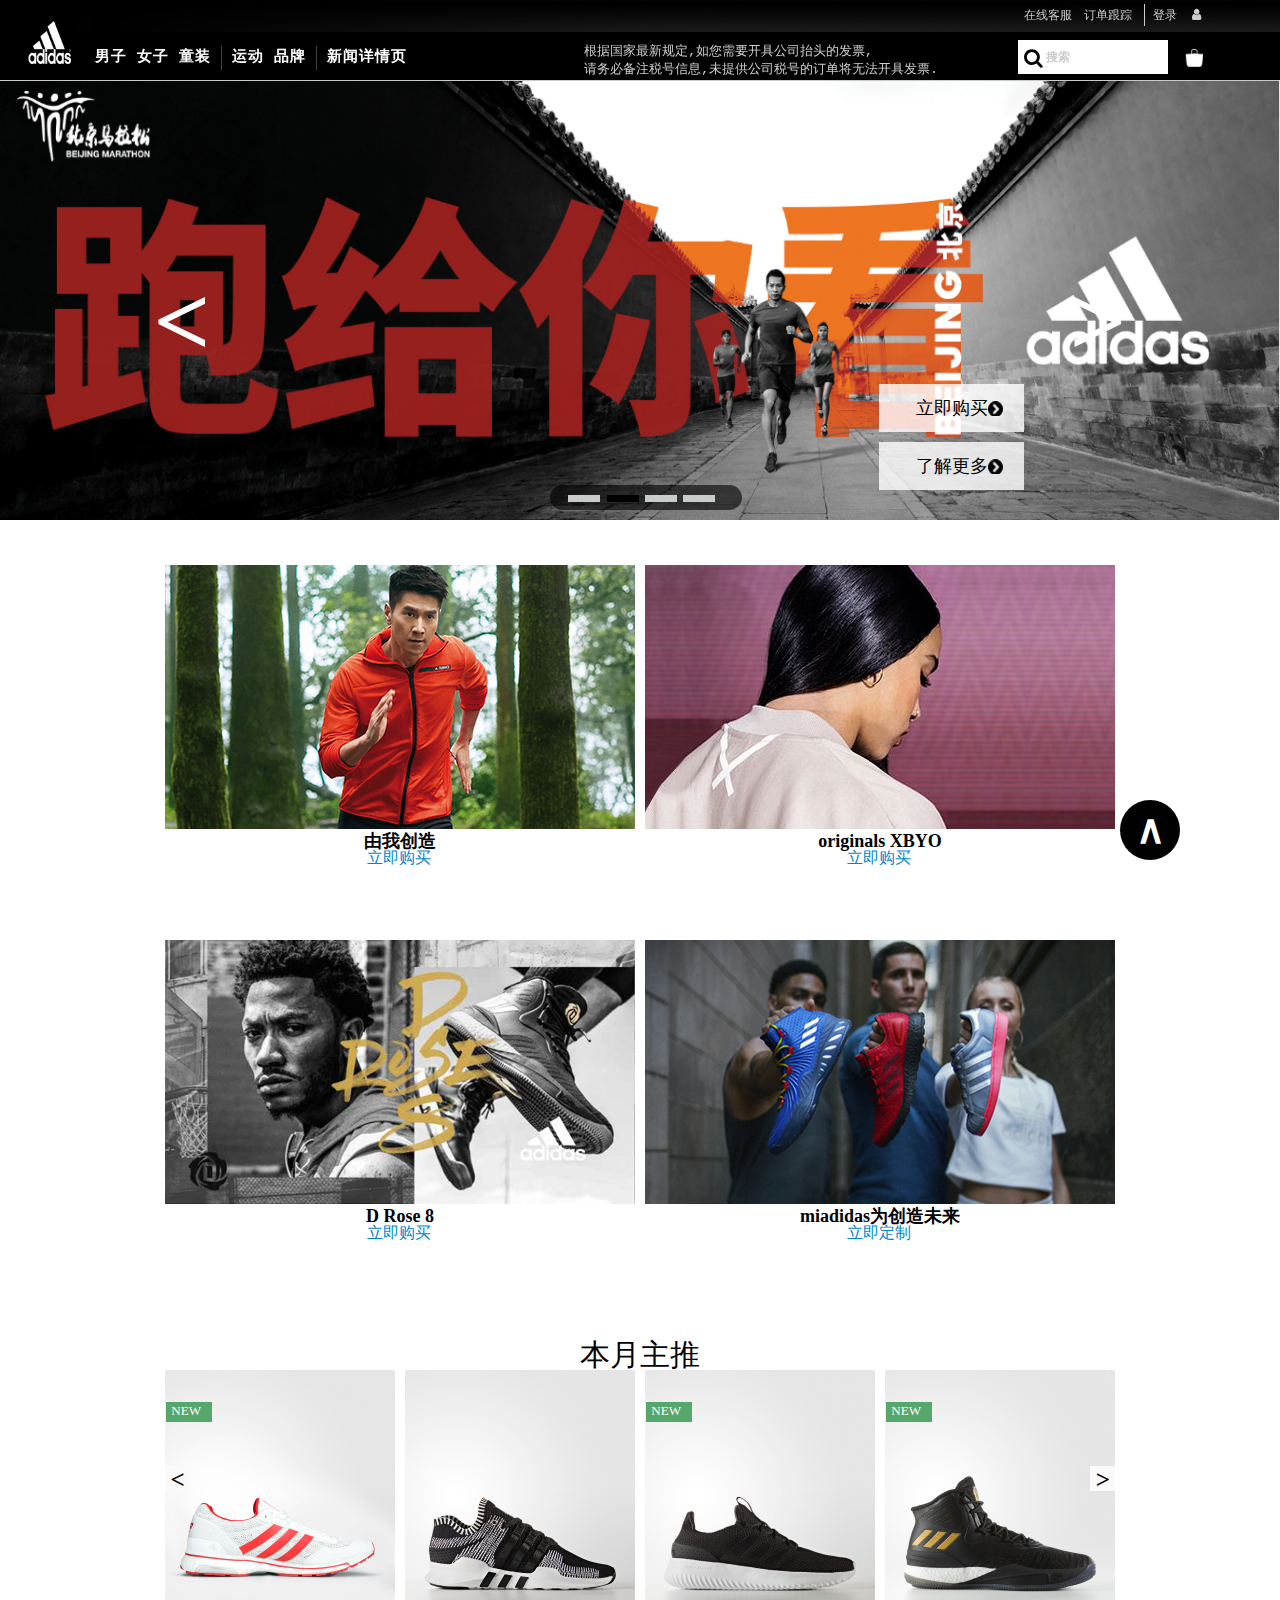
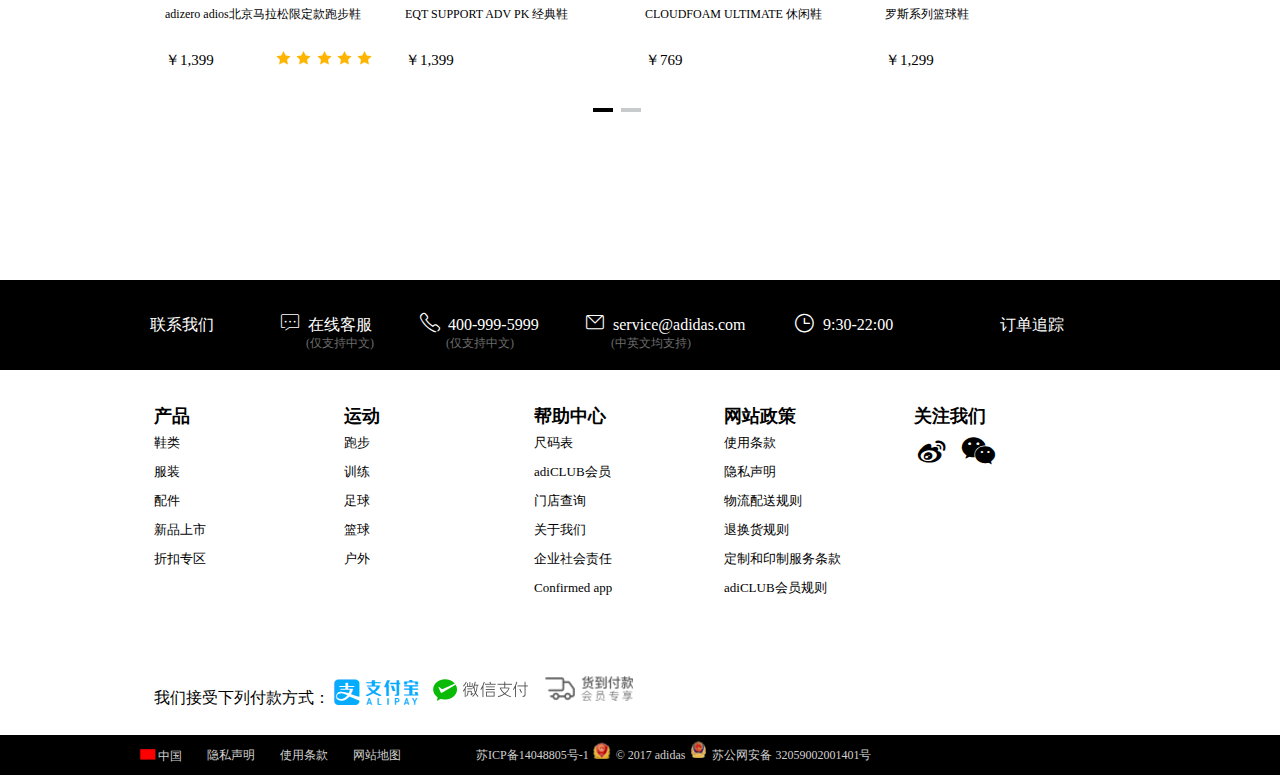
<file: index.html>
<!DOCTYPE html>
<html lang="en">
<head>
	<meta charset="UTF-8">
	<title>阿迪达斯官方商城</title>
	<!-- <link rel="stylesheet" href="bootstrap.css"> -->
	<link rel="stylesheet" href="css/font-awesome.css">
	<link rel="stylesheet" href="icomoon/style.css">
	<link rel="shortcut icon" href="images/index/adidas.ico">
	<link rel="stylesheet" href="css/common/common.css">
	<link rel="stylesheet" href="css/index.css">
</head>
<script src='js/index.js'></script>
<body>
	<header>
		<section class="headerleft">
			<a href="index.html"><img src="images/logo.png" alt=""></a>
		</section>
		<section class="headerright">
			<section class="righttop">
				<ul>
					<li><a href="">在线客服</a></li>
					<li><a href="">订单跟踪</a></li>
					<li>
						<a href="login.html">登录</a>
						<i class="fa fa-user" aria-hidden="true"></i>
					</li>
				</ul>
			</section>
			<section class="rightbottom">
				<section class="bottomleft">
					<ul>
						<li><a href="man.html">男子</a>
							<ul>
								<li>
									<dl>
										<dt><a href="">最新活动</a></dt>
										<dd><a href="">新品上市</a></dd>
										<dd><a href="">创作你的专属Adilette</a></dd>
										<dd><a href=""> 跑步|UltraBOOST X</a></dd>
										<dd><a href="">Originals|ICONS</a></dd>
										<dd><a href="">adidas neo|生来好动</a></dd>
										<dd><a href="">训练|由我创造</a></dd>
										<dd><a href="">miadidas 个性化定制</a></dd>
										<dd><a href="">折扣专区</a></dd>
										<dd><a href="">全部男子产品</a></dd>
									</dl>
								</li>
								<li>
									<dl>
										<dt><a href="">鞋类</a></dt>
										<dd><a href="">Originals</a></dd>
										<dd><a href="">adidas neo</a></dd>
										<dd><a href="">足球</a></dd>
										<dd><a href="">篮球</a></dd>
										<dd><a href="">训练</a></dd>
										<dd><a href="">跑步</a></dd>
										<dd><a href="">户外</a></dd>
										<dd><a href="">网球</a></dd>
										<dd><a href="">全部男子鞋</a></dd>
									</dl>
								</li>
								<li>
								    <dl>
										<dt><a href="">服饰类</a></dt>
										<dd><a href="">紧身裤</a></dd>
										<dd><a href="">短袖上衣</a></dd>
										<dd><a href="">长袖上衣</a></dd>
										<dd><a href="">茄克/外套</a></dd>
										<dd><a href="">下装</a></dd>
										<dd><a href="">棉服/羽绒服</a></dd>
										<dd><a href="">全部男子服饰</a></dd>
									</dl>
								</li>
								<li>
									<dl>
										<dt><a href="">附配件类</a></dt>
										<dd><a href="">袜子</a></dd>
										<dd><a href="">帽子/手套/围巾</a></dd>
										<dd><a href="">背包/拎包/肩包/电脑包</a></dd>
										<dd><a href="">茄克/外套</a></dd>
										<dd><a href="">手表</a></dd>
										<dd><a href="">球类</a></dd>
										<dd><a href="">全部男子配件</a></dd>
									</dl>
								</li>
								<li>
									<dl>
										<dt><a href="">运动分类</a></dt>
										<dd><a href="">足球</a></dd>
										<dd><a href="">篮球</a></dd>
										<dd><a href="">训练</a></dd>
										<dd><a href="">跑步</a></dd>
										<dd><a href="">户外</a></dd>
										<dd><a href="">网球</a></dd>
										<dd><a href="">游泳</a></dd>
										<dd><a href="">高尔夫</a></dd>
										<dd><a href="">全部男子运动</a></dd>
									</dl>
								</li>
							</ul>
						</li>
						<li><a href="">女子</a>
							<ul>
								<li>
									<dl>
										<dt><a href="">最新活动</a></dt>
										<dd><a href="">新品上市</a></dd>
										<dd><a href="">创作你的专属Adilette</a></dd>
										<dd><a href=""> 跑步|UltraBOOST X</a></dd>
										<dd><a href="">Originals|ICONS</a></dd>
										<dd><a href="">adidas neo|领取热巴福利</a></dd>
										<dd><a href="">训练|由我创造</a></dd>
										<dd><a href="">miadidas 个性化定制</a></dd>
										<dd><a href="">折扣专区</a></dd>
										<dd><a href="">全部女子产品</a></dd>
									</dl>
								</li>
								<li>
									<dl>
										<dt><a href="">鞋类</a></dt>
										<dd><a href="">Originals</a></dd>
										<dd><a href="">adidas neo</a></dd>
										<dd><a href="">训练</a></dd>
										<dd><a href="">跑步</a></dd>
										<dd><a href="">户外</a></dd>
										<dd><a href="">网球</a></dd>
										<dd><a href="">全部女子鞋</a></dd>
									</dl>
								</li>
								<li>
								    <dl>
										<dt><a href="">服饰类</a></dt>
										<dd><a href="">紧身裤</a></dd>
										<dd><a href="">运动胸衣</a></dd>
										<dd><a href="">短袖上衣</a></dd>
										<dd><a href="">长袖上衣</a></dd>
										<dd><a href="">茄克/外套</a></dd>
										<dd><a href="">短裙/连衣裙</a></dd>
										<dd><a href="">下装</a></dd>
										<dd><a href="">棉服/羽绒服</a></dd>
										<dd><a href="">泳衣/泳裤</a></dd>
										<dd><a href="">全部女子服饰</a></dd>
									</dl>
								</li>
								<li>
									<dl>
										<dt><a href="">附配件类</a></dt>
										<dd><a href="">袜子</a></dd>
										<dd><a href="">帽子/手套/围巾</a></dd>
										<dd><a href="">背包/拎包/肩包/电脑包</a></dd>
										<dd><a href="">茄克/外套</a></dd>
										<dd><a href="">手表</a></dd>
										<dd><a href="">全部女子配件</a></dd>
									</dl>
								</li>
								<li>
									<dl>
										<dt><a href="">运动分类</a></dt>
										<dd><a href="">足球</a></dd>
										<dd><a href="">训练</a></dd>
										<dd><a href="">跑步</a></dd>
										<dd><a href="">户外</a></dd>
										<dd><a href="">网球</a></dd>
										<dd><a href="">游泳</a></dd>
										<dd><a href="">高尔夫</a></dd>
										<dd><a href="">全部女子运动</a></dd>
									</dl>
								</li>
							</ul>
						</li>
						<li><a href="babyProducts.html">童装</a>
							<ul>
								<li>
									<dl>
										<dt><a href="">最新活动</a></dt>
										<dd><a href="">新品上市</a></dd>
										<dd><a href="">运动表现</a></dd>
										<dd><a href="">Originals</a></dd>
										<dd><a href="">全部婴童产品</a></dd>
									</dl>
								</li>
								<li>
									<dl>
										<dt><a href="">大童（8-12岁）</a></dt>
										<dd><a href="">男大童：鞋类</a></dd>
										<dd><a href="">女大童：鞋类</a></dd>
										<dd><a href="">男大童：服装</a></dd>
										<dd><a href="">女大童：服装</a></dd>
										<dd><a href="">全部大童（8-12岁）产品</a></dd>
									</dl>
								</li>
								<li>
								    <dl>
										<dt><a href="">小童（4-8岁）</a></dt>
										<dd><a href="">男小童：鞋类</a></dd>
										<dd><a href="">女小童：鞋类</a></dd>
										<dd><a href="">男小童：服装</a></dd>
										<dd><a href="">女小童：服装</a></dd>
										<dd><a href="">箱包附配件</a></dd>
										<dd><a href="">全部小童（4-8岁）产品</a></dd>
									</dl>
								</li>
								<li>
									<dl>
										<dt><a href="">婴幼儿</a></dt>
										<dd><a href="">男婴童：鞋类</a></dd>
										<dd><a href="">女婴童：鞋类</a></dd>
										<dd><a href="">男婴童：服装</a></dd>
										<dd><a href="">女婴童：服装</a></dd>
										<dd><a href="">箱包附配件</a></dd>
										<dd><a href="">全部小童配件</a></dd>
									</dl>
								</li>
							</ul>
						</li>
						<span class="headDivid">|</span>
						<li><a href="football.html">运动</a>
						<ul>
							<li>
								<dl>
									<dt><a href=""><img src="images/adidas.jpg" alt="">跑步</a></dt>
									<div><a href=""><img src="images/sports1.jpg" alt=""></a></div>
									<dd><a href=""></a></dd>
									<dd><a href="">跑步鞋</a></dd>
									<dd><a href="">跑步服饰</a></dd>
									<dd><a href="">UltraBOOST</a></dd>
									<dd><a href="">PureBOOST</a></dd>
									<dd><a href="">Alpha Bounce</a></dd>
									<dd><a href="">全部跑步产品</a></dd>
								</dl>
							</li>
							<li>
								<dl>
									<dt><a href=""><img src="images/adidas.jpg" alt="">训练</a></dt>
									<div><a href=""><img src="images/sports2.jpg" alt=""></a></div>
									<dd><a href=""></a></dd>
									<dd><a href="">训练鞋</a></dd>
									<dd><a href="">训练鞋服装</a></dd>
									<dd><a href="">运动装备</a></dd>
									<dd><a href="">adidas X Wanderlust</a></dd>
									<dd><a href="">运动胸衣/紧身裤</a></dd>
									<dd><a href="">全部训练产品</a></dd>
								</dl>
							</li>
							<li>
							    <dl>
									<dt><a href="football.html"><img src="images/adidas.jpg" alt="">足球</a></dt>
									<div><a href="football.html"><img src="images/sports3.jpg" alt=""></a></div>
									<dd><a href="football.html"></a></dd>
									<dd><a href="football.html">足球鞋</a></dd>
									<dd><a href="football.html">足球服装</a></dd>
									<dd><a href="football.html">运动装备</a></dd>
									<dd><a href="football.html">全部足球产品</a></dd>
								</dl>
							</li>
							<li>
								<dl>
									<dt><a href=""><img src="images/adidas.jpg" alt="">篮球</a></dt>
									<div><a href=""><img src="images/sports4.jpg" alt=""></a></div>
									<dd><a href=""></a></dd>
									<dd><a href="">篮球鞋</a></dd>
									<dd><a href="">篮球服装</a></dd>
									<dd><a href="">James Harden</a></dd>
									<dd><a href="">全部篮球产品</a></dd>
								</dl>
							</li>
							<li>
								<dl>
									<dt><a href=""><img src="images/adidas.jpg" alt="">户外</a></dt>
									<div><a href=""><img src="images/sports5.jpg" alt=""></a></div>
									<dd><a href=""></a></dd>
									<dd><a href="">户外鞋</a></dd>
									<dd><a href="">户外服饰</a></dd>
									<dd><a href="">运动装备</a></dd>
									<dd><a href="">户外多功能运动</a></dd>
									<dd><a href="">户外徒步系列</a></dd>
									<dd><a href="">全部户外产品</a></dd>
								</dl>
							</li>
						</ul>
						</li>
						<li><a href="Origunals.html">品牌</a>
						<ul>
							<li>
								<dl>
									<dt><a href="Origunals/Origunals.html"><img src="images/pinpai1.png" alt=""></a></dt>
									<div><a href="Origunals/Origunals.html"><img src="images/pinpai11.jpg" alt=""></a></div>
									<dd><a href="Origunals/Origunals.html"></a></dd>
									<dd><a href="Origunals/Origunals.html">鞋类</a></dd>
									<dd><a href="Origunals/Origunals.html">服装</a></dd>
									<dd><a href="Origunals/Origunals.html">附配件</a></dd>
									<dd><a href="Origunals/Origunals.html">CRAZY ADV</a></dd>
									<dd><a href="Origunals/Origunals.html">SWIFT</a></dd>
									<dd><a href="Origunals/Origunals.html">全部adidas Originals系列</a></dd>
								</dl>
							</li>
							<li>
								<dl>
									<dt><a href=""><img src="images/pinpai2.png" alt="">训练</a></dt>
									<div><a href=""><img src="images/pinpai22.jpg" alt=""></a></div>
									<dd><a href=""></a></dd>
									<dd><a href="">男子服饰</a></dd>
									<dd><a href="">女子服饰</a></dd>
									<dd><a href="">新品上市</a></dd>
									<dd><a href="">Z.N.E</a></dd>
									<dd><a href="">武极</a></dd>
									<dd><a href="">全部adidas athletics系列</a></dd>
								</dl>
							</li>
							<li>
							    <dl>
									<dt><a href=""><img src="images/pinpai3.png" alt="">足球</a></dt>
									<div><a href=""><img src="images/pinpai33.jpg" alt=""></a></div>
									<dd><a href=""></a></dd>
									<dd><a href="">鞋类</a></dd>
									<dd><a href="">服装</a></dd>
									<dd><a href="">附配件</a></dd>
									<dd><a href="">全部adidas neo系列</a></dd>
								</dl>
							</li>
							<li>
								<dl>
									<dt><a href=""><img src="images/pinpai4.png" alt="">篮球</a></dt>
									<div><a href=""><img src="images/pinpai44.jpg" alt=""></a></div>
									<dd><a href=""></a></dd>
									<dd><a href="">鞋类</a></dd>
									<dd><a href="">服装</a></dd>
									<dd><a href="">PureBOOST</a></dd>
									<dd><a href="">全部adidas neo系列</a></dd>
								</dl>
							</li>
							<li>
								<dl>
									<dt><a href="">精选系列</a></dt>
									<dd><a href="">CRAZY ADV</a></dd>
									<dd><a href="">EQT</a></dd>
									<dd><a href="">SWIFT</a></dd>
									<dd><a href="">STAN PHARRELL</a></dd>
								</dl>
							</li>
						</ul>
						</li>
						<span class="headDivid">|</span>
						<li><a href="newsDetails.html">新闻详情页</a>
						<ul>
							<li>
								<dl>
									<dt><a href=""><img src="images/dingzhi1.jpg" alt=""></a></dt>
									<div><a href=""><img src="images/dingzhi11.jpg" alt=""></a></div>
									<dd><a href=""></a></dd>
									<dd><a href="">Swift Runner</a></dd>
									<dd><a href="">Stan Smith</a></dd>
									<dd><a href="">EQT</a></dd>
									<dd><a href="">Superstar</a></dd>
									<dd><a href="">Spezial</a></dd>
									<dd><a href="">全部originals定制产品</a></dd>
								</dl>
							</li>
							<li>
								<dl>
									<dt><a href=""><img src="images/dingzhi2.jpg" alt="">训练</a></dt>
									<div><a href=""><img src="images/dingzhi22.jpg" alt=""></a></div>
									<dd><a href=""></a></dd>
									<dd><a href="">Pure Boost</a></dd>
									<dd><a href="">Adizero Adios</a></dd>
									<dd><a href="">Energy Cloud</a></dd>
									<dd><a href="">Z.N.E</a></dd>
									<dd><a href="">Supernova</a></dd>
									<dd><a href="">全部跑步定制产品</a></dd>
								</dl>
							</li>
							<li>
							    <dl>
									<dt><a href=""><img src="images/dingzhi3.jpg" alt="">足球</a></dt>
									<div><a href=""><img src="images/dingzhi33.jpg" alt=""></a></div>
									<dd><a href=""></a></dd>
									<dd><a href="">Dame 3</a></dd>
									<dd><a href="">D Rose 7</a></dd>
									<dd><a href="">Crazy Explosive</a></dd>
									<dd><a href="">全部篮球定制产品</a></dd>
								</dl>
							</li>
							<li>
								<dl>
									<dt><a href="">其他</a></dt>
									<dd><a href=""><img src="images/other.gif" alt=""></dd>
									<dd><a href=""></a></dd>
									<dd><a href="">Explore miadidas</a></dd>
									<dd><a href="">Flip Flops</a></dd>
									<dd><a href="">所有男子定制产品</a></dd>
									<dd><a href="">所有女子定制产品</a></dd>
									<dd><a href="">男子个性印制产品</a></dd>
									<dd><a href="">女子个性印制产品</a></dd>
								</dl>
							</li>
						</ul>
						</li>
				</ul>
				</section>
				<section class="bottommiddle">
					<pre>
	  根据国家最新规定,如您需要开具公司抬头的发票, 
	  请务必备注税号信息,未提供公司税号的订单将无法开具发票.
					</pre>
				</section>
				<section class="bottomright">
					<section class="searchinput">
						<i class="fa fa-search" aria-hidden="true"></i>
						<input type="text" id="header_search" value="搜索">
						<a href="shopping.html"><img src="images/bag.png" alt="" id="shopping_icon"></a>
					</section>
				</section>
			</section>
		</section>
	</header>
	<div class="banner" id="bannerT">
	    <div class="slider">
	        <div class="slider-main">
	            <div class="slider-main-img"><a href="#"><img src="images/index/banner1.png" alt=""/ class="img"></a>
	            	<ul class="option1">
	            		<li class="li1">立即购买<img src="images/index/right.png" alt="" class="img1"></li>
	            		<li class="li1">了解更多<img src="images/index/right.png" alt="" class="img1"></li>
	            	</ul>
	            </div>
	            <div class="slider-main-img"><a href="#"><img src="images/index/banner2.png" alt=""/ class="img"></a>
	            	<ul class="option2">
	            		<li class="li2">立即购买<img src="images/index/right.png" alt="" class="img1"></li>
	            		<li class="li2">了解更多<img src="images/index/right.png" alt="" class="img1"></li>
	            	</ul>
	            </div>
	            <div class="slider-main-img"><a href="#"><img src="images/index/banner3.png" alt=""/ class="img"></a>
	            	<ul class="option3">
	            		<li class="li3">立即购买<img src="images/index/right.png" alt="" class="img1"></li>
	            		<li class="li3">定制你心跳<img src="images/index/right.png" alt="" class="img1"></li>
	            	</ul>
	            </div>
	            <div class="slider-main-img"><a href="#"><img src="images/index/banner4.png" alt=""/ class="img"></a>
	            	<ul class="option4">
	            		<li class="li4">立即购买<img src="images/index/right.png" alt="" class="img1"></li>
	            		<li class="li4">了解更多<img src="images/index/right.png" alt="" class="img1"></li>
	            	</ul>
	            </div>
	        </div>
	        <div class="slider-ctrl">
	            <span class="slider-ctrl-prev"><</span>
				<!-- <span class="slider-ctrl-con current"></span>
				<span class="slider-ctrl-con"></span>
				<span class="slider-ctrl-con"></span>
				<span class="slider-ctrl-con"></span> -->
	            <span class="slider-ctrl-next">></span>
	        </div>
	        <div class="conbg"></div>
	    </div>
	</div>
	    	<div class="container">
	    		<div class="product">
	    			<div class="producttop">
						<div>
							<img src="images/index/product1.jpg" alt="">
							<p>由我创造</p>
							<span>立即购买</span>
						</div>
						<div>
							<img src="images/index/product2.jpg" alt="">
							<p>originals XBYO</p>
							<span>立即购买</span>
						</div>
	    			</div>
	    			<div class="productbottom">
						<div>
							<img src="images/index/product3.jpg" alt="">
							<p>D Rose 8</p>
							<span>立即购买</span>
						</div>
						<div>
							<img src="images/index/product4.jpg" alt="">
							<p>miadidas为创造未来</p>
							<span>立即定制</span>
						</div>
	    			</div>
	    		</div>
	    	</div>
	<div class="container main">
	    <h2>本月主推</h2>
				<div class="mainpush">
					<div id="mainleft"><span><</span></div>
					<div id="mainright"><span>></span></div>
					<div class="main product1">
						<div>
							<img src="images/index/main1.jpg" alt="">
							<div><span>NEW</span></div>
							<span>adizero adios北京马拉松限定款跑步鞋</span>
							<span>￥1,399</span>
							<img src="images/index/star.png" alt="">
						</div>
						<div>
							<img src="images/index/main2.jpg" alt="">
							
							<span>EQT SUPPORT ADV PK 经典鞋</span>
							<span>￥1,399</span>
						</div>
						<div>
							<img src="images/index/main3.jpg" alt="">
							<div><span>NEW</span></div>
							<span>CLOUDFOAM ULTIMATE 休闲鞋</span>
							<span>￥769</span>
						</div>
						<div>
							<img src="images/index/main4.jpg" alt="">
							<div><span>NEW</span></div>
							<span>罗斯系列篮球鞋</span>
							<span>￥1,299</span>
						</div>
					</div>
					<div class="main product2 hidden">
						<div>
							<img src="images/index/main5.jpg" alt="">
							<div><span>NEW</span></div>
							<span>NEMEZIZ MESSI 17+ 360AGILITY 足球鞋</span>
							<span>￥2,017</span>
						</div>
						<div>
							<img src="images/index/main6.jpg" alt="">
							<div class="fasion"><span>个性印制</span></div>
							<span>针织夹克</span>
							<span>￥1,299</span>
							<img src="images/index/star.png" alt="">
						</div>
						<div>
							<img src="images/index/main7.jpg" alt="">
							<div class="fasion"><span>个性印制</span></div>
							<span>针织夹克</span>
							<span>￥749</span>
							<img src="images/index/star.png" alt="">
						</div>
						<div>
							<img src="images/index/main8.jpg" alt="">
							<div><span>NEW</span></div>
							<span>户外抓绒茄克</span>
							<span>￥799</span>
						</div>
					</div>
						<span class="main-slider change" id="slider1"></span>
						<span class="main-slider" id="slider2"></span>
				</div>
	</div>
	<footer>
		<div class="footer-top">
			<ul>
				<li>联系我们</li>
				<li><span class="icon-liaotian"></span>&nbsp;&nbsp;<a href="">在线客服</a><p>(仅支持中文)</p></li>
				<li><span class="icon-dianhua"></span>&nbsp;&nbsp;<span>400-999-5999</span><p>(仅支持中文)</p></li>
				<li><span class="icon-youjian"></span>&nbsp;&nbsp;<span>service@adidas.com</span><p>(中英文均支持)</p></li>
				<li><span class="icon-shijianzhongbiao"></span>&nbsp;&nbsp;<span>9:30-22:00</span></li>
				<li><a href="">订单追踪</a></li>
			</ul>
		</div>
		<div class="container2">
			<div class="footer-middle">
				<ul>
					<h3>产品</h3>
					<li><a href="">鞋类</a></li>
					<li><a href="">服装</a></li>
					<li><a href="">配件</a></li>
					<li><a href="">新品上市</a></li>
					<li><a href="">折扣专区</a></li>
				</ul>
				<ul>
					<h3>运动</h3>
					<li><a href="">跑步</a></li>
					<li><a href="">训练</a></li>
					<li><a href="">足球</a></li>
					<li><a href="">篮球</a></li>
					<li><a href="">户外</a></li>
				</ul>
				<ul>				
					<h3>帮助中心</h3>
					<li><a href="">尺码表</a></li>
					<li><a href="">adiCLUB会员</a></li>
					<li><a href="">门店查询</a></li>
					<li><a href="">关于我们</a></li>
					<li><a href="">企业社会责任</a></li>
					<li><a href="">Confirmed app</a></li>
				</ul>
				<ul>					
					<h3>网站政策</h3>
					<li><a href="">使用条款</a></li>
					<li><a href="">隐私声明</a></li>
					<li><a href="">物流配送规则</a></li>
					<li><a href="">退换货规则</a></li>
					<li><a href="">定制和印制服务条款</a></li>
					<li><a href="">adiCLUB会员规则</a></li>
				</ul>
				<ul>
					<h3>关注我们</h3>
					<span class="icon-weibo"></span>&nbsp;&nbsp;
					<span class="icon-icon-"></span>
					<img src="images/weixin.png" alt="" id="footer_weixin">					
				</ul>
				<ul class="footer-middle-bottom">
					<li>我们接受下列付款方式：</li>
					<span class="icon-zhifubao"></span>
					<img src="images/weixinpay.png" alt="">
					<img src="images/payment.png" alt="">
				</ul>
			</div>
		</div>
		<div class="footer-bottom">
			<div class="container2">
				<ul>
					<li><a href=""><span class="icon-CHN"></span>  中国</a></li>
					<li><a href="">隐私声明</a></li>
					<li><a href="">使用条款</a></li>
					<li><a href="">网站地图</a></li>
				</ul>
				<div id="police_info">
					<span>苏ICP备14048805号-1 </span>
					<a href=""><img src="images/guohui.png" alt=""></a>
					<span>© 2017 adidas</span>
					<a href=""><img src="images/gongan.png" alt=""></a>
					<a href="">苏公网安备 32059002001401号</a>
				</div>
			</div>
		</div>
	</footer>
	<a id="backTop" >∧</a>
	<script src="js/common.js"></script>
</body>
</html>
</file>
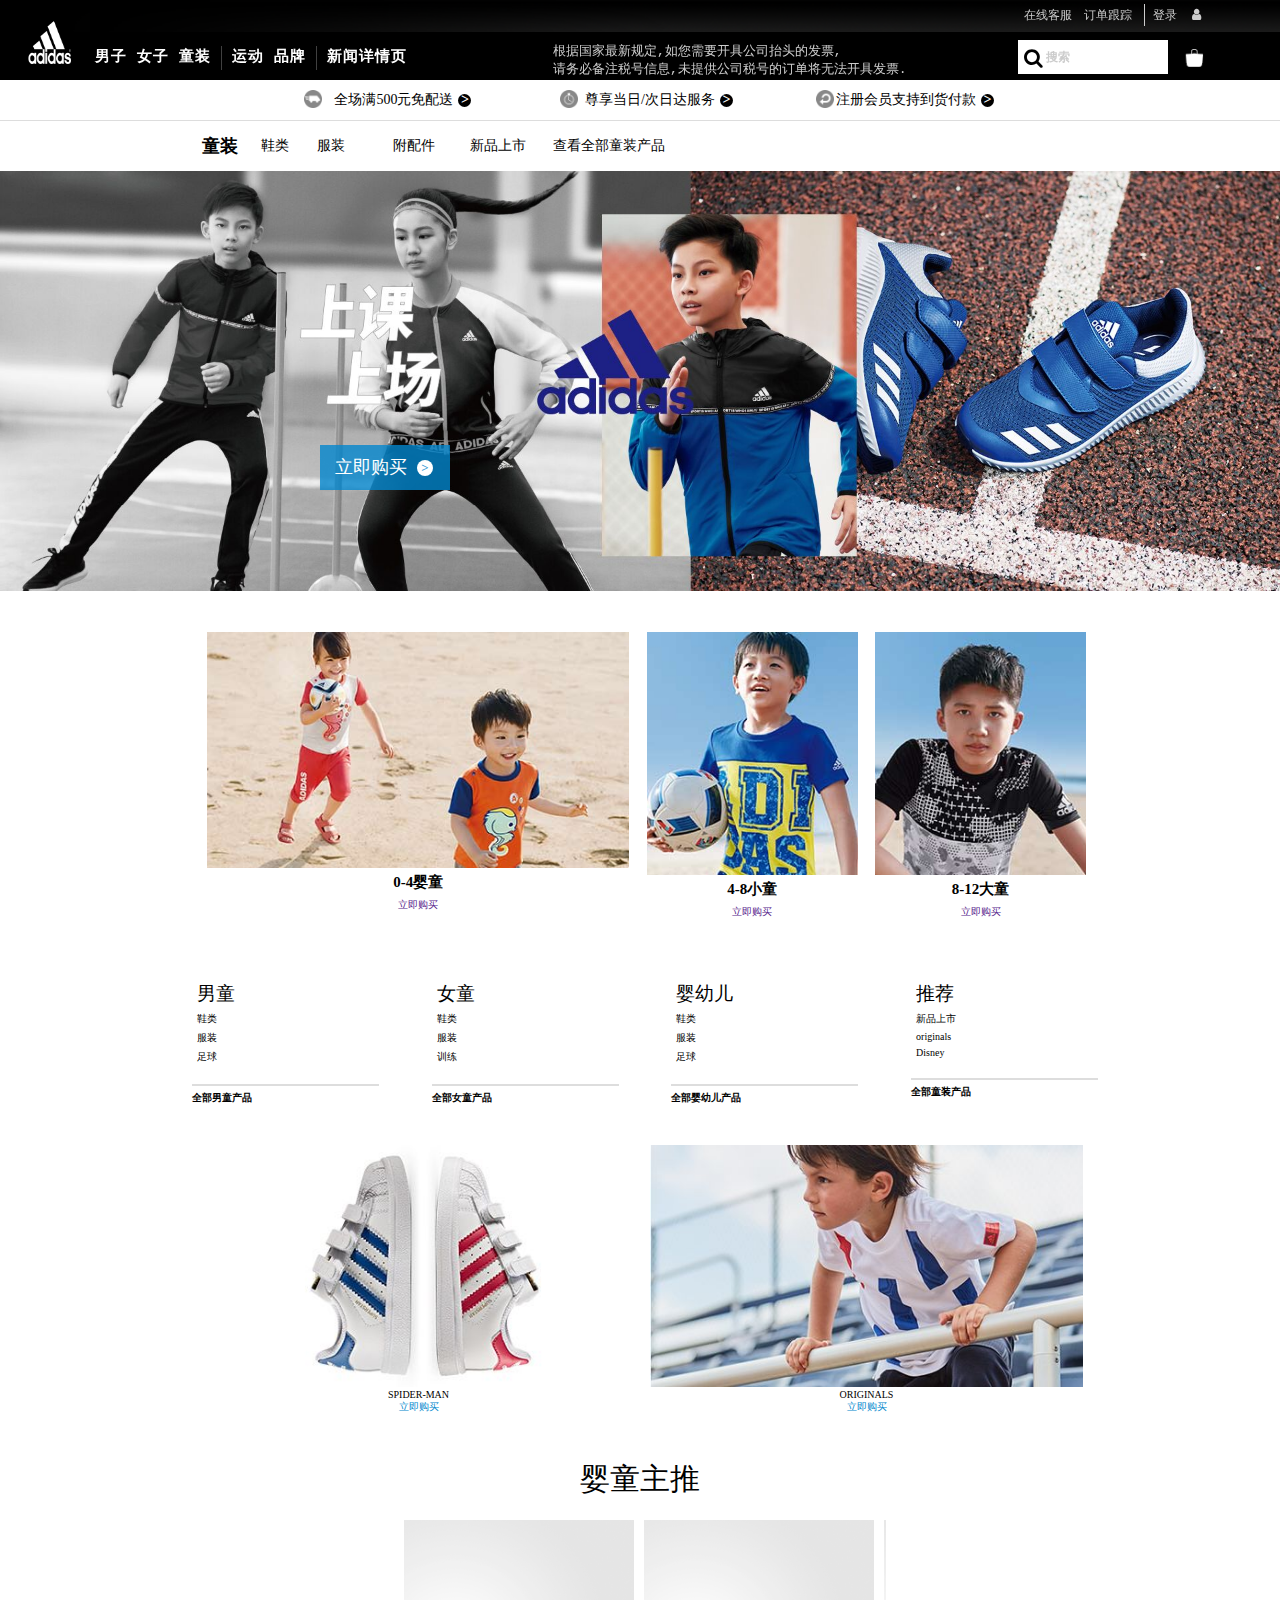
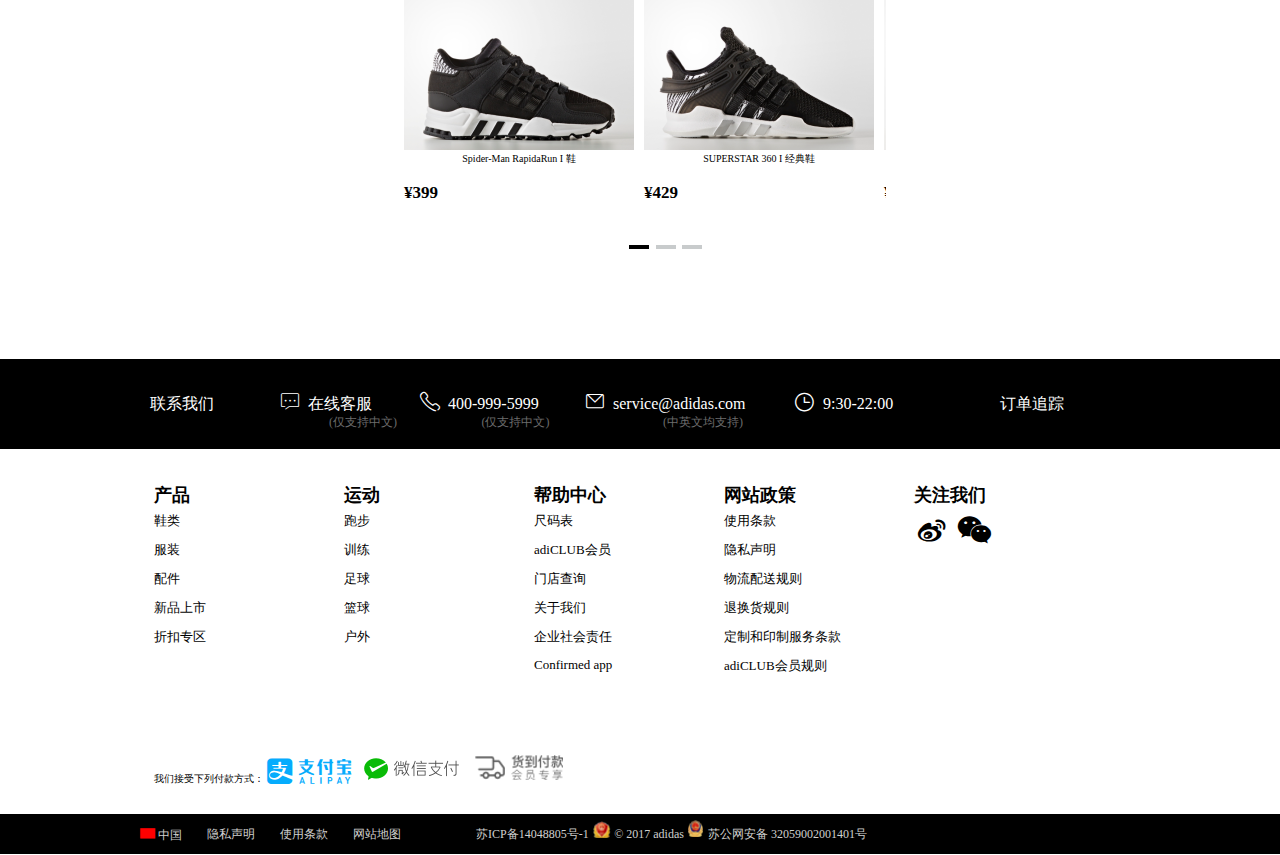
<file: babyProducts.html>
<!DOCTYPE html>
<html lang="en">
<head>
	<meta charset="UTF-8">
	<title>阿迪达斯官方商城</title>
	<meta name="nine-maoweiling" content="">
	<meta name="keywords" content="adidas,阿迪达斯,阿迪达斯中国, adidas 中国,阿迪达斯官方旗舰店,adidas官方旗舰店,adidas三叶草,adidas Originals,三叶草,足球,篮球,网球,adidas鞋,阿迪达斯鞋,adidas服饰,阿迪达斯服饰,阿迪达斯足球,跑步,训练,SLVR,户外,NEO,滑板,Porsche Design,高尔夫,STELLA MCCARTNEY">
	<meta name="description" content="欢迎来到adidas 阿迪达斯中国官方旗舰店！在线销售足球、跑步、篮球、训练、网球、户外、高尔夫、adidas by Stella McCartney系列运动装备，及adidas Originals、NEO、SLVR经典休闲时尚产品。">
	<link rel="stylesheet" href="css/babyProducts.css">
	<!-- [if lt IE 9]
      <script src="lib/html5shiv/html5shiv.min.js"></script>
      <script src="lib/respond/respond.min.js"></script>
    [endif] -->
   <link rel="shortcut icon" href="images/favicon.ico">
	<link rel="stylesheet" href="css/common/common.css">
	<link rel="stylesheet" href="css/font-awesome.css">
	<link rel="stylesheet" href="icomoon/style.css">
</head>
<body>
  <!-- 第一个板块：固定的头部板块 -->
  <header>
      <section class="headerleft">
        <a href="index.html"><img src="images/logo.png" alt=""></a>
      </section>
      <section class="headerright">
        <section class="righttop">
          <ul>
            <li><a href="">在线客服</a></li>
            <li><a href="">订单跟踪</a></li>
            <li>
              <a href="login.html">登录</a>
              <i class="fa fa-user" aria-hidden="true"></i>
            </li>
          </ul>
        </section>
        <section class="rightbottom">
          <section class="bottomleft">
            <ul>
              <li><a href="man.html">男子</a>
                <ul>
                  <li>
                    <dl>
                      <dt><a href="">最新活动</a></dt>
                      <dd><a href="">新品上市</a></dd>
                      <dd><a href="">创作你的专属Adilette</a></dd>
                      <dd><a href=""> 跑步|UltraBOOST X</a></dd>
                      <dd><a href="">Originals|ICONS</a></dd>
                      <dd><a href="">adidas neo|生来好动</a></dd>
                      <dd><a href="">训练|由我创造</a></dd>
                      <dd><a href="">miadidas 个性化定制</a></dd>
                      <dd><a href="">折扣专区</a></dd>
                      <dd><a href="">全部男子产品</a></dd>
                    </dl>
                  </li>
                  <li>
                    <dl>
                      <dt><a href="">鞋类</a></dt>
                      <dd><a href="">Originals</a></dd>
                      <dd><a href="">adidas neo</a></dd>
                      <dd><a href="">足球</a></dd>
                      <dd><a href="">篮球</a></dd>
                      <dd><a href="">训练</a></dd>
                      <dd><a href="">跑步</a></dd>
                      <dd><a href="">户外</a></dd>
                      <dd><a href="">网球</a></dd>
                      <dd><a href="">全部男子鞋</a></dd>
                    </dl>
                  </li>
                  <li>
                      <dl>
                      <dt><a href="">服饰类</a></dt>
                      <dd><a href="">紧身裤</a></dd>
                      <dd><a href="">短袖上衣</a></dd>
                      <dd><a href="">长袖上衣</a></dd>
                      <dd><a href="">茄克/外套</a></dd>
                      <dd><a href="">下装</a></dd>
                      <dd><a href="">棉服/羽绒服</a></dd>
                      <dd><a href="">全部男子服饰</a></dd>
                    </dl>
                  </li>
                  <li>
                    <dl>
                      <dt><a href="">附配件类</a></dt>
                      <dd><a href="">袜子</a></dd>
                      <dd><a href="">帽子/手套/围巾</a></dd>
                      <dd><a href="">背包/拎包/肩包/电脑包</a></dd>
                      <dd><a href="">茄克/外套</a></dd>
                      <dd><a href="">手表</a></dd>
                      <dd><a href="">球类</a></dd>
                      <dd><a href="">全部男子配件</a></dd>
                    </dl>
                  </li>
                  <li>
                    <dl>
                      <dt><a href="">运动分类</a></dt>
                      <dd><a href="">足球</a></dd>
                      <dd><a href="">篮球</a></dd>
                      <dd><a href="">训练</a></dd>
                      <dd><a href="">跑步</a></dd>
                      <dd><a href="">户外</a></dd>
                      <dd><a href="">网球</a></dd>
                      <dd><a href="">游泳</a></dd>
                      <dd><a href="">高尔夫</a></dd>
                      <dd><a href="">全部男子运动</a></dd>
                    </dl>
                  </li>
                </ul>
              </li>
              <li><a href="">女子</a>
                <ul>
                  <li>
                    <dl>
                      <dt><a href="">最新活动</a></dt>
                      <dd><a href="">新品上市</a></dd>
                      <dd><a href="">创作你的专属Adilette</a></dd>
                      <dd><a href=""> 跑步|UltraBOOST X</a></dd>
                      <dd><a href="">Originals|ICONS</a></dd>
                      <dd><a href="">adidas neo|领取热巴福利</a></dd>
                      <dd><a href="">训练|由我创造</a></dd>
                      <dd><a href="">miadidas 个性化定制</a></dd>
                      <dd><a href="">折扣专区</a></dd>
                      <dd><a href="">全部女子产品</a></dd>
                    </dl>
                  </li>
                  <li>
                    <dl>
                      <dt><a href="">鞋类</a></dt>
                      <dd><a href="">Originals</a></dd>
                      <dd><a href="">adidas neo</a></dd>
                      <dd><a href="">训练</a></dd>
                      <dd><a href="">跑步</a></dd>
                      <dd><a href="">户外</a></dd>
                      <dd><a href="">网球</a></dd>
                      <dd><a href="">全部女子鞋</a></dd>
                    </dl>
                  </li>
                  <li>
                      <dl>
                      <dt><a href="">服饰类</a></dt>
                      <dd><a href="">紧身裤</a></dd>
                      <dd><a href="">运动胸衣</a></dd>
                      <dd><a href="">短袖上衣</a></dd>
                      <dd><a href="">长袖上衣</a></dd>
                      <dd><a href="">茄克/外套</a></dd>
                      <dd><a href="">短裙/连衣裙</a></dd>
                      <dd><a href="">下装</a></dd>
                      <dd><a href="">棉服/羽绒服</a></dd>
                      <dd><a href="">泳衣/泳裤</a></dd>
                      <dd><a href="">全部女子服饰</a></dd>
                    </dl>
                  </li>
                  <li>
                    <dl>
                      <dt><a href="">附配件类</a></dt>
                      <dd><a href="">袜子</a></dd>
                      <dd><a href="">帽子/手套/围巾</a></dd>
                      <dd><a href="">背包/拎包/肩包/电脑包</a></dd>
                      <dd><a href="">茄克/外套</a></dd>
                      <dd><a href="">手表</a></dd>
                      <dd><a href="">全部女子配件</a></dd>
                    </dl>
                  </li>
                  <li>
                    <dl>
                      <dt><a href="">运动分类</a></dt>
                      <dd><a href="">足球</a></dd>
                      <dd><a href="">训练</a></dd>
                      <dd><a href="">跑步</a></dd>
                      <dd><a href="">户外</a></dd>
                      <dd><a href="">网球</a></dd>
                      <dd><a href="">游泳</a></dd>
                      <dd><a href="">高尔夫</a></dd>
                      <dd><a href="">全部女子运动</a></dd>
                    </dl>
                  </li>
                </ul>
              </li>
              <li><a href="babyProducts.html">童装</a>
                <ul>
                  <li>
                    <dl>
                      <dt><a href="">最新活动</a></dt>
                      <dd><a href="">新品上市</a></dd>
                      <dd><a href="">运动表现</a></dd>
                      <dd><a href="">Originals</a></dd>
                      <dd><a href="">全部婴童产品</a></dd>
                    </dl>
                  </li>
                  <li>
                    <dl>
                      <dt><a href="">大童（8-12岁）</a></dt>
                      <dd><a href="">男大童：鞋类</a></dd>
                      <dd><a href="">女大童：鞋类</a></dd>
                      <dd><a href="">男大童：服装</a></dd>
                      <dd><a href="">女大童：服装</a></dd>
                      <dd><a href="">全部大童（8-12岁）产品</a></dd>
                    </dl>
                  </li>
                  <li>
                      <dl>
                      <dt><a href="">小童（4-8岁）</a></dt>
                      <dd><a href="">男小童：鞋类</a></dd>
                      <dd><a href="">女小童：鞋类</a></dd>
                      <dd><a href="">男小童：服装</a></dd>
                      <dd><a href="">女小童：服装</a></dd>
                      <dd><a href="">箱包附配件</a></dd>
                      <dd><a href="">全部小童（4-8岁）产品</a></dd>
                    </dl>
                  </li>
                  <li>
                    <dl>
                      <dt><a href="">婴幼儿</a></dt>
                      <dd><a href="">男婴童：鞋类</a></dd>
                      <dd><a href="">女婴童：鞋类</a></dd>
                      <dd><a href="">男婴童：服装</a></dd>
                      <dd><a href="">女婴童：服装</a></dd>
                      <dd><a href="">箱包附配件</a></dd>
                      <dd><a href="">全部小童配件</a></dd>
                    </dl>
                  </li>
                </ul>
              </li>
              <span class="headDivid">|</span>
              <li><a href="football.html">运动</a>
              <ul>
                <li>
                  <dl>
                    <dt><a href=""><img src="images/adidas.jpg" alt="">跑步</a></dt>
                    <div><a href=""><img src="images/sports1.jpg" alt=""></a></div>
                    <dd><a href=""></a></dd>
                    <dd><a href="">跑步鞋</a></dd>
                    <dd><a href="">跑步服饰</a></dd>
                    <dd><a href="">UltraBOOST</a></dd>
                    <dd><a href="">PureBOOST</a></dd>
                    <dd><a href="">Alpha Bounce</a></dd>
                    <dd><a href="">全部跑步产品</a></dd>
                  </dl>
                </li>
                <li>
                  <dl>
                    <dt><a href=""><img src="images/adidas.jpg" alt="">训练</a></dt>
                    <div><a href=""><img src="images/sports2.jpg" alt=""></a></div>
                    <dd><a href=""></a></dd>
                    <dd><a href="">训练鞋</a></dd>
                    <dd><a href="">训练鞋服装</a></dd>
                    <dd><a href="">运动装备</a></dd>
                    <dd><a href="">adidas X Wanderlust</a></dd>
                    <dd><a href="">运动胸衣/紧身裤</a></dd>
                    <dd><a href="">全部训练产品</a></dd>
                  </dl>
                </li>
                <li>
                    <dl>
                    <dt><a href="football.html"><img src="images/adidas.jpg" alt="">足球</a></dt>
                    <div><a href="football.html"><img src="images/sports3.jpg" alt=""></a></div>
                    <dd><a href="football.html"></a></dd>
                    <dd><a href="football.html">足球鞋</a></dd>
                    <dd><a href="football.html">足球服装</a></dd>
                    <dd><a href="football.html">运动装备</a></dd>
                    <dd><a href="football.html">全部足球产品</a></dd>
                  </dl>
                </li>
                <li>
                  <dl>
                    <dt><a href=""><img src="images/adidas.jpg" alt="">篮球</a></dt>
                    <div><a href=""><img src="images/sports4.jpg" alt=""></a></div>
                    <dd><a href=""></a></dd>
                    <dd><a href="">篮球鞋</a></dd>
                    <dd><a href="">篮球服装</a></dd>
                    <dd><a href="">James Harden</a></dd>
                    <dd><a href="">全部篮球产品</a></dd>
                  </dl>
                </li>
                <li>
                  <dl>
                    <dt><a href=""><img src="images/adidas.jpg" alt="">户外</a></dt>
                    <div><a href=""><img src="images/sports5.jpg" alt=""></a></div>
                    <dd><a href=""></a></dd>
                    <dd><a href="">户外鞋</a></dd>
                    <dd><a href="">户外服饰</a></dd>
                    <dd><a href="">运动装备</a></dd>
                    <dd><a href="">户外多功能运动</a></dd>
                    <dd><a href="">户外徒步系列</a></dd>
                    <dd><a href="">全部户外产品</a></dd>
                  </dl>
                </li>
              </ul>
              </li>
              <li><a href="Origunals.html">品牌</a>
              <ul>
                <li>
                  <dl>
                    <dt><a href="../Origunals/Origunals.html"><img src="images/pinpai1.png" alt=""></a></dt>
                    <div><a href="../Origunals/Origunals.html"><img src="images/pinpai11.jpg" alt=""></a></div>
                    <dd><a href="../Origunals/Origunals.html"></a></dd>
                    <dd><a href="../Origunals/Origunals.html">鞋类</a></dd>
                    <dd><a href="../Origunals/Origunals.html">服装</a></dd>
                    <dd><a href="../Origunals/Origunals.html">附配件</a></dd>
                    <dd><a href="../Origunals/Origunals.html">CRAZY ADV</a></dd>
                    <dd><a href="../Origunals/Origunals.html">SWIFT</a></dd>
                    <dd><a href="../Origunals/Origunals.html">全部adidas Originals系列</a></dd>
                  </dl>
                </li>
                <li>
                  <dl>
                    <dt><a href=""><img src="images/pinpai2.png" alt="">训练</a></dt>
                    <div><a href=""><img src="images/pinpai22.jpg" alt=""></a></div>
                    <dd><a href=""></a></dd>
                    <dd><a href="">男子服饰</a></dd>
                    <dd><a href="">女子服饰</a></dd>
                    <dd><a href="">新品上市</a></dd>
                    <dd><a href="">Z.N.E</a></dd>
                    <dd><a href="">武极</a></dd>
                    <dd><a href="">全部adidas athletics系列</a></dd>
                  </dl>
                </li>
                <li>
                    <dl>
                    <dt><a href=""><img src="images/pinpai3.png" alt="">足球</a></dt>
                    <div><a href=""><img src="images/pinpai33.jpg" alt=""></a></div>
                    <dd><a href=""></a></dd>
                    <dd><a href="">鞋类</a></dd>
                    <dd><a href="">服装</a></dd>
                    <dd><a href="">附配件</a></dd>
                    <dd><a href="">全部adidas neo系列</a></dd>
                  </dl>
                </li>
                <li>
                  <dl>
                    <dt><a href=""><img src="images/pinpai4.png" alt="">篮球</a></dt>
                    <div><a href=""><img src="images/pinpai44.jpg" alt=""></a></div>
                    <dd><a href=""></a></dd>
                    <dd><a href="">鞋类</a></dd>
                    <dd><a href="">服装</a></dd>
                    <dd><a href="">PureBOOST</a></dd>
                    <dd><a href="">全部adidas neo系列</a></dd>
                  </dl>
                </li>
                <li>
                  <dl>
                    <dt><a href="">精选系列</a></dt>
                    <dd><a href="">CRAZY ADV</a></dd>
                    <dd><a href="">EQT</a></dd>
                    <dd><a href="">SWIFT</a></dd>
                    <dd><a href="">STAN PHARRELL</a></dd>
                  </dl>
                </li>
              </ul>
              </li>
              <span class="headDivid">|</span>
              <li><a href="newsDetails.html">新闻详情页</a>
              <ul>
                <li>
                  <dl>
                    <dt><a href=""><img src="images/dingzhi1.jpg" alt=""></a></dt>
                    <div><a href=""><img src="images/dingzhi11.jpg" alt=""></a></div>
                    <dd><a href=""></a></dd>
                    <dd><a href="">Swift Runner</a></dd>
                    <dd><a href="">Stan Smith</a></dd>
                    <dd><a href="">EQT</a></dd>
                    <dd><a href="">Superstar</a></dd>
                    <dd><a href="">Spezial</a></dd>
                    <dd><a href="">全部originals定制产品</a></dd>
                  </dl>
                </li>
                <li>
                  <dl>
                    <dt><a href=""><img src="images/dingzhi2.jpg" alt="">训练</a></dt>
                    <div><a href=""><img src="images/dingzhi22.jpg" alt=""></a></div>
                    <dd><a href=""></a></dd>
                    <dd><a href="">Pure Boost</a></dd>
                    <dd><a href="">Adizero Adios</a></dd>
                    <dd><a href="">Energy Cloud</a></dd>
                    <dd><a href="">Z.N.E</a></dd>
                    <dd><a href="">Supernova</a></dd>
                    <dd><a href="">全部跑步定制产品</a></dd>
                  </dl>
                </li>
                <li>
                    <dl>
                    <dt><a href=""><img src="images/dingzhi3.jpg" alt="">足球</a></dt>
                    <div><a href=""><img src="images/dingzhi33.jpg" alt=""></a></div>
                    <dd><a href=""></a></dd>
                    <dd><a href="">Dame 3</a></dd>
                    <dd><a href="">D Rose 7</a></dd>
                    <dd><a href="">Crazy Explosive</a></dd>
                    <dd><a href="">全部篮球定制产品</a></dd>
                  </dl>
                </li>
                <li>
                  <dl>
                    <dt><a href="">其他</a></dt>
                    <dd><a href=""><img src="images/other.gif" alt=""></dd>
                    <dd><a href=""></a></dd>
                    <dd><a href="">Explore miadidas</a></dd>
                    <dd><a href="">Flip Flops</a></dd>
                    <dd><a href="">所有男子定制产品</a></dd>
                    <dd><a href="">所有女子定制产品</a></dd>
                    <dd><a href="">男子个性印制产品</a></dd>
                    <dd><a href="">女子个性印制产品</a></dd>
                  </dl>
                </li>
              </ul>
              </li>
          </ul>
          </section>
          <section class="bottommiddle">
            <pre>
      根据国家最新规定,如您需要开具公司抬头的发票, 
      请务必备注税号信息,未提供公司税号的订单将无法开具发票.
            </pre>
          </section>
          <section class="bottomright">
            <section class="searchinput">
              <i class="fa fa-search" aria-hidden="true"></i>
              <input type="text" id="header_search" value="搜索">
              <a href="shopping.html"><img src="images/bag.png" alt="" id="shopping_icon"></a>
            </section>
          </section>
        </section>
      </section>
  </header>
  <!-- 第二个板块 article-->
  <div class="article">
    <ul>
      <li>
         <a href="">
            <span><img src="images/babyProducts/icon_free@2x.png" alt=""></span>
            全场满500元免配送
            <span>&gt;</span>
         </a>
      </li>
      <li>
         <a href="">
            <span><img src="images/babyProducts/icon_timer@2x.png" alt=""></span>
            尊享当日/次日达服务
            <span>&gt;</span>
         </a>
      </li>
      <li>
         <a href="">
            <span><img src="images/babyProducts/icon_returnorder@2x.png" alt=""></span>
            注册会员支持到货付款
            <span>&gt;</span>
         </a>
      </li>
    </ul>
  </div>

  <!-- 第三个板块：导航条 -->
  <div class="nav-bar common">
    <ul>
      <li><a href="" id="no_hover">童装</a></li>
      <li><a href="">鞋类</a></li>
      <li><a href="">服装</a></li>
      <li><a href="">附配件</a></li>
      <li><a href="">新品上市</a></li>
      <li><a href="">查看全部童装产品</a></li>
    </ul>
  </div>
  <!-- 第四个板块：背景图 -->
  <div class="bg">
    <img src="images/babyProducts/15014927541329362.jpg" alt="">
    <div>
      <a href="">立即购买</a>
      <span>&gt;</span>
    </div>
  </div>
  <!-- 第五个板块：商品分类 -->
  <div class="sort common">
    <div id="images">
      <div>
        <img src="images/babyProducts/15006069736482158.jpg" alt="">
        <a href="" class="one_a">0-4婴童</a>
        <a href="">立即购买</a>
      </div>
      <div>
        <img src="images/babyProducts/15006070550854816.jpg" alt="">
        <a href="" class="one_a">4-8小童</a>
        <a href="">立即购买</a>
      </div>
      <div>
        <img src="images/babyProducts/15006071867655547.jpg" alt="">
        <a href="" class="one_a">8-12大童</a>
        <a href="">立即购买</a>
      </div>
    </div>
  </div>
  <!-- 第六个板块：列表分类list_sort -->
  <div class="list_sort common">
    <ul>
      <li class="first_not">
        <ul>
          <li><a href="">男童</a></li>
          <li><a href="">鞋类</a></li>
          <li><a href="">服装</a></li>
          <li><a href="">足球</a></li>
        </ul>
        <a href="">全部男童产品</a>
      </li>
      <li>
        <ul>
          <li><a href="">女童</a></li>
          <li><a href="">鞋类</a></li>
          <li><a href="">服装</a></li>
          <li><a href="">训练</a></li>
        </ul>
        <a href="">全部女童产品</a>
      </li>
     <li>
        <ul>
          <li><a href="">婴幼儿　</a></li>
          <li><a href="">鞋类</a></li>
          <li><a href="">服装</a></li>
          <li><a href="">足球</a></li>
        </ul>
        <a href="">全部婴幼儿产品</a>
      </li>
      <li>
        <ul>
          <li><a href="">推荐</a></li>
          <li><a href="">新品上市</a></li>
          <li><a href="">originals</a></li>
          <li><a href="">Disney</a></li>
        </ul>
        <a href="">全部童装产品</a>
      </li>
    </ul>
  </div>
  <!-- 第七个板块：buy -->
  <div class="buy common">
     <div>
         <img src="images/babyProducts/14994967204715833.jpg" alt="">
         <h3>SPIDER-MAN</h3>
         <p>立即购买</p>
     </div>
     <div>
         <img src="images/babyProducts/14999317057451806.jpg" alt="">
         <h3>ORIGINALS</h3>
         <p>立即购买</p>
     </div>
  </div>
  <!-- 第八个板块：本月主推商品 -->
  <div class="goods" id="goods">
     <p>婴童主推</p>
     <div class="box" id="box">
      <div class="img_box" id="img_box">
  		  <div id="first_div">
  		  	<a herf=""><img src="images/babyProducts/1.jpg" alt=""></a>
  		  	<p>Spider-Man RapidaRun I 鞋</p>
  		  	<p>¥399</p>
  		  </div>
  		  <div>
  		  	<a herf=""><img src="images/babyProducts/2.jpg" alt=""></a>
  		  	<p>SUPERSTAR 360 I 经典鞋</p>
  		  	<p>¥429</p>
  		  </div>
  		  <div>
  		  	<a herf=""><img src="images/babyProducts/3.jpg" alt=""></a>
  		  	<p>FortaRun CF I 鞋</p>
  		  	<p>¥369</p>
  		  </div>
  		  <div>
  		  	<a herf=""><img src="images/babyProducts/4.jpg" alt=""></a>
  		  	<p>EQT SUPPORT ADV C 经典鞋</p>
  		  	<p>¥799</p>
  		  </div>
  		  <div id="second_div">
  		  	<a herf=""><img src="images/babyProducts/5.jpg" alt=""></a>
  		  	<p>EQT SUPPORT C 经典鞋</p>
  		  	<p>¥699</p>
  		  </div>
  		  <div>
  		  	<a herf=""><img src="images/babyProducts/6.jpg" alt=""></a>
  		  	<p>Spider-Man RapidaRun K 儿童鞋</p>
  		  	<p>¥499</p>
  		  </div>
  		  <div>
  		  	<a herf=""><img src="images/babyProducts/7.jpg" alt=""></a>
  		  	<p>Crazy Team K 儿童鞋</p>
  		  	<p>¥569</p>
  		  </div>
  		  <div>
  		  	<a herf=""><img src="images/babyProducts/8.jpg" alt=""></a>
  		  	<p>Crazy Team K 儿童鞋</p>
  		  	<p>¥569</p>
  		  </div>
  		  <div id="third_div">
  		  	<a herf=""><img src="images/babyProducts/9.jpg" alt=""></a>
  		  	<p>针织夹克</p>
  		  	<p>¥599</p>
  		  </div>
  		  <div>
  		  	<a herf=""><img src="images/babyProducts/10.jpg" alt=""></a>
  		  	<p>针织套服</p>
  		  	<p>¥399</p>
  		  </div>
  		  <div>
  		  	<a herf=""><img src="images/babyProducts/11.jpg" alt=""></a>
  		  	<p>针织长裤</p>
  		  	<p>¥399</p>
  		  </div>
  		   <div>
  		  	<a herf=""><img src="images/babyProducts/6.jpg" alt=""></a>
  		  	<p>Spider-Man RapidaRun K 儿童鞋</p>
  		  	<p>¥499</p>
  		  </div>
       </div>
     </div>
     <div class="control" id="control">
  	     <span class="active"></span>
  	     <span></span>
  	     <span></span>
     </div>
  </div>
   <!-- 第九个板块：联系途径 -->
  <footer>
        <div class="footer-top">
          <ul>
            <li>联系我们</li>
            <li><span class="icon-liaotian"></span>&nbsp;&nbsp;<a href="">在线客服</a><p>(仅支持中文)</p></li>
            <li><span class="icon-dianhua"></span>&nbsp;&nbsp;<span>400-999-5999</span><p>(仅支持中文)</p></li>
            <li><span class="icon-youjian"></span>&nbsp;&nbsp;<span>service@adidas.com</span><p>(中英文均支持)</p></li>
            <li><span class="icon-shijianzhongbiao"></span>&nbsp;&nbsp;<span>9:30-22:00</span></li>
            <li><a href="">订单追踪</a></li>
          </ul>
        </div>
        <div class="container2">
          <div class="footer-middle">
            <ul>
              <h3>产品</h3>
              <li><a href="">鞋类</a></li>
              <li><a href="">服装</a></li>
              <li><a href="">配件</a></li>
              <li><a href="">新品上市</a></li>
              <li><a href="">折扣专区</a></li>
            </ul>
            <ul>
              <h3>运动</h3>
              <li><a href="">跑步</a></li>
              <li><a href="">训练</a></li>
              <li><a href="">足球</a></li>
              <li><a href="">篮球</a></li>
              <li><a href="">户外</a></li>
            </ul>
            <ul>        
              <h3>帮助中心</h3>
              <li><a href="">尺码表</a></li>
              <li><a href="">adiCLUB会员</a></li>
              <li><a href="">门店查询</a></li>
              <li><a href="">关于我们</a></li>
              <li><a href="">企业社会责任</a></li>
              <li><a href="">Confirmed app</a></li>
            </ul>
            <ul>          
              <h3>网站政策</h3>
              <li><a href="">使用条款</a></li>
              <li><a href="">隐私声明</a></li>
              <li><a href="">物流配送规则</a></li>
              <li><a href="">退换货规则</a></li>
              <li><a href="">定制和印制服务条款</a></li>
              <li><a href="">adiCLUB会员规则</a></li>
            </ul>
            <ul>
              <h3>关注我们</h3>
              <span class="icon-weibo"></span>&nbsp;&nbsp;
              <span class="icon-icon-"></span>
              <img src="images/weixin.png" alt="" id="footer_weixin">         
            </ul>
            <ul class="footer-middle-bottom">
              <li>我们接受下列付款方式：</li>
              <span class="icon-zhifubao"></span>
              <img src="images/weixinpay.png" alt="">
              <img src="images/payment.png" alt="">
            </ul>
          </div>
        </div>
        <div class="footer-bottom">
          <div class="container2">
            <ul>
              <li><a href=""><span class="icon-CHN"></span>  中国</a></li>
              <li><a href="">隐私声明</a></li>
              <li><a href="">使用条款</a></li>
              <li><a href="">网站地图</a></li>
            </ul>
            <div id="police_info">
              <span>苏ICP备14048805号-1 </span>
              <a href=""><img src="images/guohui.png" alt=""></a>
              <span>© 2017 adidas</span>
              <a href=""><img src="images/gongan.png" alt=""></a>
              <a href="">苏公网安备 32059002001401号</a>
            </div>
          </div>
        </div>
  </footer>
  <script src="js/common.js"></script>
  <script src="js/babyProducts.js"></script>
</body>
</html>
</file>
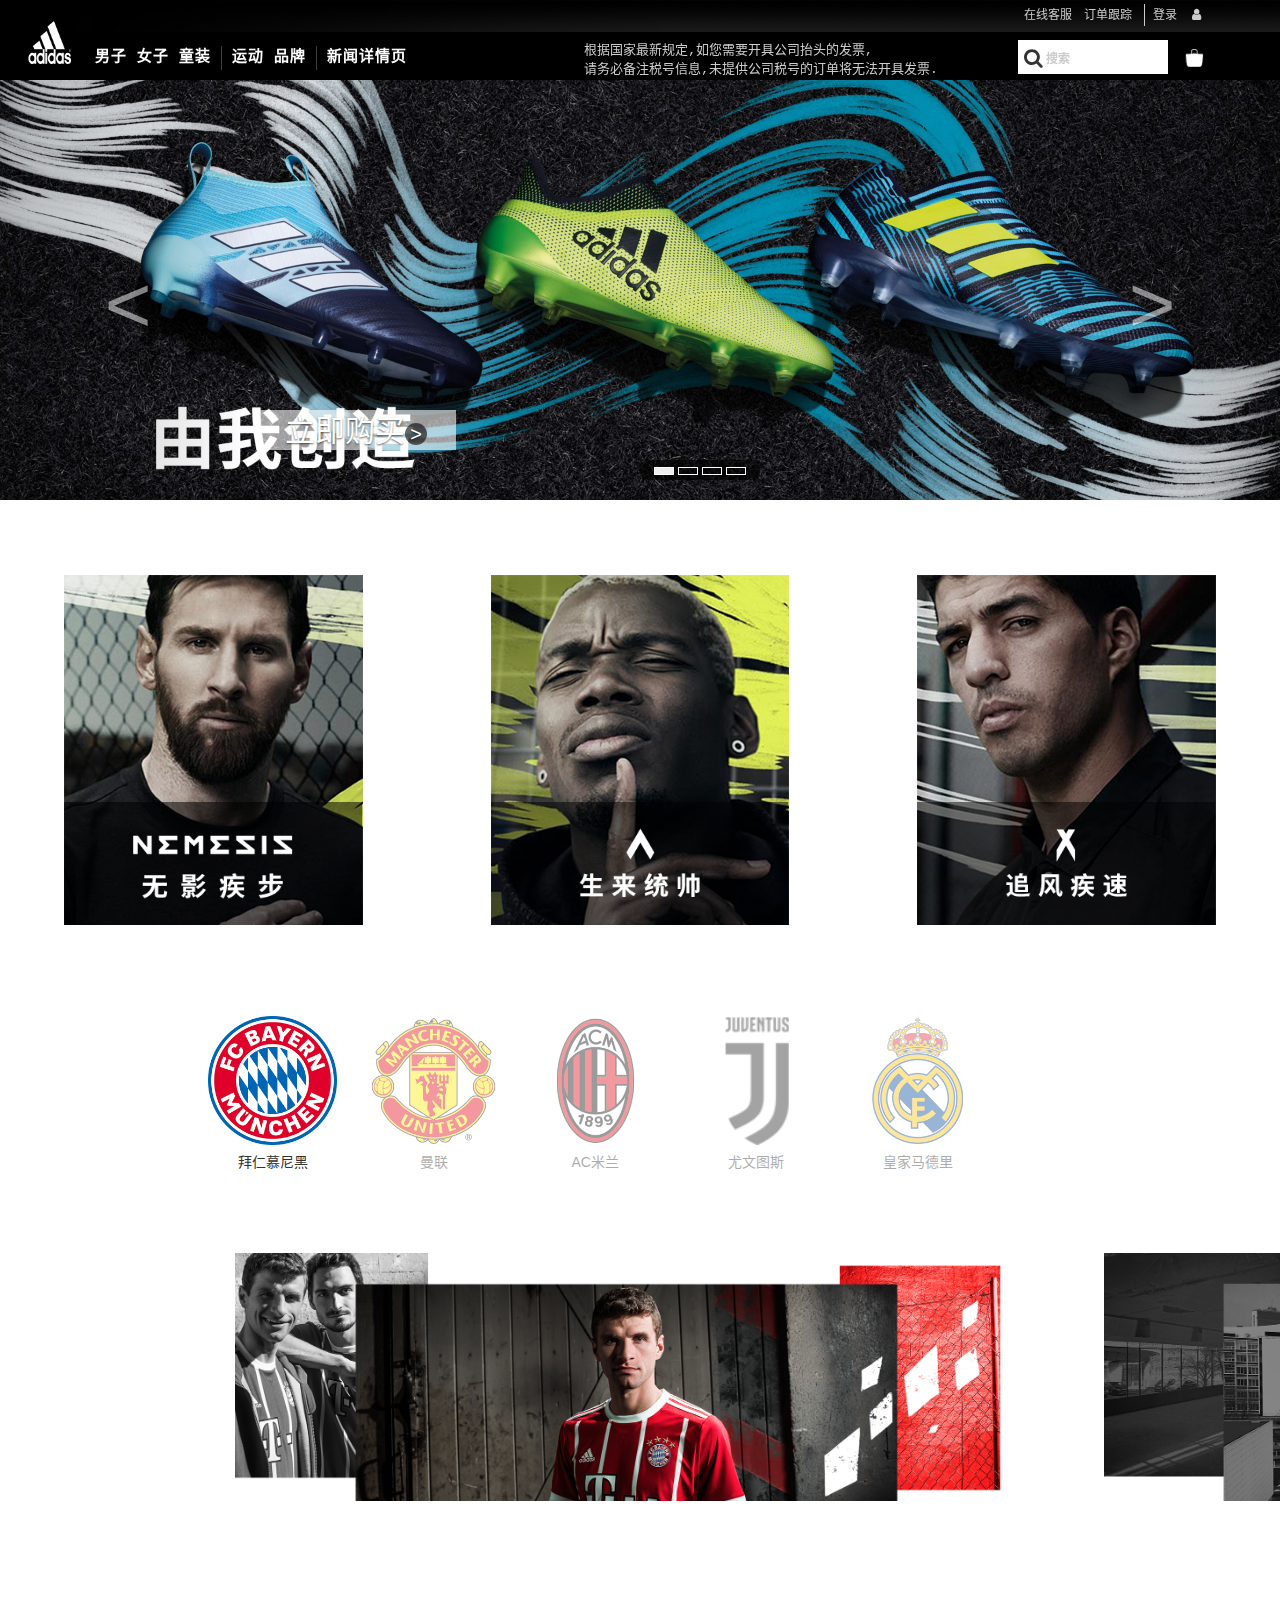
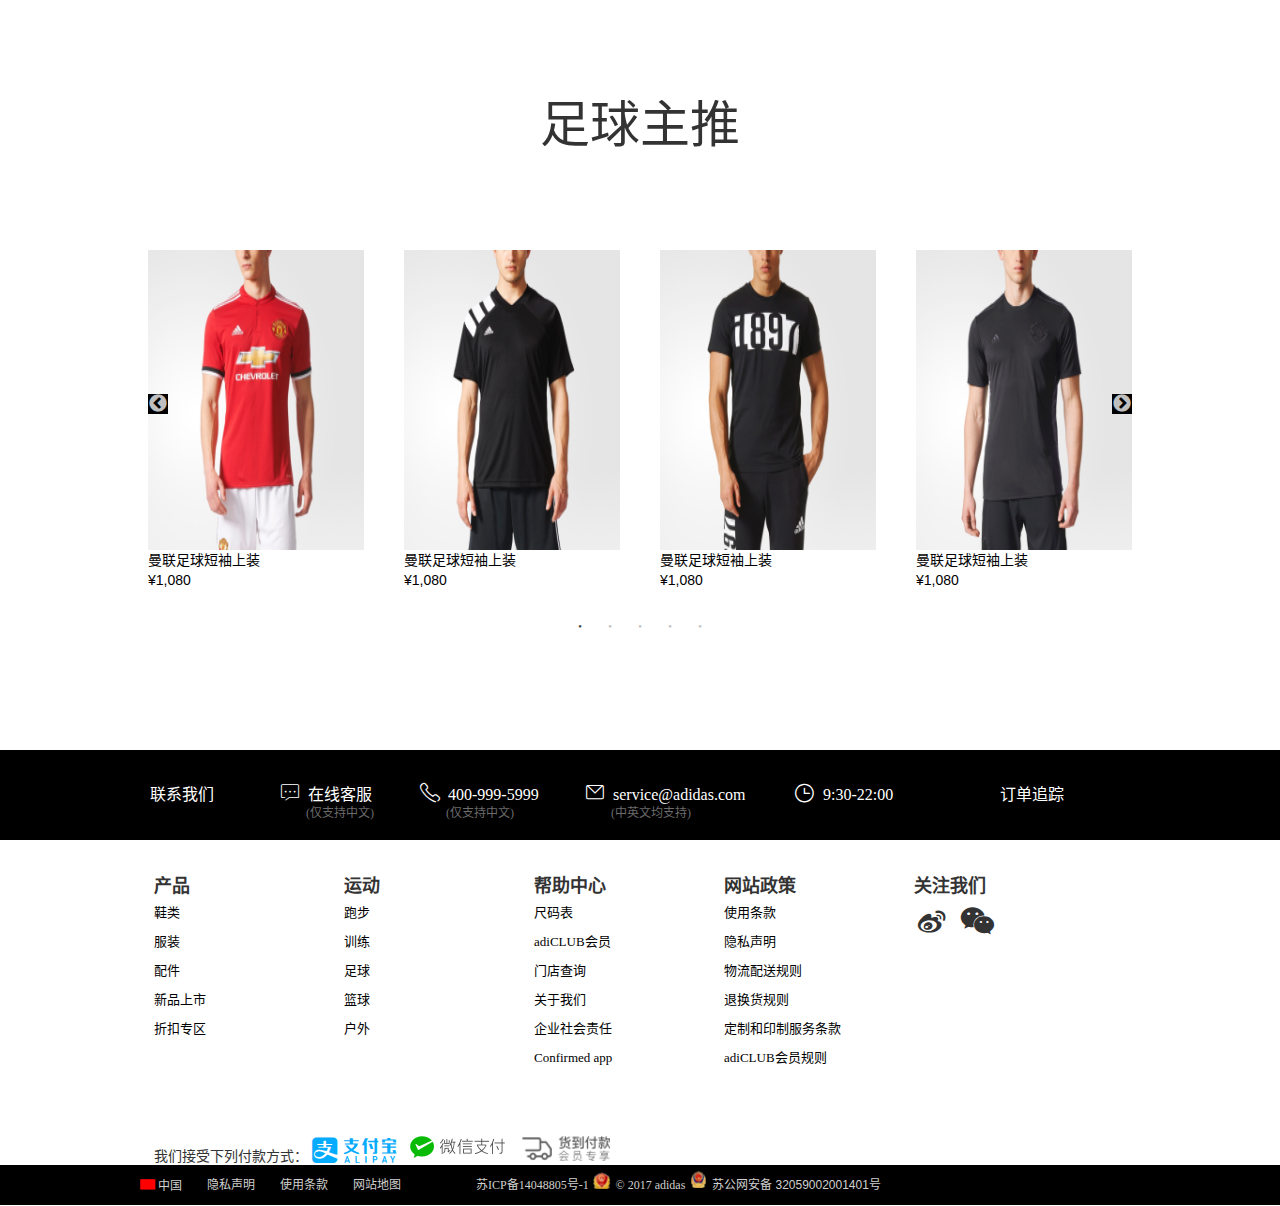
<file: football.html>
<!DOCTYPE html>
<html lang="zh-CN">
<head><meta http-equiv="Content-Type" content="text/html; charset=UTF-8">

<meta name="keywords" content="阿迪达斯官方商城">
<meta name="description" content="阿迪达斯官方商城">
<meta name="author" content="">
<meta content="width=device-width, initial-scale=1.0, maximum-scale=1.0, user-scalable=0" name="viewport">
<meta http-equiv="X-UA-Compatible" content="IE=edge,chrome=1">
<meta name="msapplication-tap-highlight" content="no">
<meta name="renderer" content="webkit">
<meta name="MobileOptimized" content="320">
<meta http-equiv="Cache-Control" content="no-siteapp">
<meta content="telephone=no" name="format-detection">
<link rel="shortcut icon" href="images/favicon.ico">
<title>阿迪达斯官方商城</title>

	<link rel="stylesheet" href="css/bootstrap.css">
	<link rel="stylesheet" href="css/football.css">	

	<link rel="stylesheet" type="text/css" href="js/slick/slick.css">
	<link rel="stylesheet" type="text/css" href="js/slick/slick-theme.css">	
	<link rel="stylesheet" href="css/common/common.css">
	<link rel="stylesheet" href="css/font-awesome.css">
	<link rel="stylesheet" href="icomoon/style.css">
	
	<style type="text/css">
  a{text-decoration: none;color: #000}
	  html, body {
	    margin: 0;
	    padding: 0;
	  }

	  * {
	    box-sizing: border-box;
	  }

	  .ft-slider {
	      width: 80%;

	      margin: 10px auto;
	  }
      .ft-slider div{
      	height:150%;
      	background: #fff;
        padding-bottom: 20px;
        margin-bottom: -20px;
      }

    .img:hover{
        box-shadow:inset 0 -1px 1px grey
        
    } 
	  .slick-slide {
	    margin: 0px 20px;
	  }

	  .slick-slide img {
	    width: 100%;
     	height: 300px;
	    
	  }
	footer .footer-middle .footer-middle-bottom img {
	    margin-top: 0px; 
	}
	footer .footer-middle .footer-middle-bottom {
	    height: 0px;
	}
	</style>
</head>
<body>
<script type="text/javascript" src="js/jquery-1.11.1.js"></script>
<script type="text/javascript" src="js/bootstrap.js"></script>

<script type="text/javascript" src="js/animate.js">
    
</script>
<header>
		<section class="headerleft">
			<a href="index.html"><img src="images/logo.png" alt=""></a>
		</section>
		<section class="headerright">
			<section class="righttop">
				<ul>
					<li><a href="">在线客服</a></li>
					<li><a href="">订单跟踪</a></li>
					<li>
						<a href="login.html">登录</a>
						<i class="fa fa-user" aria-hidden="true"></i>
					</li>
				</ul>
			</section>
			<section class="rightbottom">
				<section class="bottomleft">
					<ul>
						<li><a href="man.html">男子</a>
							<ul>
								<li>
									<dl>
										<dt><a href="">最新活动</a></dt>
										<dd><a href="">新品上市</a></dd>
										<dd><a href="">创作你的专属Adilette</a></dd>
										<dd><a href=""> 跑步|UltraBOOST X</a></dd>
										<dd><a href="">Originals|ICONS</a></dd>
										<dd><a href="">adidas neo|生来好动</a></dd>
										<dd><a href="">训练|由我创造</a></dd>
										<dd><a href="">miadidas 个性化定制</a></dd>
										<dd><a href="">折扣专区</a></dd>
										<dd><a href="">全部男子产品</a></dd>
									</dl>
								</li>
								<li>
									<dl>
										<dt><a href="">鞋类</a></dt>
										<dd><a href="">Originals</a></dd>
										<dd><a href="">adidas neo</a></dd>
										<dd><a href="">足球</a></dd>
										<dd><a href="">篮球</a></dd>
										<dd><a href="">训练</a></dd>
										<dd><a href="">跑步</a></dd>
										<dd><a href="">户外</a></dd>
										<dd><a href="">网球</a></dd>
										<dd><a href="">全部男子鞋</a></dd>
									</dl>
								</li>
								<li>
								    <dl>
										<dt><a href="">服饰类</a></dt>
										<dd><a href="">紧身裤</a></dd>
										<dd><a href="">短袖上衣</a></dd>
										<dd><a href="">长袖上衣</a></dd>
										<dd><a href="">茄克/外套</a></dd>
										<dd><a href="">下装</a></dd>
										<dd><a href="">棉服/羽绒服</a></dd>
										<dd><a href="">全部男子服饰</a></dd>
									</dl>
								</li>
								<li>
									<dl>
										<dt><a href="">附配件类</a></dt>
										<dd><a href="">袜子</a></dd>
										<dd><a href="">帽子/手套/围巾</a></dd>
										<dd><a href="">背包/拎包/肩包/电脑包</a></dd>
										<dd><a href="">茄克/外套</a></dd>
										<dd><a href="">手表</a></dd>
										<dd><a href="">球类</a></dd>
										<dd><a href="">全部男子配件</a></dd>
									</dl>
								</li>
								<li>
									<dl>
										<dt><a href="">运动分类</a></dt>
										<dd><a href="">足球</a></dd>
										<dd><a href="">篮球</a></dd>
										<dd><a href="">训练</a></dd>
										<dd><a href="">跑步</a></dd>
										<dd><a href="">户外</a></dd>
										<dd><a href="">网球</a></dd>
										<dd><a href="">游泳</a></dd>
										<dd><a href="">高尔夫</a></dd>
										<dd><a href="">全部男子运动</a></dd>
									</dl>
								</li>
							</ul>
						</li>
						<li><a href="">女子</a>
							<ul>
								<li>
									<dl>
										<dt><a href="">最新活动</a></dt>
										<dd><a href="">新品上市</a></dd>
										<dd><a href="">创作你的专属Adilette</a></dd>
										<dd><a href=""> 跑步|UltraBOOST X</a></dd>
										<dd><a href="">Originals|ICONS</a></dd>
										<dd><a href="">adidas neo|领取热巴福利</a></dd>
										<dd><a href="">训练|由我创造</a></dd>
										<dd><a href="">miadidas 个性化定制</a></dd>
										<dd><a href="">折扣专区</a></dd>
										<dd><a href="">全部女子产品</a></dd>
									</dl>
								</li>
								<li>
									<dl>
										<dt><a href="">鞋类</a></dt>
										<dd><a href="">Originals</a></dd>
										<dd><a href="">adidas neo</a></dd>
										<dd><a href="">训练</a></dd>
										<dd><a href="">跑步</a></dd>
										<dd><a href="">户外</a></dd>
										<dd><a href="">网球</a></dd>
										<dd><a href="">全部女子鞋</a></dd>
									</dl>
								</li>
								<li>
								    <dl>
										<dt><a href="">服饰类</a></dt>
										<dd><a href="">紧身裤</a></dd>
										<dd><a href="">运动胸衣</a></dd>
										<dd><a href="">短袖上衣</a></dd>
										<dd><a href="">长袖上衣</a></dd>
										<dd><a href="">茄克/外套</a></dd>
										<dd><a href="">短裙/连衣裙</a></dd>
										<dd><a href="">下装</a></dd>
										<dd><a href="">棉服/羽绒服</a></dd>
										<dd><a href="">泳衣/泳裤</a></dd>
										<dd><a href="">全部女子服饰</a></dd>
									</dl>
								</li>
								<li>
									<dl>
										<dt><a href="">附配件类</a></dt>
										<dd><a href="">袜子</a></dd>
										<dd><a href="">帽子/手套/围巾</a></dd>
										<dd><a href="">背包/拎包/肩包/电脑包</a></dd>
										<dd><a href="">茄克/外套</a></dd>
										<dd><a href="">手表</a></dd>
										<dd><a href="">全部女子配件</a></dd>
									</dl>
								</li>
								<li>
									<dl>
										<dt><a href="">运动分类</a></dt>
										<dd><a href="">足球</a></dd>
										<dd><a href="">训练</a></dd>
										<dd><a href="">跑步</a></dd>
										<dd><a href="">户外</a></dd>
										<dd><a href="">网球</a></dd>
										<dd><a href="">游泳</a></dd>
										<dd><a href="">高尔夫</a></dd>
										<dd><a href="">全部女子运动</a></dd>
									</dl>
								</li>
							</ul>
						</li>
						<li><a href="babyProducts.html">童装</a>
							<ul>
								<li>
									<dl>
										<dt><a href="">最新活动</a></dt>
										<dd><a href="">新品上市</a></dd>
										<dd><a href="">运动表现</a></dd>
										<dd><a href="">Originals</a></dd>
										<dd><a href="">全部婴童产品</a></dd>
									</dl>
								</li>
								<li>
									<dl>
										<dt><a href="">大童（8-12岁）</a></dt>
										<dd><a href="">男大童：鞋类</a></dd>
										<dd><a href="">女大童：鞋类</a></dd>
										<dd><a href="">男大童：服装</a></dd>
										<dd><a href="">女大童：服装</a></dd>
										<dd><a href="">全部大童（8-12岁）产品</a></dd>
									</dl>
								</li>
								<li>
								    <dl>
										<dt><a href="">小童（4-8岁）</a></dt>
										<dd><a href="">男小童：鞋类</a></dd>
										<dd><a href="">女小童：鞋类</a></dd>
										<dd><a href="">男小童：服装</a></dd>
										<dd><a href="">女小童：服装</a></dd>
										<dd><a href="">箱包附配件</a></dd>
										<dd><a href="">全部小童（4-8岁）产品</a></dd>
									</dl>
								</li>
								<li>
									<dl>
										<dt><a href="">婴幼儿</a></dt>
										<dd><a href="">男婴童：鞋类</a></dd>
										<dd><a href="">女婴童：鞋类</a></dd>
										<dd><a href="">男婴童：服装</a></dd>
										<dd><a href="">女婴童：服装</a></dd>
										<dd><a href="">箱包附配件</a></dd>
										<dd><a href="">全部小童配件</a></dd>
									</dl>
								</li>
							</ul>
						</li>
						<span class="headDivid">|</span>
						<li><a href="football.html">运动</a>
						<ul>
							<li>
								<dl>
									<dt><a href=""><img src="images/adidas.jpg" alt="">跑步</a></dt>
									<div><a href=""><img src="images/sports1.jpg" alt=""></a></div>
									<dd><a href=""></a></dd>
									<dd><a href="">跑步鞋</a></dd>
									<dd><a href="">跑步服饰</a></dd>
									<dd><a href="">UltraBOOST</a></dd>
									<dd><a href="">PureBOOST</a></dd>
									<dd><a href="">Alpha Bounce</a></dd>
									<dd><a href="">全部跑步产品</a></dd>
								</dl>
							</li>
							<li>
								<dl>
									<dt><a href=""><img src="images/adidas.jpg" alt="">训练</a></dt>
									<div><a href=""><img src="images/sports2.jpg" alt=""></a></div>
									<dd><a href=""></a></dd>
									<dd><a href="">训练鞋</a></dd>
									<dd><a href="">训练鞋服装</a></dd>
									<dd><a href="">运动装备</a></dd>
									<dd><a href="">adidas X Wanderlust</a></dd>
									<dd><a href="">运动胸衣/紧身裤</a></dd>
									<dd><a href="">全部训练产品</a></dd>
								</dl>
							</li>
							<li>
							    <dl>
									<dt><a href=""><img src="images/adidas.jpg" alt="">足球</a></dt>
									<div><a href=""><img src="images/sports3.jpg" alt=""></a></div>
									<dd><a href=""></a></dd>
									<dd><a href="">足球鞋</a></dd>
									<dd><a href="">足球服装</a></dd>
									<dd><a href="">运动装备</a></dd>
									<dd><a href="">全部足球产品</a></dd>
								</dl>
							</li>
							<li>
								<dl>
									<dt><a href=""><img src="images/adidas.jpg" alt="">篮球</a></dt>
									<div><a href=""><img src="images/sports4.jpg" alt=""></a></div>
									<dd><a href=""></a></dd>
									<dd><a href="">篮球鞋</a></dd>
									<dd><a href="">篮球服装</a></dd>
									<dd><a href="">James Harden</a></dd>
									<dd><a href="">全部篮球产品</a></dd>
								</dl>
							</li>
							<li>
								<dl>
									<dt><a href=""><img src="images/adidas.jpg" alt="">户外</a></dt>
									<div><a href=""><img src="images/sports5.jpg" alt=""></a></div>
									<dd><a href=""></a></dd>
									<dd><a href="">户外鞋</a></dd>
									<dd><a href="">户外服饰</a></dd>
									<dd><a href="">运动装备</a></dd>
									<dd><a href="">户外多功能运动</a></dd>
									<dd><a href="">户外徒步系列</a></dd>
									<dd><a href="">全部户外产品</a></dd>
								</dl>
							</li>
						</ul>
						</li>
						<li><a href="Origunals.html">品牌</a>
						<ul>
							<li>
								<dl>
									<dt><a href="../Origunals/Origunals.html"><img src="images/pinpai1.png" alt=""></a></dt>
									<div><a href="../Origunals/Origunals.html"><img src="images/pinpai11.jpg" alt=""></a></div>
									<dd><a href="../Origunals/Origunals.html"></a></dd>
									<dd><a href="../Origunals/Origunals.html">鞋类</a></dd>
									<dd><a href="../Origunals/Origunals.html">服装</a></dd>
									<dd><a href="../Origunals/Origunals.html">附配件</a></dd>
									<dd><a href="../Origunals/Origunals.html">CRAZY ADV</a></dd>
									<dd><a href="../Origunals/Origunals.html">SWIFT</a></dd>
									<dd><a href="../Origunals/Origunals.html">全部adidas Originals系列</a></dd>
								</dl>
							</li>
							<li>
								<dl>
									<dt><a href=""><img src="images/pinpai2.png" alt="">训练</a></dt>
									<div><a href=""><img src="images/pinpai22.jpg" alt=""></a></div>
									<dd><a href=""></a></dd>
									<dd><a href="">男子服饰</a></dd>
									<dd><a href="">女子服饰</a></dd>
									<dd><a href="">新品上市</a></dd>
									<dd><a href="">Z.N.E</a></dd>
									<dd><a href="">武极</a></dd>
									<dd><a href="">全部adidas athletics系列</a></dd>
								</dl>
							</li>
							<li>
							    <dl>
									<dt><a href=""><img src="images/pinpai3.png" alt="">足球</a></dt>
									<div><a href=""><img src="images/pinpai33.jpg" alt=""></a></div>
									<dd><a href=""></a></dd>
									<dd><a href="">鞋类</a></dd>
									<dd><a href="">服装</a></dd>
									<dd><a href="">附配件</a></dd>
									<dd><a href="">全部adidas neo系列</a></dd>
								</dl>
							</li>
							<li>
								<dl>
									<dt><a href=""><img src="images/pinpai4.png" alt="">篮球</a></dt>
									<div><a href=""><img src="images/pinpai44.jpg" alt=""></a></div>
									<dd><a href=""></a></dd>
									<dd><a href="">鞋类</a></dd>
									<dd><a href="">服装</a></dd>
									<dd><a href="">PureBOOST</a></dd>
									<dd><a href="">全部adidas neo系列</a></dd>
								</dl>
							</li>
							<li>
								<dl>
									<dt><a href="">精选系列</a></dt>
									<dd><a href="">CRAZY ADV</a></dd>
									<dd><a href="">EQT</a></dd>
									<dd><a href="">SWIFT</a></dd>
									<dd><a href="">STAN PHARRELL</a></dd>
								</dl>
							</li>
						</ul>
						</li>
						<span class="headDivid">|</span>
						<li><a href="newsDetails.html">新闻详情页</a>
						<ul>
							<li>
								<dl>
									<dt><a href=""><img src="images/dingzhi1.jpg" alt=""></a></dt>
									<div><a href=""><img src="images/dingzhi11.jpg" alt=""></a></div>
									<dd><a href=""></a></dd>
									<dd><a href="">Swift Runner</a></dd>
									<dd><a href="">Stan Smith</a></dd>
									<dd><a href="">EQT</a></dd>
									<dd><a href="">Superstar</a></dd>
									<dd><a href="">Spezial</a></dd>
									<dd><a href="">全部originals定制产品</a></dd>
								</dl>
							</li>
							<li>
								<dl>
									<dt><a href=""><img src="images/dingzhi2.jpg" alt="">训练</a></dt>
									<div><a href=""><img src="images/dingzhi22.jpg" alt=""></a></div>
									<dd><a href=""></a></dd>
									<dd><a href="">Pure Boost</a></dd>
									<dd><a href="">Adizero Adios</a></dd>
									<dd><a href="">Energy Cloud</a></dd>
									<dd><a href="">Z.N.E</a></dd>
									<dd><a href="">Supernova</a></dd>
									<dd><a href="">全部跑步定制产品</a></dd>
								</dl>
							</li>
							<li>
							    <dl>
									<dt><a href=""><img src="images/dingzhi3.jpg" alt="">足球</a></dt>
									<div><a href=""><img src="images/dingzhi33.jpg" alt=""></a></div>
									<dd><a href=""></a></dd>
									<dd><a href="">Dame 3</a></dd>
									<dd><a href="">D Rose 7</a></dd>
									<dd><a href="">Crazy Explosive</a></dd>
									<dd><a href="">全部篮球定制产品</a></dd>
								</dl>
							</li>
							<li>
								<dl>
									<dt><a href="">其他</a></dt>
									<dd><a href=""><img src="images/other.gif" alt=""></dd>
									<dd><a href=""></a></dd>
									<dd><a href="">Explore miadidas</a></dd>
									<dd><a href="">Flip Flops</a></dd>
									<dd><a href="">所有男子定制产品</a></dd>
									<dd><a href="">所有女子定制产品</a></dd>
									<dd><a href="">男子个性印制产品</a></dd>
									<dd><a href="">女子个性印制产品</a></dd>
								</dl>
							</li>
						</ul>
						</li>
				</ul>
				</section>
				<section class="bottommiddle">
					<pre>
	  根据国家最新规定,如您需要开具公司抬头的发票, 
	  请务必备注税号信息,未提供公司税号的订单将无法开具发票.
					</pre>
				</section>
				<section class="bottomright">
					<section class="searchinput">
						<i class="fa fa-search" aria-hidden="true"></i>
						<input type="text" id="header_search" value="搜索">
						<a href="shopping.html"><img src="images/bag.png" alt="" id="shopping_icon"></a>
					</section>
				</section>
			</section>
		</section>
	</header>
 <section id="banner">
      <div id="carousel-example-generic" class="carousel slide" data-ride="carousel">
        <!-- Indicators -->
        <ol class="carousel-indicators">
          <li data-target="#carousel-example-generic" data-slide-to="0" class="active"></li>
          <li data-target="#carousel-example-generic" data-slide-to="1"></li>
          <li data-target="#carousel-example-generic" data-slide-to="2"></li>
          <li data-target="#carousel-example-generic" data-slide-to="3"></li>
        </ol>

        <!-- Wrapper for slides -->
        <div class="carousel-inner" role="listbox">
          <div class="item active">
            <img src="images/football/football-banner1.jpg" alt="...">
            <div class="carousel-caption">
              立即购买<span>&nbsp;&gt;&nbsp;</span>
            </div>
          </div>
          <div class="item">
            <img src="images/football/football-banner2.jpg" alt="...">
            <div class="carousel-caption" id="one">
              立即购买<span>&nbsp;&gt;&nbsp;</span>
            </div>
          </div>
          <div class="item">
            <img src="images/football/football-banner3.jpg" alt="...">
            <div class="carousel-caption" id="two">
              立即购买<span>&nbsp;&gt;&nbsp;</span>
            </div>
          </div>
          <div class="item">
            <img src="images/football/football-banner4.jpg" alt="...">
            <div class="carousel-caption" id="three" background-color="rgba(0,0,255,.4)">
            查看更多<span>&nbsp;&gt;&nbsp;</span>
            </div>
          </div>
        </div>

        <!-- Controls -->
        <a class="left carousel-control" href="#carousel-example-generic" role="button" data-slide="prev">
         <span>&lt;</span>
         
        </a>
        <a class="right carousel-control" href="#carousel-example-generic" role="button" data-slide="next">
         <span>&gt;</span>
         
        </a>
      </div>
    </section>
    <div class="fb-pic">
<ul class="list">
    <li><img src="images/football/pic-list-1.jpg" alt=""><span><img src="images/football/pic-list-bg-01.png" alt=""></span></li>
    <li><img src="images/football/pic-list-2.jpg" alt=""><span><img src="images/football/pic-list-bg-02.png" alt=""></span></li>
    <li><img src="images/football/pic-list-3.jpg" alt=""><span><img src="images/football/pic-list-bg-03.png" alt=""></span></li>
</ul>
  </div>
  <div class="football-tab">
  <ul id="football-nav">
      <li><img src="images/football/logo1_01.png" alt=""><br><span>拜仁慕尼黑</span></li>
      <li class="notactive"><img src="images/football/logo1_02.png" alt=""><br><span>曼联</span></li>
      <li class="notactive"><img src="images/football/logo1_03.png" alt=""><br><span>AC米兰</span></li>
      <li class="notactive"><img src="images/football/logo1_04.png" alt=""><br><span>尤文图斯</span></li>
      <li class="notactive"><img src="images/football/logo1_05.png" alt=""><br><span>皇家马德里</span></li>

  </ul>

    <div id="see">
    <ul id="football-tab"> 
        <li ><img src="images/football/pic-football-fw17-1.png" alt=""></li>
        <li ><img src="images/football/pic-football-fw17-2.png" alt=""></li>
        <li ><img src="images/football/pic-football-fw17-3.png" alt=""></li>
        <li ><img src="images/football/pic-football-fw17-4.png" alt=""></li>
        <li ><img src="images/football/pic-football-fw17-5.png" alt=""></li>
    </ul>
    </div>
  </div>
  <div class=" fb-product">
  <h1>足球主推</h1>
<div class="product-show ft-slider">
	<div class="img"><img src="images/football/14994821065131_230X230.jpg" alt=""><a href="https://www.adidas.com.cn/item/BR8845?g=recommend"><span class="goods">曼联足球短袖上装<br>¥1,080</span></a></div>
	<div class="img"><img src="images/football/14994937084711876_230X230.jpg" alt=""><a href="https://www.adidas.com.cn/item/BR8845?g=recommend"><span class="goods">曼联足球短袖上装<br>¥1,080</span></a></div>
	<div class="img"><img src="images/football/14994946057171683_230X230.jpg" alt=""><a href="https://www.adidas.com.cn/item/BR8845?g=recommend"><span class="goods">曼联足球短袖上装<br>¥1,080</span></a></div>
	<div class="img"><img src="images/football/14994949609975315_230X230.jpg" alt=""><a href="https://www.adidas.com.cn/item/BR8845?g=recommend"><span class="goods">曼联足球短袖上装<br>¥1,080</span></a></div>
	<div class="img"><img src="images/football/14995024733481728_230X230.jpg" alt=""><a href="https://www.adidas.com.cn/item/BR8845?g=recommend"><span class="goods">曼联足球短袖上装<br>¥1,080</span></a></div>
	<div class="img"><img src="images/football/14995079283501929_230X230.jpg" alt=""><a href="https://www.adidas.com.cn/item/BR8845?g=recommend"><span class="goods">曼联足球短袖上装<br>¥1,080</span></a></div>
	<div class="img"><img src="images/football/1499507966410781_230X230.jpg" alt=""><a href="https://www.adidas.com.cn/item/BR8845?g=recommend"><span class="goods">
	曼联足球短袖上装<br>¥1,080</span></a></div>
	<div class="img"><img src="images/football/14995132133587388_230X230.jpg" alt=""><a href="https://www.adidas.com.cn/item/BR8845?g=recommend"><span class="goods">曼联足球短袖上装<br>¥1,080</span></a></div>
	<div class="img"><img src="images/football/14995157096233323_230X230.jpg" alt=""><a href="https://www.adidas.com.cn/item/BR8845?g=recommend"><span class="goods">曼联足球短袖上装<br>¥1,080</span></a></div>
	<div class="img"><img src="images/football/14997566048513027_230X230.jpg" alt=""><a href="https://www.adidas.com.cn/item/BR8845?g=recommend"><span class="goods">曼联足球短袖上装<br>¥1,080</span></a></div>
	<div class="img"><img src="images/football/15009674346938803_230X230.jpg" alt=""><a href="https://www.adidas.com.cn/item/BR8845?g=recommend"><span class="goods">曼联足球短袖上装<br>¥1,080</span></a></div>
	<div class="img"><img src="images/football/15009674346938803_230X230.jpg" alt=""><a href="https://www.adidas.com.cn/item/BR8845?g=recommend"><span class="goods">曼联足球短袖上装<br>¥1,080</span></a></div>
	<div class="img"><img src="images/football/15010352459063769_230X230.jpg" alt=""><a href="https://www.adidas.com.cn/item/BR8845?g=recommend"><span class="goods">曼联足球短袖上装<br>¥1,080</span></a></div>
	<div class="img"><img src="images/football/15010352459063769_230X230.jpg" alt=""><a href="https://www.adidas.com.cn/item/BR8845?g=recommend"><span class="goods">曼联足球短袖上装<br>¥1,080</span></a></div>
	<div class="img"><img src="images/football/14995157096233323_230X230.jpg" alt=""><a href="https://www.adidas.com.cn/item/BR8845?g=recommend"><span class="goods">曼联足球短袖上装<br>¥1,080</span></a></div>
	<div class="img"><img src="images/football/14994937084711876_230X230.jpg" alt=""><a href="https://www.adidas.com.cn/item/BR8845?g=recommend"><span class="goods">曼联足球短袖上装<br>¥1,080</span></a></div>
	<div class="img"><img src="images/football/14994937084711876_230X230.jpg" alt=""><a href="https://www.adidas.com.cn/item/BR8845?g=recommend"><span class="goods">曼联足球短袖上装<br>¥1,080</span></a></div>
</div>

</div>
	<footer>
			<div class="footer-top">
				<ul>
					<li>联系我们</li>
					<li><span class="icon-liaotian"></span>&nbsp;&nbsp;<a href="">在线客服</a><p>(仅支持中文)</p></li>
					<li><span class="icon-dianhua"></span>&nbsp;&nbsp;<span>400-999-5999</span><p>(仅支持中文)</p></li>
					<li><span class="icon-youjian"></span>&nbsp;&nbsp;<span>service@adidas.com</span><p>(中英文均支持)</p></li>
					<li><span class="icon-shijianzhongbiao"></span>&nbsp;&nbsp;<span>9:30-22:00</span></li>
					<li><a href="">订单追踪</a></li>
				</ul>
			</div>
			<div class="container2">
				<div class="footer-middle">
					<ul>
						<h3>产品</h3>
						<li><a href="">鞋类</a></li>
						<li><a href="">服装</a></li>
						<li><a href="">配件</a></li>
						<li><a href="">新品上市</a></li>
						<li><a href="">折扣专区</a></li>
					</ul>
					<ul>
						<h3>运动</h3>
						<li><a href="">跑步</a></li>
						<li><a href="">训练</a></li>
						<li><a href="">足球</a></li>
						<li><a href="">篮球</a></li>
						<li><a href="">户外</a></li>
					</ul>
					<ul>				
						<h3>帮助中心</h3>
						<li><a href="">尺码表</a></li>
						<li><a href="">adiCLUB会员</a></li>
						<li><a href="">门店查询</a></li>
						<li><a href="">关于我们</a></li>
						<li><a href="">企业社会责任</a></li>
						<li><a href="">Confirmed app</a></li>
					</ul>
					<ul>					
						<h3>网站政策</h3>
						<li><a href="">使用条款</a></li>
						<li><a href="">隐私声明</a></li>
						<li><a href="">物流配送规则</a></li>
						<li><a href="">退换货规则</a></li>
						<li><a href="">定制和印制服务条款</a></li>
						<li><a href="">adiCLUB会员规则</a></li>
					</ul>
					<ul>
						<h3>关注我们</h3>
						<span class="icon-weibo"></span>&nbsp;&nbsp;
						<span class="icon-icon-"></span>
						<img src="images/weixin.png" alt="" id="footer_weixin">					
					</ul>
					<ul class="footer-middle-bottom">
						<li>我们接受下列付款方式：</li>
						<span class="icon-zhifubao"></span>
						<img src="images/weixinpay.png" alt="">
						<img src="images/payment.png" alt="">
					</ul>
				</div>
			</div>
			<div class="footer-bottom">
				<div class="container2">
					<ul>
						<li><a href=""><span class="icon-CHN"></span>  中国</a></li>
						<li><a href="">隐私声明</a></li>
						<li><a href="">使用条款</a></li>
						<li><a href="">网站地图</a></li>
					</ul>
					<div id="police_info">
						<span>苏ICP备14048805号-1 </span>
						<a href=""><img src="images/guohui.png" alt=""></a>
						<span>© 2017 adidas</span>
						<a href=""><img src="images/gongan.png" alt=""></a>
						<a href="">苏公网安备 32059002001401号</a>
					</div>
				</div>
			</div>
	</footer><script src="js/slick/slick.js"></script>
<script src="js/move.js"></script>
<script >	var hsInput=document.getElementById('header_search');
	var searchInput=document.getElementsByClassName('searchinput')[0];
	var imgshopping=document.getElementById('shopping_icon');
	var oIFaSearch=document.getElementsByClassName('fa fa-search')[0];
	hsInput.onfocus=function(){
		searchInput.style.width="200px";
		imgshopping.style.display="none";
		this.value='';
		oIFaSearch.style.color="rgb(32,150,210)";
	}
	hsInput.onblur=function(){
		searchInput.style.width="150px";
		imgshopping.style.display="block";
		oIFaSearch.style.color="black";
		this.value='搜索';
	}
	var f_weixinico=document.querySelector('.icon-icon-');
	var footerWeixin=document.getElementById('footer_weixin');
	f_weixinico.onmouseover=function(){
		footerWeixin.style.display='block';
	}
		f_weixinico.onmouseout=function(){
		footerWeixin.style.display='none';
	}
</script>
</body>
</html>
</file>
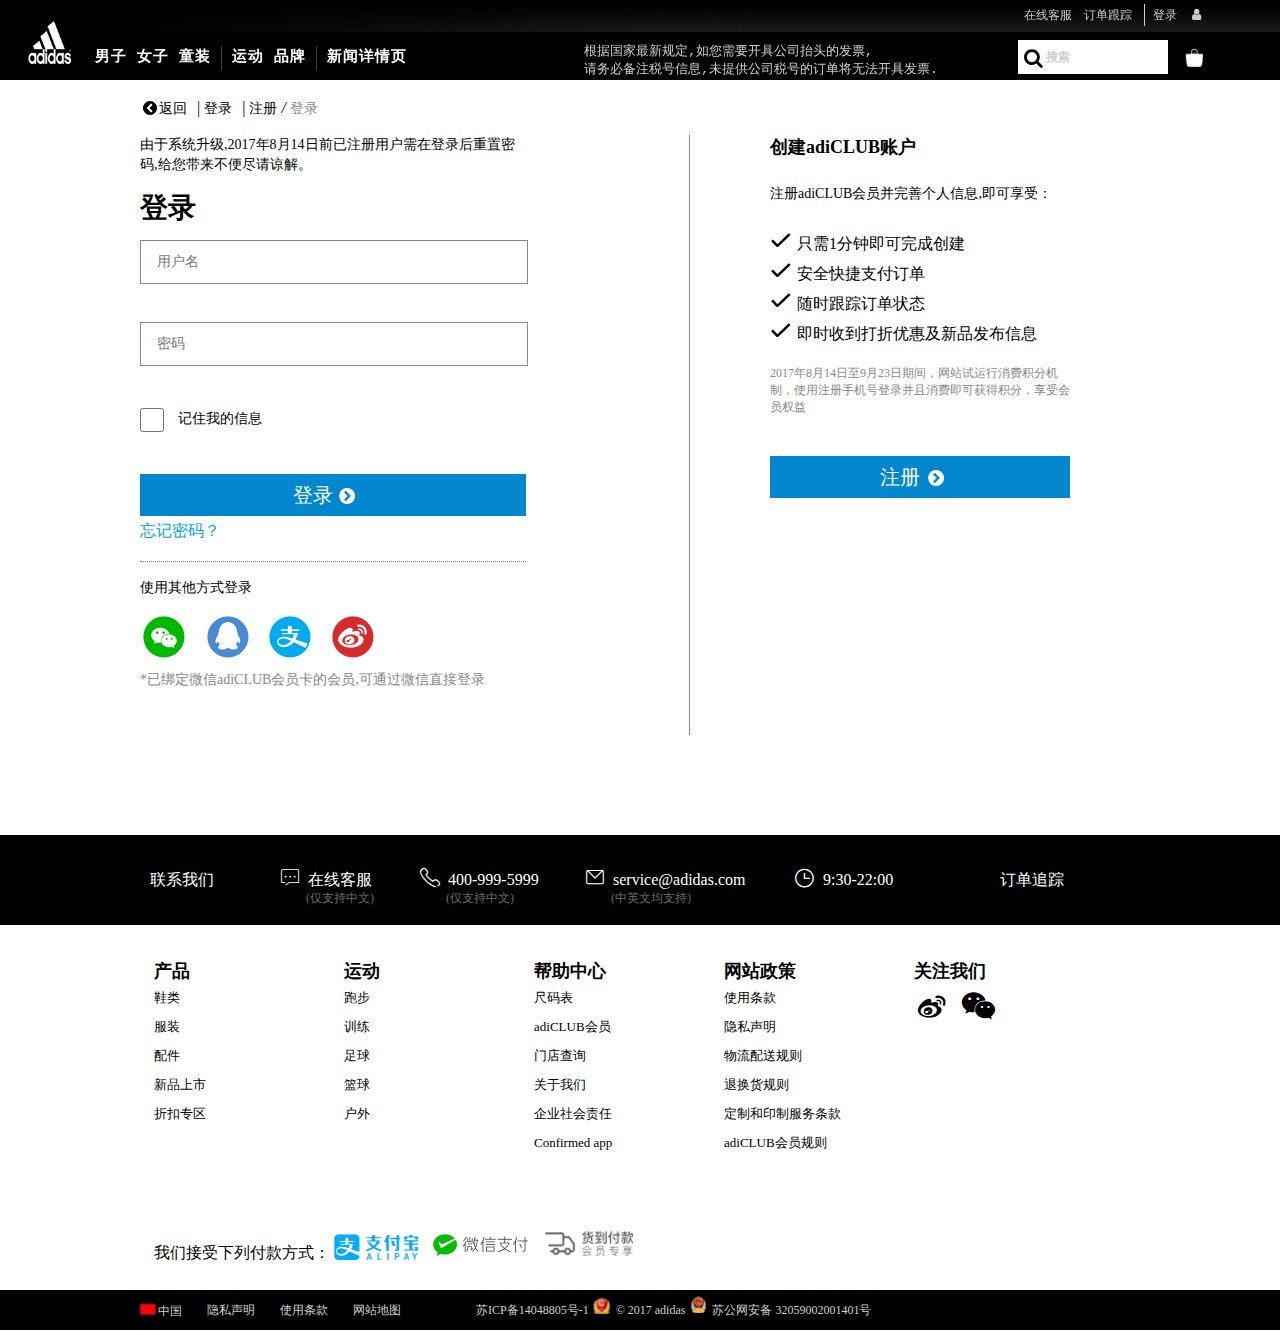
<file: login.html>
<!DOCTYPE html>
<html lang="en">
<head>
	<meta charset="UTF-8">
	<title>登录页面</title>
	<link rel="shortcut icon" href="images/favicon.ico">
	<link rel="stylesheet" href="css/common/common.css">
	<link rel="stylesheet" href="css/font-awesome.css">
	<link rel="stylesheet" href="icomoon/style.css">

	<link rel="stylesheet" href="css/login.css">
	<script src="js/ajax.js"></script>
	<script src="js/login.js"></script>
	<script src="js/html5shiv.js"></script>
</head>
<body>
	<header>
		<section class="headerleft">
			<a href="index.html"><img src="images/logo.png" alt=""></a>
		</section>
		<section class="headerright">
			<section class="righttop">
				<ul>
					<li><a href="">在线客服</a></li>
					<li><a href="">订单跟踪</a></li>
					<li>
						<a href="login.html" id="suc_username">登录</a>
						<i class="fa fa-user" aria-hidden="true"></i>
					</li>
				</ul>
			</section>
			<section class="rightbottom">
				<section class="bottomleft">
					<ul>
						<li><a href="man.html">男子</a>
							<ul>
								<li>
									<dl>
										<dt><a href="">最新活动</a></dt>
										<dd><a href="">新品上市</a></dd>
										<dd><a href="">创作你的专属Adilette</a></dd>
										<dd><a href=""> 跑步|UltraBOOST X</a></dd>
										<dd><a href="">Originals|ICONS</a></dd>
										<dd><a href="">adidas neo|生来好动</a></dd>
										<dd><a href="">训练|由我创造</a></dd>
										<dd><a href="">miadidas 个性化定制</a></dd>
										<dd><a href="">折扣专区</a></dd>
										<dd><a href="">全部男子产品</a></dd>
									</dl>
								</li>
								<li>
									<dl>
										<dt><a href="">鞋类</a></dt>
										<dd><a href="">Originals</a></dd>
										<dd><a href="">adidas neo</a></dd>
										<dd><a href="">足球</a></dd>
										<dd><a href="">篮球</a></dd>
										<dd><a href="">训练</a></dd>
										<dd><a href="">跑步</a></dd>
										<dd><a href="">户外</a></dd>
										<dd><a href="">网球</a></dd>
										<dd><a href="">全部男子鞋</a></dd>
									</dl>
								</li>
								<li>
								    <dl>
										<dt><a href="">服饰类</a></dt>
										<dd><a href="">紧身裤</a></dd>
										<dd><a href="">短袖上衣</a></dd>
										<dd><a href="">长袖上衣</a></dd>
										<dd><a href="">茄克/外套</a></dd>
										<dd><a href="">下装</a></dd>
										<dd><a href="">棉服/羽绒服</a></dd>
										<dd><a href="">全部男子服饰</a></dd>
									</dl>
								</li>
								<li>
									<dl>
										<dt><a href="">附配件类</a></dt>
										<dd><a href="">袜子</a></dd>
										<dd><a href="">帽子/手套/围巾</a></dd>
										<dd><a href="">背包/拎包/肩包/电脑包</a></dd>
										<dd><a href="">茄克/外套</a></dd>
										<dd><a href="">手表</a></dd>
										<dd><a href="">球类</a></dd>
										<dd><a href="">全部男子配件</a></dd>
									</dl>
								</li>
								<li>
									<dl>
										<dt><a href="">运动分类</a></dt>
										<dd><a href="">足球</a></dd>
										<dd><a href="">篮球</a></dd>
										<dd><a href="">训练</a></dd>
										<dd><a href="">跑步</a></dd>
										<dd><a href="">户外</a></dd>
										<dd><a href="">网球</a></dd>
										<dd><a href="">游泳</a></dd>
										<dd><a href="">高尔夫</a></dd>
										<dd><a href="">全部男子运动</a></dd>
									</dl>
								</li>
							</ul>
						</li>
						<li><a href="">女子</a>
							<ul>
								<li>
									<dl>
										<dt><a href="">最新活动</a></dt>
										<dd><a href="">新品上市</a></dd>
										<dd><a href="">创作你的专属Adilette</a></dd>
										<dd><a href=""> 跑步|UltraBOOST X</a></dd>
										<dd><a href="">Originals|ICONS</a></dd>
										<dd><a href="">adidas neo|领取热巴福利</a></dd>
										<dd><a href="">训练|由我创造</a></dd>
										<dd><a href="">miadidas 个性化定制</a></dd>
										<dd><a href="">折扣专区</a></dd>
										<dd><a href="">全部女子产品</a></dd>
									</dl>
								</li>
								<li>
									<dl>
										<dt><a href="">鞋类</a></dt>
										<dd><a href="">Originals</a></dd>
										<dd><a href="">adidas neo</a></dd>
										<dd><a href="">训练</a></dd>
										<dd><a href="">跑步</a></dd>
										<dd><a href="">户外</a></dd>
										<dd><a href="">网球</a></dd>
										<dd><a href="">全部女子鞋</a></dd>
									</dl>
								</li>
								<li>
								    <dl>
										<dt><a href="">服饰类</a></dt>
										<dd><a href="">紧身裤</a></dd>
										<dd><a href="">运动胸衣</a></dd>
										<dd><a href="">短袖上衣</a></dd>
										<dd><a href="">长袖上衣</a></dd>
										<dd><a href="">茄克/外套</a></dd>
										<dd><a href="">短裙/连衣裙</a></dd>
										<dd><a href="">下装</a></dd>
										<dd><a href="">棉服/羽绒服</a></dd>
										<dd><a href="">泳衣/泳裤</a></dd>
										<dd><a href="">全部女子服饰</a></dd>
									</dl>
								</li>
								<li>
									<dl>
										<dt><a href="">附配件类</a></dt>
										<dd><a href="">袜子</a></dd>
										<dd><a href="">帽子/手套/围巾</a></dd>
										<dd><a href="">背包/拎包/肩包/电脑包</a></dd>
										<dd><a href="">茄克/外套</a></dd>
										<dd><a href="">手表</a></dd>
										<dd><a href="">全部女子配件</a></dd>
									</dl>
								</li>
								<li>
									<dl>
										<dt><a href="">运动分类</a></dt>
										<dd><a href="">足球</a></dd>
										<dd><a href="">训练</a></dd>
										<dd><a href="">跑步</a></dd>
										<dd><a href="">户外</a></dd>
										<dd><a href="">网球</a></dd>
										<dd><a href="">游泳</a></dd>
										<dd><a href="">高尔夫</a></dd>
										<dd><a href="">全部女子运动</a></dd>
									</dl>
								</li>
							</ul>
						</li>
						<li><a href="babyProducts.html">童装</a>
							<ul>
								<li>
									<dl>
										<dt><a href="">最新活动</a></dt>
										<dd><a href="">新品上市</a></dd>
										<dd><a href="">运动表现</a></dd>
										<dd><a href="">Originals</a></dd>
										<dd><a href="">全部婴童产品</a></dd>
									</dl>
								</li>
								<li>
									<dl>
										<dt><a href="">大童（8-12岁）</a></dt>
										<dd><a href="">男大童：鞋类</a></dd>
										<dd><a href="">女大童：鞋类</a></dd>
										<dd><a href="">男大童：服装</a></dd>
										<dd><a href="">女大童：服装</a></dd>
										<dd><a href="">全部大童（8-12岁）产品</a></dd>
									</dl>
								</li>
								<li>
								    <dl>
										<dt><a href="">小童（4-8岁）</a></dt>
										<dd><a href="">男小童：鞋类</a></dd>
										<dd><a href="">女小童：鞋类</a></dd>
										<dd><a href="">男小童：服装</a></dd>
										<dd><a href="">女小童：服装</a></dd>
										<dd><a href="">箱包附配件</a></dd>
										<dd><a href="">全部小童（4-8岁）产品</a></dd>
									</dl>
								</li>
								<li>
									<dl>
										<dt><a href="">婴幼儿</a></dt>
										<dd><a href="">男婴童：鞋类</a></dd>
										<dd><a href="">女婴童：鞋类</a></dd>
										<dd><a href="">男婴童：服装</a></dd>
										<dd><a href="">女婴童：服装</a></dd>
										<dd><a href="">箱包附配件</a></dd>
										<dd><a href="">全部小童配件</a></dd>
									</dl>
								</li>
							</ul>
						</li>
						<span class="headDivid">|</span>
						<li><a href="football.html">运动</a>
						<ul>
							<li>
								<dl>
									<dt><a href=""><img src="images/adidas.jpg" alt="">跑步</a></dt>
									<div><a href=""><img src="images/sports1.jpg" alt=""></a></div>
									<dd><a href=""></a></dd>
									<dd><a href="">跑步鞋</a></dd>
									<dd><a href="">跑步服饰</a></dd>
									<dd><a href="">UltraBOOST</a></dd>
									<dd><a href="">PureBOOST</a></dd>
									<dd><a href="">Alpha Bounce</a></dd>
									<dd><a href="">全部跑步产品</a></dd>
								</dl>
							</li>
							<li>
								<dl>
									<dt><a href=""><img src="images/adidas.jpg" alt="">训练</a></dt>
									<div><a href=""><img src="images/sports2.jpg" alt=""></a></div>
									<dd><a href=""></a></dd>
									<dd><a href="">训练鞋</a></dd>
									<dd><a href="">训练鞋服装</a></dd>
									<dd><a href="">运动装备</a></dd>
									<dd><a href="">adidas X Wanderlust</a></dd>
									<dd><a href="">运动胸衣/紧身裤</a></dd>
									<dd><a href="">全部训练产品</a></dd>
								</dl>
							</li>
							<li>
							    <dl>
									<dt><a href="football.html"><img src="images/adidas.jpg" alt="">足球</a></dt>
									<div><a href="football.html"><img src="images/sports3.jpg" alt=""></a></div>
									<dd><a href="football.html"></a></dd>
									<dd><a href="football.html">足球鞋</a></dd>
									<dd><a href="football.html">足球服装</a></dd>
									<dd><a href="football.html">运动装备</a></dd>
									<dd><a href="football.html">全部足球产品</a></dd>
								</dl>
							</li>
							<li>
								<dl>
									<dt><a href=""><img src="images/adidas.jpg" alt="">篮球</a></dt>
									<div><a href=""><img src="images/sports4.jpg" alt=""></a></div>
									<dd><a href=""></a></dd>
									<dd><a href="">篮球鞋</a></dd>
									<dd><a href="">篮球服装</a></dd>
									<dd><a href="">James Harden</a></dd>
									<dd><a href="">全部篮球产品</a></dd>
								</dl>
							</li>
							<li>
								<dl>
									<dt><a href=""><img src="images/adidas.jpg" alt="">户外</a></dt>
									<div><a href=""><img src="images/sports5.jpg" alt=""></a></div>
									<dd><a href=""></a></dd>
									<dd><a href="">户外鞋</a></dd>
									<dd><a href="">户外服饰</a></dd>
									<dd><a href="">运动装备</a></dd>
									<dd><a href="">户外多功能运动</a></dd>
									<dd><a href="">户外徒步系列</a></dd>
									<dd><a href="">全部户外产品</a></dd>
								</dl>
							</li>
						</ul>
						</li>
						<li><a href="Origunals.html">品牌</a>
						<ul>
							<li>
								<dl>
									<dt><a href=""><img src="images/pinpai1.png" alt=""></a></dt>
									<div><a href=""><img src="images/pinpai11.jpg" alt=""></a></div>
									<dd><a href=""></a></dd>
									<dd><a href="">鞋类</a></dd>
									<dd><a href="">服装</a></dd>
									<dd><a href="">附配件</a></dd>
									<dd><a href="">CRAZY ADV</a></dd>
									<dd><a href="">SWIFT</a></dd>
									<dd><a href="">全部adidas Originals系列</a></dd>
								</dl>
							</li>
							<li>
								<dl>
									<dt><a href=""><img src="images/pinpai2.png" alt="">训练</a></dt>
									<div><a href=""><img src="images/pinpai22.jpg" alt=""></a></div>
									<dd><a href=""></a></dd>
									<dd><a href="">男子服饰</a></dd>
									<dd><a href="">女子服饰</a></dd>
									<dd><a href="">新品上市</a></dd>
									<dd><a href="">Z.N.E</a></dd>
									<dd><a href="">武极</a></dd>
									<dd><a href="">全部adidas athletics系列</a></dd>
								</dl>
							</li>
							<li>
							    <dl>
									<dt><a href=""><img src="images/pinpai3.png" alt="">足球</a></dt>
									<div><a href=""><img src="images/pinpai33.jpg" alt=""></a></div>
									<dd><a href=""></a></dd>
									<dd><a href="">鞋类</a></dd>
									<dd><a href="">服装</a></dd>
									<dd><a href="">附配件</a></dd>
									<dd><a href="">全部adidas neo系列</a></dd>
								</dl>
							</li>
							<li>
								<dl>
									<dt><a href=""><img src="images/pinpai4.png" alt="">篮球</a></dt>
									<div><a href=""><img src="images/pinpai44.jpg" alt=""></a></div>
									<dd><a href=""></a></dd>
									<dd><a href="">鞋类</a></dd>
									<dd><a href="">服装</a></dd>
									<dd><a href="">PureBOOST</a></dd>
									<dd><a href="">全部adidas neo系列</a></dd>
								</dl>
							</li>
							<li>
								<dl>
									<dt><a href="">精选系列</a></dt>
									<dd><a href="">CRAZY ADV</a></dd>
									<dd><a href="">EQT</a></dd>
									<dd><a href="">SWIFT</a></dd>
									<dd><a href="">STAN PHARRELL</a></dd>
								</dl>
							</li>
						</ul>
						</li>
						<span class="headDivid">|</span>
						<li><a href="newsDetails.html">新闻详情页</a>
						<ul>
							<li>
								<dl>
									<dt><a href=""><img src="images/dingzhi1.jpg" alt=""></a></dt>
									<div><a href=""><img src="images/dingzhi11.jpg" alt=""></a></div>
									<dd><a href=""></a></dd>
									<dd><a href="">Swift Runner</a></dd>
									<dd><a href="">Stan Smith</a></dd>
									<dd><a href="">EQT</a></dd>
									<dd><a href="">Superstar</a></dd>
									<dd><a href="">Spezial</a></dd>
									<dd><a href="">全部originals定制产品</a></dd>
								</dl>
							</li>
							<li>
								<dl>
									<dt><a href=""><img src="images/dingzhi2.jpg" alt="">训练</a></dt>
									<div><a href=""><img src="images/dingzhi22.jpg" alt=""></a></div>
									<dd><a href=""></a></dd>
									<dd><a href="">Pure Boost</a></dd>
									<dd><a href="">Adizero Adios</a></dd>
									<dd><a href="">Energy Cloud</a></dd>
									<dd><a href="">Z.N.E</a></dd>
									<dd><a href="">Supernova</a></dd>
									<dd><a href="">全部跑步定制产品</a></dd>
								</dl>
							</li>
							<li>
							    <dl>
									<dt><a href=""><img src="images/dingzhi3.jpg" alt="">足球</a></dt>
									<div><a href=""><img src="images/dingzhi33.jpg" alt=""></a></div>
									<dd><a href=""></a></dd>
									<dd><a href="">Dame 3</a></dd>
									<dd><a href="">D Rose 7</a></dd>
									<dd><a href="">Crazy Explosive</a></dd>
									<dd><a href="">全部篮球定制产品</a></dd>
								</dl>
							</li>
							<li>
								<dl>
									<dt><a href="">其他</a></dt>
									<dd><a href=""><img src="images/other.gif" alt=""></dd>
									<dd><a href=""></a></dd>
									<dd><a href="">Explore miadidas</a></dd>
									<dd><a href="">Flip Flops</a></dd>
									<dd><a href="">所有男子定制产品</a></dd>
									<dd><a href="">所有女子定制产品</a></dd>
									<dd><a href="">男子个性印制产品</a></dd>
									<dd><a href="">女子个性印制产品</a></dd>
								</dl>
							</li>
						</ul>
						</li>
				</ul>
				</section>
				<section class="bottommiddle">
					<pre>
	  根据国家最新规定,如您需要开具公司抬头的发票, 
	  请务必备注税号信息,未提供公司税号的订单将无法开具发票.
					</pre>
				</section>
				<section class="bottomright">
					<section class="searchinput">
						<i class="fa fa-search" aria-hidden="true"></i>
						<input type="text" id="header_search" value="搜索">
						<a href="shopping.html"><img src="images/bag.png" alt="" id="shopping_icon"></a>
					</section>
				</section>
			</section>
		</section>
	</header>
	<section id="link">
		<div class="container">
			<nav>
				<ul>
					<li><a href="javascript:;" id="logout"><span class="left-icon"></span>返回</a><strong>|</strong></li>
					<li><a href="login.html">登录</a><strong>|</strong></li>
					<li><a href="register.html">注册</a> <i>/</i> <span class="grey">登录</span></li>
				</ul>
			</nav>
		</div>
	</section>
	<section id="main">
		<div class="container clearfix">
			<div id="main_left">
				<p>由于系统升级,2017年8月14日前已注册用户需在登录后重置密码,给您带来不便尽请谅解。</p>
				<h2>登录</h2>
				<div class="login_input">
					<input type="text" placeholder="用户名" id="username">
				</div>
				<div class="login_input">
					<input type="password" placeholder="密码" id="password">
				</div>
				<h3><input type="checkbox" id="remenber">记住我的信息</h3>
				<a id="login" class="input_btn" href="javascript:;">登录<span></span></a>
				<a href="https://www.adidas.com.cn/member/forgetpassword" id="forget">忘记密码？</a>
				<div class="dotted"></div>
				<h4>使用其他方式登录</h4>
				<ul>
					<li><a href="https://open.weixin.qq.com/connect/qrconnect?appid=wx12c41e3a2ed8b93d&redirect_uri=http%3A%2F%2Fadi.woaap.com%2Foauth%2FgetAccessToken%3Fticket%3D976c3a24afb60b9f5d4d0d819f3e6f21&response_type=code&scope=snsapi_login&state=02f502e65b2bed41a9151b093fecb141"></a></li>
					<li><a href="https://graph.qq.com/oauth/show?which=Login&display=pc&response_type=code&redirect_uri=https://www.adidas.com.cn/member/qQBack&client_id=101397699"></a></li>
					<li><a href="https://auth.alipay.com/login/express.htm?goto=https%3A%2F%2Fmemberexprod.alipay.com%3A443%2Fauthorize%2FuserAuthQuickLoginAction.htm%3Fe_i_i_d%3D5ca7624395ba231fe79a9baaa4983f7d"></a></li>
					<li><a href="https://api.weibo.com/oauth2/authorize?response_type=code&redirect_uri=https://www.adidas.com.cn/member/weiboLoginCallBack&client_id=3231976106"></a></li>
				</ul>
				<i>*已绑定微信adiCLUB会员卡的会员,可通过微信直接登录</i>
			</div>
			<div id="main_right">
				<h2>创建adiCLUB账户</h2>
				<h3>注册adiCLUB会员并完善个人信息,即可享受：</h3>
				<ul>
					<li><span></span>只需1分钟即可完成创建</li>
					<li><span></span>安全快捷支付订单</li>
					<li><span></span>随时跟踪订单状态</li>
					<li><span></span>即时收到打折优惠及新品发布信息</li>
				</ul>
				<p>2017年8月14日至9月23日期间，网站试运行消费积分机制，使用注册手机号登录并且消费即可获得积分，享受会员权益</p>
				<a id="register" class="input_btn" href="register.html">注册<span></span></a>
			</div>
		</div>
	</section>
	<footer>
			<div class="footer-top">
				<ul>
					<li>联系我们</li>
					<li><span class="icon-liaotian"></span>&nbsp;&nbsp;<a href="">在线客服</a><p>(仅支持中文)</p></li>
					<li><span class="icon-dianhua"></span>&nbsp;&nbsp;<span>400-999-5999</span><p>(仅支持中文)</p></li>
					<li><span class="icon-youjian"></span>&nbsp;&nbsp;<span>service@adidas.com</span><p>(中英文均支持)</p></li>
					<li><span class="icon-shijianzhongbiao"></span>&nbsp;&nbsp;<span>9:30-22:00</span></li>
					<li><a href="">订单追踪</a></li>
				</ul>
			</div>
			<div class="container2">
				<div class="footer-middle">
					<ul>
						<h3>产品</h3>
						<li><a href="">鞋类</a></li>
						<li><a href="">服装</a></li>
						<li><a href="">配件</a></li>
						<li><a href="">新品上市</a></li>
						<li><a href="">折扣专区</a></li>
					</ul>
					<ul>
						<h3>运动</h3>
						<li><a href="">跑步</a></li>
						<li><a href="">训练</a></li>
						<li><a href="">足球</a></li>
						<li><a href="">篮球</a></li>
						<li><a href="">户外</a></li>
					</ul>
					<ul>				
						<h3>帮助中心</h3>
						<li><a href="">尺码表</a></li>
						<li><a href="">adiCLUB会员</a></li>
						<li><a href="">门店查询</a></li>
						<li><a href="">关于我们</a></li>
						<li><a href="">企业社会责任</a></li>
						<li><a href="">Confirmed app</a></li>
					</ul>
					<ul>					
						<h3>网站政策</h3>
						<li><a href="">使用条款</a></li>
						<li><a href="">隐私声明</a></li>
						<li><a href="">物流配送规则</a></li>
						<li><a href="">退换货规则</a></li>
						<li><a href="">定制和印制服务条款</a></li>
						<li><a href="">adiCLUB会员规则</a></li>
					</ul>
					<ul>
						<h3>关注我们</h3>
						<span class="icon-weibo"></span>&nbsp;&nbsp;
						<span class="icon-icon-"></span>
						<img src="images/weixin.png" alt="" id="footer_weixin">					
					</ul>
					<ul class="footer-middle-bottom">
						<li>我们接受下列付款方式：</li>
						<span class="icon-zhifubao"></span>
						<img src="images/weixinpay.png" alt="">
						<img src="images/payment.png" alt="">
					</ul>
				</div>
			</div>
			<div class="footer-bottom">
				<div class="container2">
					<ul>
						<li><a href=""><span class="icon-CHN"></span>  中国</a></li>
						<li><a href="">隐私声明</a></li>
						<li><a href="">使用条款</a></li>
						<li><a href="">网站地图</a></li>
					</ul>
					<div id="police_info">
						<span>苏ICP备14048805号-1 </span>
						<a href=""><img src="images/guohui.png" alt=""></a>
						<span>© 2017 adidas</span>
						<a href=""><img src="images/gongan.png" alt=""></a>
						<a href="">苏公网安备 32059002001401号</a>
					</div>
				</div>
			</div>
	</footer>
	<script src="js/common.js"></script>
</body>
</html>
</file>
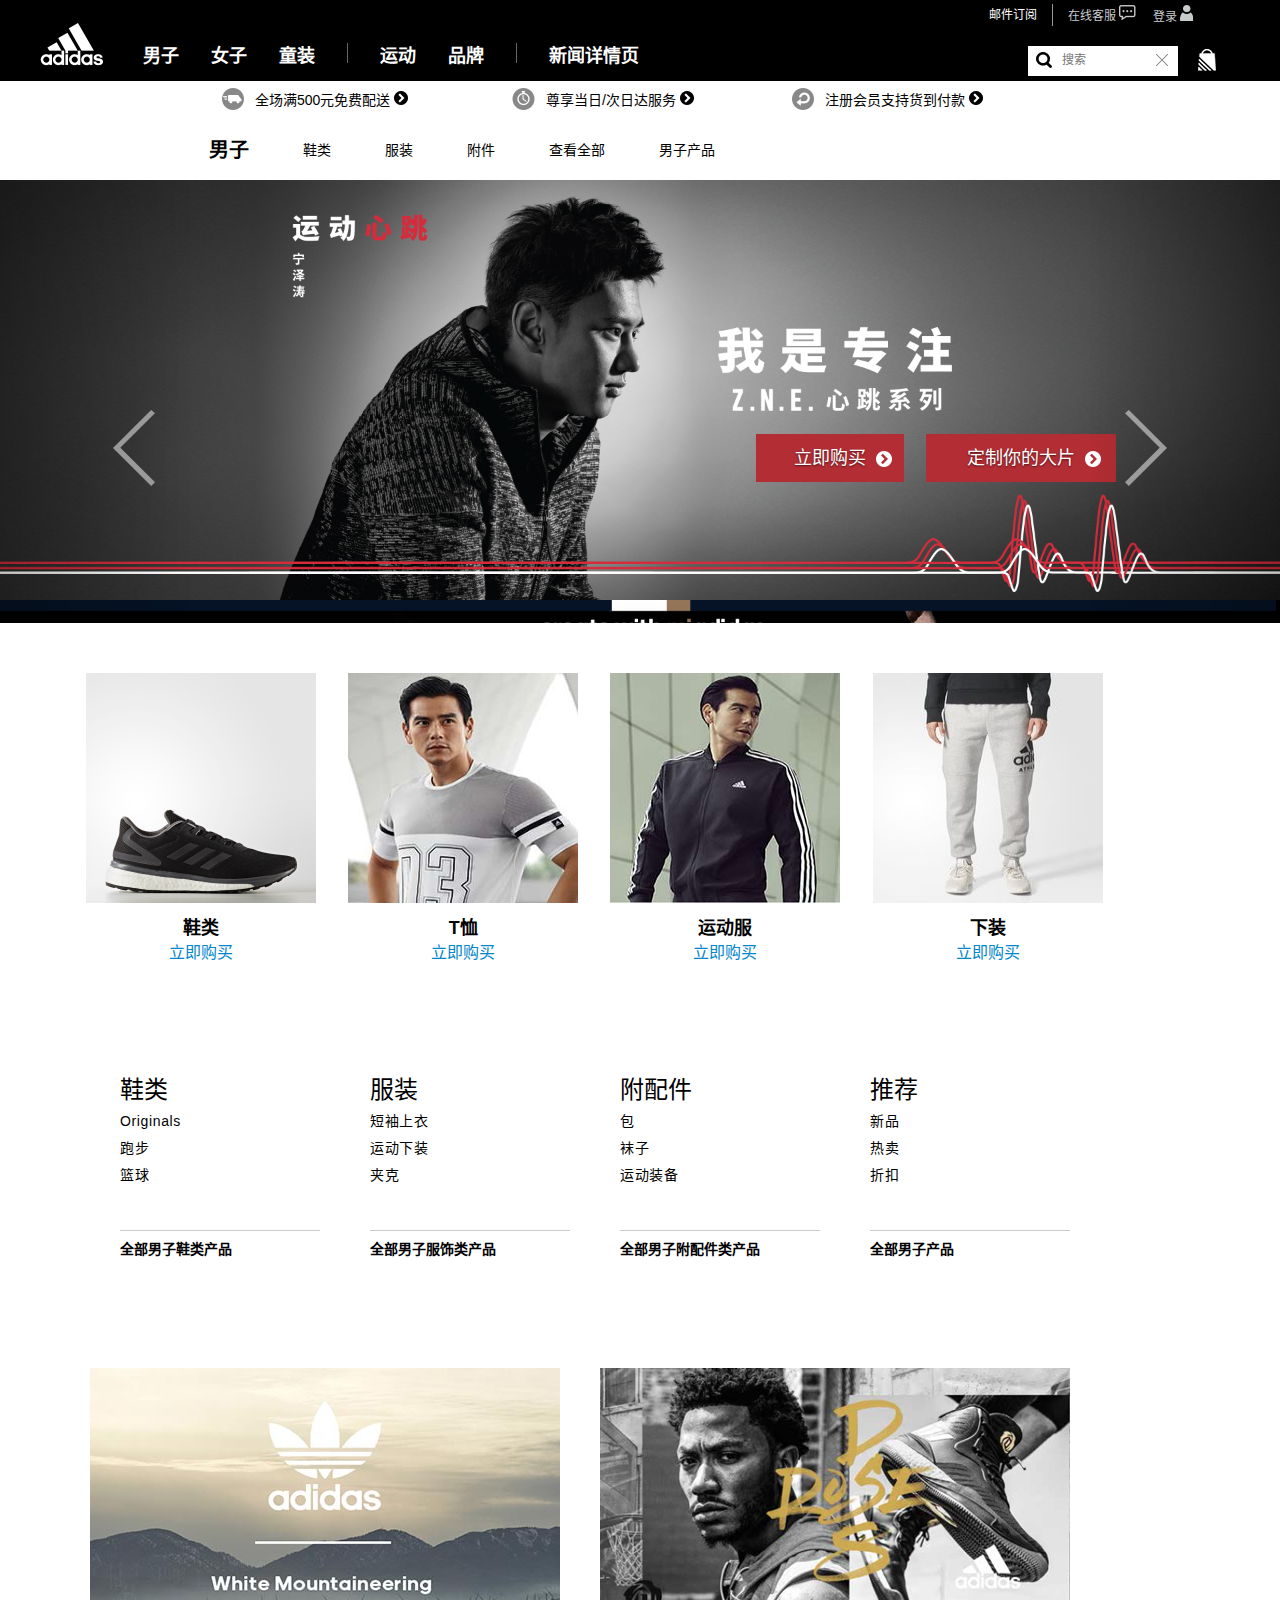
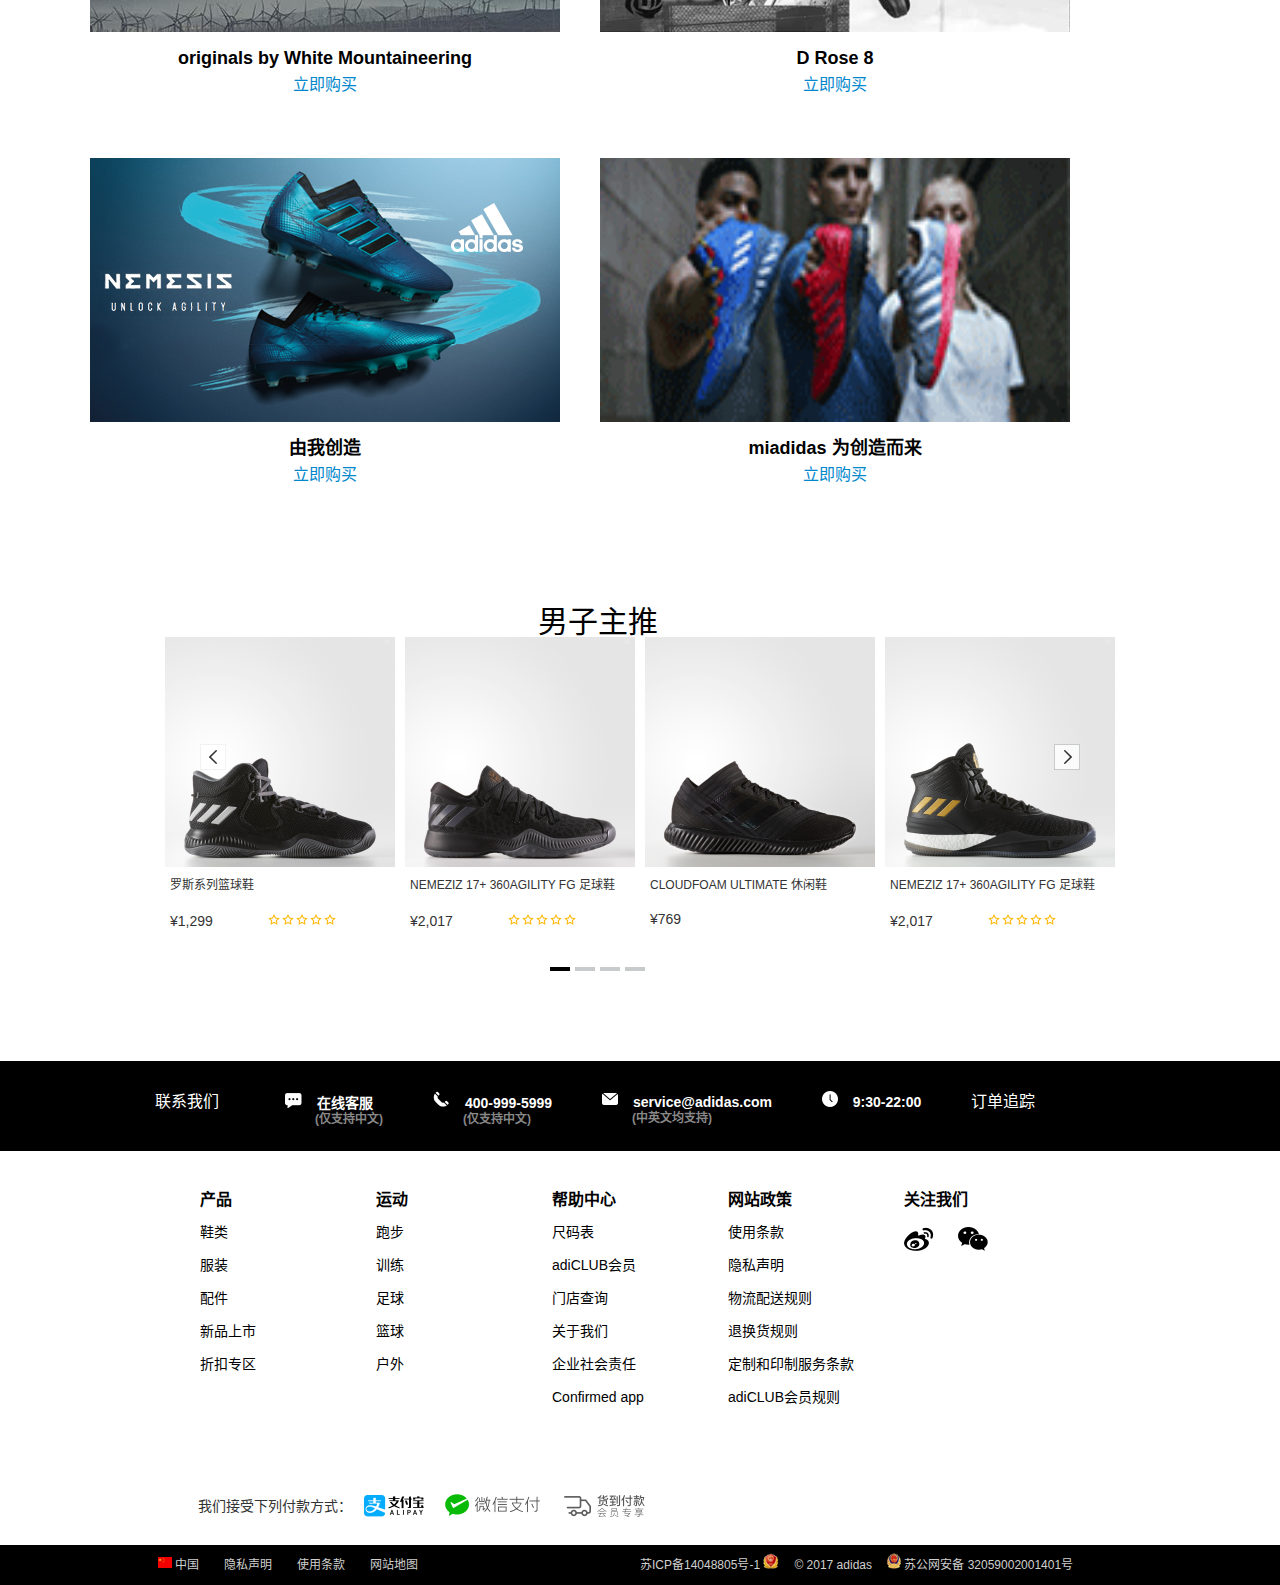
<file: man.html>
<!DOCTYPE html>
<html lang="zh-CN"><head><meta http-equiv="Content-Type" content="text/html; charset=UTF-8">

<meta name="keywords" content="阿迪达斯官方商城">
<meta name="description" content="阿迪达斯官方商城">
<meta name="author" content="">
<meta content="width=device-width, initial-scale=1.0, maximum-scale=1.0, user-scalable=0" name="viewport">
<meta http-equiv="X-UA-Compatible" content="IE=edge,chrome=1">
<meta name="msapplication-tap-highlight" content="no">
<meta name="renderer" content="webkit">
<meta name="MobileOptimized" content="320">
<meta http-equiv="Cache-Control" content="no-siteapp">
<meta content="telephone=no" name="format-detection">
<link rel="shortcut icon" href="images/index/adidas.ico">
<title>阿迪达斯官方商城</title>
<link rel="stylesheet" href="css/man_bootstrap.css">
<script src='js/jquery-1.11.1.min.js'></script>
<script src='js/man-bootstrap.js'></script>
<script src='js/man-index.js'></script>
<link rel="stylesheet" href="css/man_reset.css">
<link rel="stylesheet" href="css/man_style.css">
</head>
<body>
<!-- 顶部公共条 -->
    <div class='header-fixed' id='header-fixed'>
        <!-- 上半部分 -->
        <div class='top-nav none-sm'>
            <div class='header-top clearfix'>
                <div class='head-top-container'>
                    <ul>
                    	<li class='mail-subscription' >
                            <a href="">邮件订阅</a>
                    	</li>
                    	<li class='delimiter'>
                    	    <span></span>
                    	</li>
                    	<li class='service'>
                            <a href="">在线客服
                                <i class='icon icon-service'></i>
                            </a>
                    	</li>
                    	<li class='login-box'>
                            <a href="login.html">登录  
                                <i class='icon icon-login'></i>
                            </a>
                    	</li>
                    </ul>
                </div>
          </div>
        </div>
        <!-- 点击邮件订阅时出现的 -->
        <div class='mail-subscription-content'>
            <div class='mail-subscription-main'>
                <!-- 邮件上方出现的推送 -->
	            <div class='callout-bars clearfix'>
                    <div class='callout-bar'>
                        <i class='icon icon-callout-1'></i>
                        <span>订阅邮件以了解最新动态</span>
                    </div>
                    <div class='callout-bar'>
                        <i class='icon icon-callout-3'></i>
                        <span>独家的优惠和推送</span>
                    </div>
	            </div>
	            <!-- 邮件中间出现的电子邮箱性别之类 -->
	            <div class='mail-subscription-form clearfix'>
                    <div class='form-group'>
                        <label class='control-label'>
                           电子邮箱
                           <span class='star-red'>*</span>
                        </label>
                        <!-- 添加is-error处 -->
                        <div class='form-input'>
                           <input type="text" id='mailSubscription' name='loginEmail'>
                           <!-- 邮箱输入错误时出现的 -->
                           <div class='msg-block'>
                                <i class='icon msg-icon'></i>
                                <span id='email'>请输入电子邮箱地址</span>
                           </div>
                           <div class='form-input-text'>仅供第一次注册</div>
                        </div>
                    </div>
                    <div class='form-group form-group-choice'>
                        <label class='control-label'>
                            性别
                            <span class='star-red'>*</span>
                        </label>
                        <div class='form-choice-btn clearfix gender'>
                            <div class='form-choice-btn-radio'>
                                <i class='icon icon-radio is-active'></i>
                                <span>男子</span>
                            </div>
	                        <div class='form-choice-btn-radio'>
                                <i class='icon icon-radio'></i>
                                <span>女子</span>

	                        </div>
	                        <div class='form-choice-btn-checked'>
                                <i class='icon icon-checked'></i>
                                <span>我已满18岁
                                    <span class='star-red'>*</span>
                                </span>
                                <br>
                                <!-- 未填写时提醒 -->
                                <span id='age'>请选择年龄</span>
	                        </div>
                        </div>
                    </div>
                    <div class='form-group form-group-btn'>
                        <a href="" class='btn btn-blue btn-have-arrow is-disabled' id='subscription'>
                           <span>订阅</span>
                        </a>
                    </div>
	            </div>
	            <!-- 邮件底部类似于footer -->
	            <div class='mail-subscription-statement'>
                    <span>注册阿迪达斯邮箱，特色的独家推送，最新的商品信息，最新活动的新闻以及其他资讯。详情参见我们的<a href="">隐私声明</a>。
                    </span>
	            </div>
           </div>
        </div>
       
        <!-- 下半部分 -->
        <div class='header'>
            <div class='header-container clearfix'>
                <div class='nav-bar'>
                    <div class='header-left'>
                        <a href="" class='m-menu events-m-menu none block-sm'></a>
                        <h1 class='navbar-header inline-block'>
                            <a href="index.html">
                                <img src="images/man/logo.png" alt="" class='logo' title='' alt=''>
                            </a>
                        </h1>
                        <div class='navbar-menu events-header-scroll inline-block'>
                            <div class='scroller-wrap events-header-scroll inline-block'>
                                <div class='menu-box menu-box-pc none-sm'>
                                    <ul class='nav nav-pills events-menus-nav'>
                                    <!-- 利用js做is-active -->
                                       	<li class='Extention  '>
                                            <a href="man.html">男子</a>
                                            <div class='submenu'>
                                                <div class="submenu-list">
										            <div class="container">
										           <dl class="fir-line">
										           <dt><a href="">最新活动</a></dt>
										           <dd><a href="">新品上市</a></dd>
										           <dd><a href="">创作你的专属Adilette</a></dd>
										           <dd><a href="">&nbsp;</a></dd>
										           <dd><a href="">跑步|UltraBOOST X</a></dd>
										           <dd><a href="">Originals|ICONS</a></dd>
										           <dd><a href="">adidas neo|生来好动</a></dd>
										           <dd><a href="">训练|由我创造</a></dd>
										           <dd><a href="">&nbsp;</a></dd>
										           <dd><a href="">miadidas 个性化定制</a></dd>
										           <dd><a href="">&nbsp;</a></dd>
										           <dd><a href="">折扣专区</a></dd>
										           </dl>
										           <dl class="sec-line">
										             <dt><a href="">鞋类</a></dt>
										             <dd><a href="">Originals</a></dd>
										             <dd><a href="">adidas neo</a></dd>
										             <dd><a href="">足球</a></dd>
										             <dd><a href="">篮球</a></dd>
										             <dd><a href="">训练</a></dd>
										             <dd><a href="">跑步</a></dd>
										             <dd><a href="">户外</a></dd>
										             <dd><a href="">网球</a></dd>
										             <dd><a href="">miadidas 个性化定制</a></dd>
										           </dl>
										           <dl class="thi-line">
										              <dt><a href="">服饰类</a></dt>
										              <dd><a href="">紧身裤</a></dd>
										              <dd><a href="">短袖上衣</a></dd>
										              <dd><a href="">长袖上衣</a></dd>
										              <dd><a href="">茄克/外套</a></dd>
										              <dd><a href="">下装</a></dd>
										              <dd><a href="">棉服/羽绒服</a></dd>
										           </dl>
										           <dl class="fou-line">
										             <dt><a href="">附配件类</a></dt>
										             <dd><a href="">袜子</a></dd>
										             <dd><a href="">帽子/手套/围巾</a></dd>
										             <dd><a href="">背包/拎包/肩包/电脑包</a></dd>
										             <dd><a href="">手表</a></dd>
										             <dd><a href="">球类</a></dd>
										             <dd><a href="">其他配附件</a></dd>
										           </dl>
										           <dl class="fif-line">
										                <dt><a href="">运动分类</a></dt>
										                <dd><a href="">adidas athletics</a></dd>
										                <dd><a href="">足球</a></dd>
										                <dd><a href="">篮球</a></dd>
										                <dd><a href="">训练</a></dd>
										                <dd><a href="">跑步</a></dd>
										                <dd><a href="">户外</a></dd>
										                <dd><a href="">网球</a></dd>
										                <dd><a href="">游泳</a></dd>
										                <dd><a href="">高尔夫</a></dd>
										           </dl>
										           <ul class="cleanfix"></ul>
										           <ul class="las-line">
										              <li><a href="">全部男子产品</a></li>
										              <li><a href="">全部男子鞋</a></li>
										              <li><a href="">全部男子服饰</a></li>
										              <li><a href="">全部男子配件</a></li>
										              <li><a href="">全部男子运动</a></li>
										           </ul>
										        </div>
                                            </div> 
                                       	</li>
                                       	<li class='Extention'>
                                            <a href="">女子</a>
                                            <div class='submenu'>
                                                <div class="submenu-list">
										            <div class="container">
										           <dl class="fir-line">
										           <dt><a href="">最新活动</a></dt>
										           <dd><a href="">新品上市</a></dd>
										           <dd><a href="">创作你的专属Adilette</a></dd>
										           <dd><a href="">&nbsp;</a></dd>
										           <dd><a href="">跑步|UltraBOOST X</a></dd>
										           <dd><a href="">Originals|ICONS</a></dd>
										           <dd><a href="">adidas neo|生来好动</a></dd>
										           <dd><a href="">训练|由我创造</a></dd>
										           <dd><a href="">&nbsp;</a></dd>
										           <dd><a href="">miadidas 个性化定制</a></dd>
										           <dd><a href="">&nbsp;</a></dd>
										           <dd><a href="">折扣专区</a></dd>
										           </dl>
										           <dl class="sec-line">
										             <dt><a href="">鞋类</a></dt>
										             <dd><a href="">Originals</a></dd>
										             <dd><a href="">adidas neo</a></dd>
										             <dd><a href="">足球</a></dd>
										             <dd><a href="">篮球</a></dd>
										             <dd><a href="">训练</a></dd>
										             <dd><a href="">跑步</a></dd>
										             <dd><a href="">户外</a></dd>
										             <dd><a href="">网球</a></dd>
										             <dd><a href="">miadidas 个性化定制</a></dd>
										           </dl>
										           <dl class="thi-line">
										              <dt><a href="">服饰类</a></dt>
										              <dd><a href="">紧身裤</a></dd>
										              <dd><a href="">短袖上衣</a></dd>
										              <dd><a href="">长袖上衣</a></dd>
										              <dd><a href="">茄克/外套</a></dd>
										              <dd><a href="">下装</a></dd>
										              <dd><a href="">棉服/羽绒服</a></dd>
										           </dl>
										           <dl class="fou-line">
										             <dt><a href="">附配件类</a></dt>
										             <dd><a href="">袜子</a></dd>
										             <dd><a href="">帽子/手套/围巾</a></dd>
										             <dd><a href="">背包/拎包/肩包/电脑包</a></dd>
										             <dd><a href="">手表</a></dd>
										             <dd><a href="">球类</a></dd>
										             <dd><a href="">其他配附件</a></dd>
										           </dl>
										           <dl class="fif-line">
										                <dt><a href="">运动分类</a></dt>
										                <dd><a href="">adidas athletics</a></dd>
										                <dd><a href="">足球</a></dd>
										                <dd><a href="">篮球</a></dd>
										                <dd><a href="">训练</a></dd>
										                <dd><a href="">跑步</a></dd>
										                <dd><a href="">户外</a></dd>
										                <dd><a href="">网球</a></dd>
										                <dd><a href="">游泳</a></dd>
										                <dd><a href="">高尔夫</a></dd>
										           </dl>
										           <ul class="cleanfix"></ul>
										           <ul class="las-line">
										              <li><a href="">全部男子产品</a></li>
										              <li><a href="">全部男子鞋</a></li>
										              <li><a href="">全部男子服饰</a></li>
										              <li><a href="">全部男子配件</a></li>
										              <li><a href="">全部男子运动</a></li>
										           </ul>
										        </div>
                                            </div> 
                                       	</li>
                                       	<li class='Extention'>
                                            <a href="babyProducts.html">童装</a>
                                             <div class='submenu'> 
                                                 <div class="submenu-list"> 
										           <div class="container">
										           <dl class="fir-line">
										           <dt><a href="">最新活动</a></dt>
										           <dd><a href="">新品上市</a></dd>
										           <dd><a href="">创作你的专属Adilette</a></dd>
										           <dd><a href="">&nbsp;</a></dd>
										           <dd><a href="">跑步|UltraBOOST X</a></dd>
										           <dd><a href="">Originals|ICONS</a></dd>
										           <dd><a href="">adidas -neo|生来好动</a></dd>
										           <dd><a href="">训练|由我创造</a></dd>
										           <dd><a href="">&nbsp;</a></dd>
										           <dd><a href="">miadidas 个性化定制</a></dd>
										           <dd><a href="">&nbsp;</a></dd>
										           <dd><a href="">折扣专区</a></dd>
										           </dl>
										           <dl class="sec-line">
										             <dt><a href="">鞋类</a></dt>
										             <dd><a href="">Originals</a></dd>
										             <dd><a href="">adidas neo</a></dd>
										             <dd><a href="">足球</a></dd>
										             <dd><a href="">篮球</a></dd>
										             <dd><a href="">训练</a></dd>
										             <dd><a href="">跑步</a></dd>
										             <dd><a href="">户外</a></dd>
										             <dd><a href="">网球</a></dd>
										             <dd><a href="">miadidas 个性化定制</a></dd>
										           </dl>
										           <dl class="thi-line">
										              <dt><a href="">服饰类</a></dt>
										              <dd><a href="">紧身裤</a></dd>
										              <dd><a href="">短袖上衣</a></dd>
										              <dd><a href="">长袖上衣</a></dd>
										              <dd><a href="">茄克/外套</a></dd>
										              <dd><a href="">下装</a></dd>
										              <dd><a href="">棉服/羽绒服</a></dd>
										           </dl>
										           <dl class="fou-line">
										             <dt><a href="">附配件类</a></dt>
										             <dd><a href="">袜子</a></dd>
										             <dd><a href="">帽子/手套/围巾</a></dd>
										             <dd><a href="">背包/拎包/肩包/电脑包</a></dd>
										             <dd><a href="">手表</a></dd>
										             <dd><a href="">球类</a></dd>
										             <dd><a href="">其他配附件</a></dd>
										           </dl>
										           <dl class="fif-line">
										                <dt><a href="">运动分类</a></dt>
										                <dd><a href="">adidas athletics</a></dd>
										                <dd><a href="">足球</a></dd>
										                <dd><a href="">篮球</a></dd>
										                <dd><a href="">训练</a></dd>
										                <dd><a href="">跑步</a></dd>
										                <dd><a href="">户外</a></dd>
										                <dd><a href="">网球</a></dd>
										                <dd><a href="">游泳</a></dd>
										                <dd><a href="">高尔夫</a></dd>
										           </dl>
										           <ul class="cleanfix"></ul>
										           <ul class="las-line">
										              <li><a href="">全部男子产品</a></li>
										              <li><a href="">全部男子鞋</a></li>
										              <li><a href="">全部男子服饰</a></li>
										              <li><a href="">全部男子配件</a></li>
										              <li><a href="">全部男子运动</a></li>
										           </ul>
										        </div>
                                            </div> 
                                       	</li>
                                       	<li class='nav-menu-delimiter'>
                                       	    <span></span>
                                       	</li>
                                       	<li class='Extention'>
                                            <a href="football.html">运动</a>
                                             <div class='submenu'> 
                                                <div class="submenu-list">
										            <div class="container">
										           <dl class="fir-line">
										           <dt><a href="">最新活动</a></dt>
										           <dd><a href="">新品上市</a></dd>
										           <dd><a href="">创作你的专属Adilette</a></dd>
										           <dd><a href="">&nbsp;</a></dd>
										           <dd><a href="">跑步|UltraBOOST X</a></dd>
										           <dd><a href="">Originals|ICONS</a></dd>
										           <dd><a href="">adidas neo|生来好动</a></dd>
										           <dd><a href="">训练|由我创造</a></dd>
										           <dd><a href="">&nbsp;</a></dd>
										           <dd><a href="">miadidas 个性化定制</a></dd>
										           <dd><a href="">&nbsp;</a></dd>
										           <dd><a href="">折扣专区</a></dd>
										           </dl>
										           <dl class="sec-line">
										             <dt><a href="">鞋类</a></dt>
										             <dd><a href="">Originals</a></dd>
										             <dd><a href="">adidas neo</a></dd>
										             <dd><a href="football.html">足球</a></dd>
										             <dd><a href="">篮球</a></dd>
										             <dd><a href="">训练</a></dd>
										             <dd><a href="">跑步</a></dd>
										             <dd><a href="">户外</a></dd>
										             <dd><a href="">网球</a></dd>
										             <dd><a href="">miadidas 个性化定制</a></dd>
										           </dl>
										           <dl class="thi-line">
										              <dt><a href="">服饰类</a></dt>
										              <dd><a href="">紧身裤</a></dd>
										              <dd><a href="">短袖上衣</a></dd>
										              <dd><a href="">长袖上衣</a></dd>
										              <dd><a href="">茄克/外套</a></dd>
										              <dd><a href="">下装</a></dd>
										              <dd><a href="">棉服/羽绒服</a></dd>
										           </dl>
										           <dl class="fou-line">
										             <dt><a href="">附配件类</a></dt>
										             <dd><a href="">袜子</a></dd>
										             <dd><a href="">帽子/手套/围巾</a></dd>
										             <dd><a href="">背包/拎包/肩包/电脑包</a></dd>
										             <dd><a href="">手表</a></dd>
										             <dd><a href="">球类</a></dd>
										             <dd><a href="">其他配附件</a></dd>
										           </dl>
										           <dl class="fif-line">
										                <dt><a href="">运动分类</a></dt>
										                <dd><a href="">adidas athletics</a></dd>
										                <dd><a href="">足球</a></dd>
										                <dd><a href="">篮球</a></dd>
										                <dd><a href="">训练</a></dd>
										                <dd><a href="">跑步</a></dd>
										                <dd><a href="">户外</a></dd>
										                <dd><a href="">网球</a></dd>
										                <dd><a href="">游泳</a></dd>
										                <dd><a href="">高尔夫</a></dd>
										           </dl>
										           <ul class="cleanfix"></ul>
										           <ul class="las-line">
										              <li><a href="">全部男子产品</a></li>
										              <li><a href="">全部男子鞋</a></li>
										              <li><a href="">全部男子服饰</a></li>
										              <li><a href="">全部男子配件</a></li>
										              <li><a href="">全部男子运动</a></li>
										           </ul>
										        </div>
                                            </div> 
                                       	</li>
                                       	<li class='Extention'>
                                            <a href="Origunals.html">品牌</a>
                                             <div class='submenu'> 
                                                <div class="submenu-list">
										            <div class="container">
										           <dl class="fir-line">
										           <dt><a href="">最新活动</a></dt>
										           <dd><a href="">新品上市</a></dd>
										           <dd><a href="">创作你的专属Adilette</a></dd>
										           <dd><a href="">&nbsp;</a></dd>
										           <dd><a href="">跑步|UltraBOOST X</a></dd>
										           <dd><a href="Origunals.html">Originals|ICONS</a></dd>
										           <dd><a href="">adidas neo|生来好动</a></dd>
										           <dd><a href="">训练|由我创造</a></dd>
										           <dd><a href="">&nbsp;</a></dd>
										           <dd><a href="">miadidas 个性化定制</a></dd>
										           <dd><a href="">&nbsp;</a></dd>
										           <dd><a href="">折扣专区</a></dd>
										           </dl>
										           <dl class="sec-line">
										             <dt><a href="">鞋类</a></dt>
										             <dd><a href="">Originals</a></dd>
										             <dd><a href="">adidas neo</a></dd>
										             <dd><a href="">足球</a></dd>
										             <dd><a href="">篮球</a></dd>
										             <dd><a href="">训练</a></dd>
										             <dd><a href="">跑步</a></dd>
										             <dd><a href="">户外</a></dd>
										             <dd><a href="">网球</a></dd>
										             <dd><a href="">miadidas 个性化定制</a></dd>
										           </dl>
										           <dl class="thi-line">
										              <dt><a href="">服饰类</a></dt>
										              <dd><a href="">紧身裤</a></dd>
										              <dd><a href="">短袖上衣</a></dd>
										              <dd><a href="">长袖上衣</a></dd>
										              <dd><a href="">茄克/外套</a></dd>
										              <dd><a href="">下装</a></dd>
										              <dd><a href="">棉服/羽绒服</a></dd>
										           </dl>
										           <dl class="fou-line">
										             <dt><a href="">附配件类</a></dt>
										             <dd><a href="">袜子</a></dd>
										             <dd><a href="">帽子/手套/围巾</a></dd>
										             <dd><a href="">背包/拎包/肩包/电脑包</a></dd>
										             <dd><a href="">手表</a></dd>
										             <dd><a href="">球类</a></dd>
										             <dd><a href="">其他配附件</a></dd>
										           </dl>
										           <dl class="fif-line">
										                <dt><a href="">运动分类</a></dt>
										                <dd><a href="">adidas athletics</a></dd>
										                <dd><a href="">足球</a></dd>
										                <dd><a href="">篮球</a></dd>
										                <dd><a href="">训练</a></dd>
										                <dd><a href="">跑步</a></dd>
										                <dd><a href="">户外</a></dd>
										                <dd><a href="">网球</a></dd>
										                <dd><a href="">游泳</a></dd>
										                <dd><a href="">高尔夫</a></dd>
										           </dl>
										           <ul class="cleanfix"></ul>
										           <ul class="las-line">
										              <li><a href="">全部男子产品</a></li>
										              <li><a href="">全部男子鞋</a></li>
										              <li><a href="">全部男子服饰</a></li>
										              <li><a href="">全部男子配件</a></li>
										              <li><a href="">全部男子运动</a></li>
										           </ul>
										        </div>
                                            </div> 
                                       	</li>
                                       	<li class='nav-menu-delimiter'>
                                            <span></span>
                                       	</li>
                                       	<li class='Extention'>
                                            <a href="newsDetails.html">新闻详情页</a>
                                             <div class='submenu'> 
                                                <div class="submenu-list">
										            <div class="container">
										           <dl class="fir-line">
										           <dt><a href="">最新活动</a></dt>
										           <dd><a href="">新品上市</a></dd>
										           <dd><a href="">创作你的专属Adilette</a></dd>
										           <dd><a href="">&nbsp;</a></dd>
										           <dd><a href="">跑步|UltraBOOST X</a></dd>
										           <dd><a href="">Originals|ICONS</a></dd>
										           <dd><a href="">adidas neo|生来好动</a></dd>
										           <dd><a href="">训练|由我创造</a></dd>
										           <dd><a href="">&nbsp;</a></dd>
										           <dd><a href="">miadidas 个性化定制</a></dd>
										           <dd><a href="">&nbsp;</a></dd>
										           <dd><a href="">折扣专区</a></dd>
										           </dl>
										           <dl class="sec-line">
										             <dt><a href="">鞋类</a></dt>
										             <dd><a href="">Originals</a></dd>
										             <dd><a href="">adidas neo</a></dd>
										             <dd><a href="">足球</a></dd>
										             <dd><a href="">篮球</a></dd>
										             <dd><a href="">训练</a></dd>
										             <dd><a href="">跑步</a></dd>
										             <dd><a href="">户外</a></dd>
										             <dd><a href="">网球</a></dd>
										             <dd><a href="">miadidas 个性化定制</a></dd>
										           </dl>
										           <dl class="thi-line">
										              <dt><a href="">服饰类</a></dt>
										              <dd><a href="">紧身裤</a></dd>
										              <dd><a href="">短袖上衣</a></dd>
										              <dd><a href="">长袖上衣</a></dd>
										              <dd><a href="">茄克/外套</a></dd>
										              <dd><a href="">下装</a></dd>
										              <dd><a href="">棉服/羽绒服</a></dd>
										           </dl>
										           <dl class="fou-line">
										             <dt><a href="">附配件类</a></dt>
										             <dd><a href="">袜子</a></dd>
										             <dd><a href="">帽子/手套/围巾</a></dd>
										             <dd><a href="">背包/拎包/肩包/电脑包</a></dd>
										             <dd><a href="">手表</a></dd>
										             <dd><a href="">球类</a></dd>
										             <dd><a href="">其他配附件</a></dd>
										           </dl>
										           <dl class="fif-line">
										                <dt><a href="">运动分类</a></dt>
										                <dd><a href="">adidas athletics</a></dd>
										                <dd><a href="">足球</a></dd>
										                <dd><a href="">篮球</a></dd>
										                <dd><a href="">训练</a></dd>
										                <dd><a href="">跑步</a></dd>
										                <dd><a href="">户外</a></dd>
										                <dd><a href="">网球</a></dd>
										                <dd><a href="">游泳</a></dd>
										                <dd><a href="">高尔夫</a></dd>
										           </dl>
										           <ul class="cleanfix"></ul>
										           <ul class="las-line">
										              <li><a href="">全部男子产品</a></li>
										              <li><a href="">全部男子鞋</a></li>
										              <li><a href="">全部男子服饰</a></li>
										              <li><a href="">全部男子配件</a></li>
										              <li><a href="">全部男子运动</a></li>
										           </ul>
										        </div>
                                            </div> 
                                       	</li>
                                    </ul>   
                                </div>
                            </div>
                        </div>
                    </div>
                    <ul class='header-right'>
                        <li class='header-search'>
                          <!-- 后添加search-input -->
                            <a href="" class='searchinput'>
                                <i class='icon icon-search'></i>
                            </a>
                            <input type="text" placeholder="搜索">
                            <input type="hidden" id='keywords' class='keywords'>
                            <a href="" class='closeinput'>
                                <i class='icon icon-search-clear'></i>
                            </a>
                        </li>                        
                        <li class='header-cart'>
                            <a href="shopping.html" value='0'>
                                <i class='icon icon-cart'></i>
                                <span>0</span>
                            </a>
                        </li>          
                        </div>
                    </ul>
                </div>
            </div>
        </div>
    </div>
    <div class='article' id='article'>
        <ul class='contain'>
            <li class='content-1'>
                <a href="">
                    <img src="images/man/icon_free.png" alt="">
                </a>
                <div class='text'>
                    <a href="">
                       全场满500元免费配送
                        <i class='icon icon-round-gray-rights'></i>
                    </a>
                </div>
            </li>
            <li class='content-2'>
                <a href="">
                    <img src="images/man/icon_timer.png" alt="">
                </a>
                <div class='text'>
                    <a href="">
                       尊享当日/次日达服务
                        <i class='icon icon-round-gray-rights'></i>
                    </a>
                </div>
            </li>
            <li class='content-3'>
                <a href="">
                    <img src="images/man/icon_returnorder.png" alt="">
                </a>
                <div class='text'>
                    <a href="">
                       注册会员支持货到付款
                        <i class='icon icon-round-gray-rights'></i>
                    </a>
                </div>
            </li>
        </ul>
    </div>
    <div class='otherlist' id='otherlist'>
       <dl>
          <dt><a href="">男子</a></dt>
          <dd><a href="">鞋类</a></dd>
          <dd><a href="">服装</a></dd>
          <dd><a href="">附件</a></dd>
          <dd><a href="">查看全部</a></dd>
          <dd><a href="">男子产品</a></dd>
        </dl>
    </div>
    <div class='banner' id='banner'>
        <div id="carousel-example-generic" class="carousel slide" data-ride="carousel">
        <!-- Indicators -->
			<ol class="carousel-indicators">
			    <li data-target="#carousel-example-generic" data-slide-to="0" class="active"></li>
			    <li data-target="#carousel-example-generic" data-slide-to="1"></li>
			    <li data-target="#carousel-example-generic" data-slide-to="2"></li>
			    <li data-target="#carousel-example-generic" data-slide-to="3"></li>
			</ol>
			  <!-- Wrapper for slides -->
			<div class="carousel-inner" role="listbox">
			    <div class="item active">
			      <img src="images/man/banner1.jpg" alt="...">
			      <div class="carousel-caption">
			        <div class='purchase-1'>
                        <a href="">
                          <span> 立即购买</span>
                        </a>
			        </div>
			        <div class='purchase-2'>
                          <a href="">
                          <span>定制你的大片</span>
                        </a>
			        </div>
			      </div>
			    </div>
			    <div class="item">
			      <img src="images/man/banner2.jpg" alt="...">
			      <div class="carousel-caption">
			         <div class='purchase-3'>
                          <a href="">
                          <span> 立即购买</span>
                        </a>
			         </div>
			         <div class='purchase-4'>
                           <a href="">
                           <span>观看最新大片</span>
                        </a>
			         </div>
			      </div>
			    </div>
			     <div class="item active">
			      <img src="images/man/banner3.jpg" alt="...">
			      <div class="carousel-caption">
			         <div class='purchase-5'>
                          <a href="">
                          <span> 立即购买</span>
                        </a>
			         </div>
			         <div class='purchase-6'>
                           <a href="">
                          <span>了解更多</span>
                        </a>
			         </div>
			      </div>
			    </div>
			     <div class="item active">
			      <img src="images/man/banner4.jpg" alt="...">
			      <div class="carousel-caption">
	                  <div class='purchase-7'>
                        <a href="">
                          <span> 立即购买</span>
                        </a>
	                  </div>
			          <div class='purchase-8'>
                        <a href="">
                          <span>了解更多</span>
                        </a>
			          </div>
			      </div>
			    </div>
			  </div>

			  <!-- Controls -->
			  <a class="left carousel-control" href="#carousel-example-generic" role="button" data-slide="prev">
			     <span class='prevbut'></span>
			    <span class="sr-only">Previous</span>
			  </a>
			  <a class="right carousel-control" href="#carousel-example-generic" role="button" data-slide="next">
			    <span class='nextbut'></span>
			    <span class="sr-only">Next</span>
			  </a>
			</div>
    </div>
    <div class='divider'></div>
    <div class='guess-you-like' id='guess-you-like'>
      <div class='container'>
         <figure>
         	<img src="images/man/gue1.jpg" alt="">
         	<figcaption>
         		<h5>鞋类</h5>
         		<p>立即购买</p>
         	</figcaption>
         </figure>
         <figure>
         	<img src="images/man/gue2.jpg" alt="">
         	<figcaption>
         		<h5>T恤</h5>
         		<p>立即购买</p>
         	</figcaption>
         </figure>
         <figure>
         	<img src="images/man/gue3.jpg" alt="">
         	<figcaption>
         		<h5>运动服</h5>
         		<p>立即购买</p>
         	</figcaption>
         </figure>
         <figure>
         	<img src="images/man/gue4.jpg" alt="">
         	<figcaption>
         		<h5>下装</h5>
         		<p>立即购买</p>
         	</figcaption>
         </figure>
      </div>
    </div>
    <div class='divider'></div>
    <div class='box-two ' id='box-two'>
      <div class='container'>
        <ul>
        	<li>
               <a href="">鞋类</a>
               <ul>
                  <li>Originals</li>
                  <li>跑步</li>
                  <li>篮球</li>
               </ul>
        	</li>
        	<li>
               <a href="">服装</a>
               <ul>
                  <li>短袖上衣</li>
                  <li>运动下装</li>
                  <li>夹克</li>
               </ul>
        	</li>
        	<li>
               <a href="">附配件</a>
               <ul>
                  <li>包</li>
                  <li>袜子</li>
                  <li>运动装备</li>
               </ul>
        	</li>
        	<li>
                <a href="">推荐</a>
               <ul>
                  <li>新品</li>
                  <li>热卖</li>
                  <li>折扣</li>
               </ul>
        	</li>
        	<li class='last'>
                <a href="">全部男子鞋类产品</a>
                <a href="">全部男子服饰类产品</a>
                <a href="">全部男子附配件类产品</a>
                <a href="">全部男子产品</a>
        	</li>
        </ul>
     </div>
    </div>
    <div class='article-banner ' id='article-banner'>
       <div class='container'>
        <div class='article-banner-top'>
	        <figure>
	            <img src="images/man/1.jpg">
	            <figcaption>
	               <h3>originals by White Mountaineering</h3>
	               <p>立即购买</p>
	            </figcaption>
	        </figure>
	        <figure>
	            <img src="images/man/2.jpg" data-text='D Rose 8'>
	            <figcaption>
	               <h3> D Rose 8</h3>
	               <p>立即购买</p>
	            </figcaption>
	        </figure>
        </div>
        <div class='article-banner-bottom'>
	        <figure>
	            <img src="images/man/3.jpg" data-text='由我创造'>
	            <figcaption>
	               <h3>由我创造</h3>
	               <p>立即购买</p>
	            </figcaption>
	        </figure>
	        <figure>
	            <img src="images/man/4.gif" data-text='miadidas 为创造而来'>
	            <figcaption>
	               <h3>miadidas 为创造而来</h3>
	               <p>立即购买</p>
	            </figcaption>
	        </figure>
	      </div>
        </div>
    </div>
    <div class='divider'></div>
    <div class='guess-you-like-intro ' id='guess-you-like-intro'>
         <h3>男子主推</h3>
         <div class='con-guess'>
	         <div class='con-intro'>
	             <div class="slide-1">
	             	<figure>
	             		<img src="images/man/con1.jpg" alt="">
	             		<figcaption>
	             			<p>罗斯系列篮球鞋</p>
	             			<span>¥1,299</span>
	             			<i class='icon icon-star-yellow'></i>
	             		</figcaption>
	             	</figure>
	             </div>
	             <div class="slide-2">
	             	<figure>
	             		<img src="images/man/con2.jpg" alt="">
	             		<figcaption>
	             			<p>NEMEZIZ 17+ 360AGILITY FG 足球鞋</p>
	             			<span>¥2,017</span>
	             			<i class='icon icon-star-yellow'></i>
	             		</figcaption>
	             	</figure>
	             </div>
	             <div class="slide-3">
	             	<figure>
	             		<img src="images/man/con3.jpg" alt="">
	             		<figcaption>
	             			<p>CLOUDFOAM ULTIMATE 休闲鞋</p>
	             			<span>¥769</span>
	             			<i></i>
	             		</figcaption>
	             	</figure>
	             </div>
	             <div class="slide-4">
	             	<figure>
	             		<img src="images/man/con4.jpg" alt="">
	             		<figcaption>
	             			<p>NEMEZIZ 17+ 360AGILITY FG 足球鞋</p>
	             			<span>¥2,017</span>
	             			<i class='icon icon-star-yellow'></i>
	             		</figcaption>
	             	</figure>
	             </div>
	             <div class="slide-5">
	             	<figure>
	             		<img src="images/man/con5.jpg" alt="">
	             		<figcaption>
	             			<p>NEMEZIZ 17+ 360AGILITY FG 足球鞋</p>
	             			<span>¥2,017</span>
	             			<i class='icon icon-star-yellow'></i>
	             		</figcaption>
	             	</figure>
	             </div>
	             <div class="slide-6">
	             	<figure>
	             		<img src="images/man/con6.jpg" alt="">
	             		<figcaption>
	             			<p>NEMEZIZ 17+ 360AGILITY FG 足球鞋</p>
	             			<span>¥2,017</span>
	             			<i class='icon icon-star-yellow'></i>
	             		</figcaption>
	             	</figure>
	             </div>
	             <div class="slide-7">
	             	<figure>
	             		<img src="images/man/con7.jpg" alt="">
	             		<figcaption>
	             			<p>NEMEZIZ 17+ 360AGILITY FG 足球鞋</p>
	             			<span>¥2,017</span>
	             			<i class='icon icon-star-yellow'></i>
	             		</figcaption>
	             	</figure>
	             </div>
	             <div class="slide-8">
	             	<figure>
	             		<img src="images/man/con8.jpg" alt="">
	             		<figcaption>
	             			<p>NEMEZIZ 17+ 360AGILITY FG 足球鞋</p>
	             			<span>¥2,017</span>
	             			<i class='icon icon-star-yellow'></i>
	             		</figcaption>
	             	</figure>
	             </div>
	             <div class="slide-9">
	             	<figure>
	             		<img src="images/man/con9.jpg" alt="">
	             		<figcaption>
	             			<p>NEMEZIZ 17+ 360AGILITY FG 足球鞋</p>
	             			<span>¥2,017</span>
	             			<i class='icon icon-star-yellow'></i>
	             		</figcaption>
	             	</figure>
	             </div>
	             <div class="slide-10">
	             	<figure>
	             		<img src="images/man/con10.jpg" alt="">
	             		<figcaption>
	             			<p>NEMEZIZ 17+ 360AGILITY FG 足球鞋</p>
	             			<span>¥2,017</span>
	             			<i class='icon icon-star-yellow'></i>
	             		</figcaption>
	             	</figure>
	             </div>
	             <div class="slide-11">
	             	<figure>
	             		<img src="images/man/con11.jpg" alt="">
	             		<figcaption>
	             		    <p>NEMEZIZ 17+ 360AGILITY FG 足球鞋</p>
	             			<span>¥2,017</span>
	             			<i class='icon icon-star-yellow'></i>
	             		</figcaption>
	             	</figure>
	             </div>
	             <div class="slide-12">
	             	<figure>
	             		<img src="images/man/con12.jpg" alt="">
	             		<figcaption>
	             		    <p>NEMEZIZ 17+ 360AGILITY FG 足球鞋</p>
	             			<span>¥2,017</span>
	             			<i class='icon icon-star-yellow'></i>
	             		</figcaption>
	             	</figure>
	             </div>
	             <div class="slide-13">
	             	<figure>
	             		<img src="images/man/con13.jpg" alt="">
	             		<figcaption>
	             			<p>NEMEZIZ 17+ 360AGILITY FG 足球鞋</p>
	             			<span>¥2,017</span>
	             			<i class='icon icon-star-yellow'></i>
	             		</figcaption>
	             	</figure>
	             </div>
	             <div class="slide-14">
	             	<figure>
	             		<img src="images/man/con14.jpg" alt="">
	             		<figcaption>
	             			<p>NEMEZIZ 17+ 360AGILITY FG 足球鞋</p>
	             			<span>¥2,017</span>
	             			<i class='icon icon-star-yellow'></i>
	             		</figcaption>
	             	</figure>
	             </div>
	             <div class="slide-15">
	             	<figure>
	             		<img src="images/man/con15.jpg" alt="">
	             		<figcaption>
	             			<p>NEMEZIZ 17+ 360AGILITY FG 足球鞋</p>
	             			<span>¥2,017</span>
	             			<i class='icon icon-star-yellow'></i>
	             		</figcaption>
	             	</figure>
	             </div>
	             <div class="slide-16">
	             	<figure>
	             		<img src="images/man/con16.jpg" alt="">
	             		<figcaption>
	             			<p>NEMEZIZ 17+ 360AGILITY FG 足球鞋</p>
	             			<span>¥2,017</span>
	             			<i class='icon icon-star-yellow'></i>
	             		</figcaption>
	             	</figure>
	             </div>
	         </div>
         </div>
         <div class='prev-button disabled'></div>
         <div class='next-button'></div>
         <div class='footer-intro'>
            <ul>
               <li class='active'></li>
               <li></li>
               <li></li>
               <li></li>
            </ul>
         </div>
    </div>
    <div class='divider'></div>
    <div class='footer' id='footer'>
        <div class='footer-top'>
            <div class='container'>
               <ul>
                  <li class='contact'>
                      联系我们
                  </li>
                  <li>
                     <p>
                       <i class='icon icon-contact-us-service'></i>
                       <span>在线客服</span>
                     </p>
                     <p class='marker'>(仅支持中文)</p>
                  </li>
                  <li>
                      <p>
                       <i class='icon icon-contact-us-tel'></i>
                       <span>400-999-5999</span>
                     </p>
                     <p class='marker'>(仅支持中文)</p>
                  </li>
                  <li>
                       <p>
                       <i class='icon icon-contact-us-email'></i>
                       <span>service@adidas.com</span>
                     </p>
                     <p class='marker'>(中英文均支持)</p>
                  </li>
                  <li>
                      <p>
                       <i class='icon icon-contact-us-time'></i>
                       <span>9:30-22:00</span>
                     </p>
                  </li>
                  <li class='track'>订单追踪</li>
               </ul>
            </div>
        </div>
        <div class='footer-middle'><div class='footer-recom'>
               <ul>
	               <li class='footer-title'>产品</li>
	               <li><a href="">鞋类</a></li>
	               <li><a href="">服装</a></li>
	               <li><a href="">配件</a></li>
	               <li><a href="">新品上市</a></li>
	               <li><a href="">折扣专区</a></li>
               </ul>
               <ul>
                   <li class='footer-title'>运动</li>
                   <li><a href="">跑步</a></li>
                   <li><a href="">训练</a></li>
                   <li><a href="">足球</a></li>
                   <li><a href="">篮球</a></li>
                   <li><a href="">户外</a></li>
               </ul>
               <ul>
                   <li class='footer-title'>帮助中心</li>
                   <li><a href="">尺码表</a></li>
                   <li><a href="">adiCLUB会员</a></li>
                   <li><a href="">门店查询</a></li>
                   <li><a href="">关于我们</a></li>
                   <li><a href="">企业社会责任</a></li>
                   <li><a href="">Confirmed app</a></li>
               </ul>
               <ul>
                   <li class='footer-title'>网站政策</li>
                   <li><a href="">使用条款</a></li>
                   <li><a href="">隐私声明</a></li>
                   <li><a href="">物流配送规则</a></li>
                   <li><a href="">退换货规则</a></li>
                   <li><a href="">定制和印制服务条款</a></li>
                   <li><a href="">adiCLUB会员规则</a></li>
               </ul>
               <ul>
                   <li class='footer-title'>关注我们</li>
                   <li class='xinlang'>
                     <i class='icon icon-sina'></i>
                     <i class='icon icon-wechat'></i>
                   </li> 
                   <li>
                      <div class='picture'><img src="images/man/QRcode.jpg" alt=""></div>
                   </li>
               </ul>
            </div> 
            <div class='footer-pay'>
                 <ul>
                    <li class='foot-title'>我们接受下列付款方式：</li>
                    <li><i class='icon icon-Payment-method'></i></li>
                    <li class='icon icon-Payment-method-1'><i></i></li>
                    <li><i class='icon icon-Payment-method-3'></i></li>
                 </ul>
            </div>
        </div>
       <div class='footer-footer'>
           <div class='footer-contain'>
              <ul class='left-foot'>
                 <li>
	                  <i class='icon icon-china'></i>
	                  <span>中国</span>
                 </li>
                 <li>
	                 <span>隐私声明</span> 
                 </li>
                 <li>
	                <span>使用条款</span>
                 </li>
                 <li>
	                <span>网站地图</span>
                 </li>
              </ul>
              <ul class='right-foot'> 
                 <li>
	                <span>苏ICP备14048805号-1 </span>
	                <i class='icon icon icon-ebs1'></i>
                 </li>
                 <li>
	                <span>© 2017 adidas</span>
                 </li>
                 <li>
                    <i class='icon icon-ebs2'></i>
	                <span>  苏公网安备 32059002001401号</span>
                 </li>
              </ul>
           </div>
       </div>
    </div>
</body>
</html>
</file>
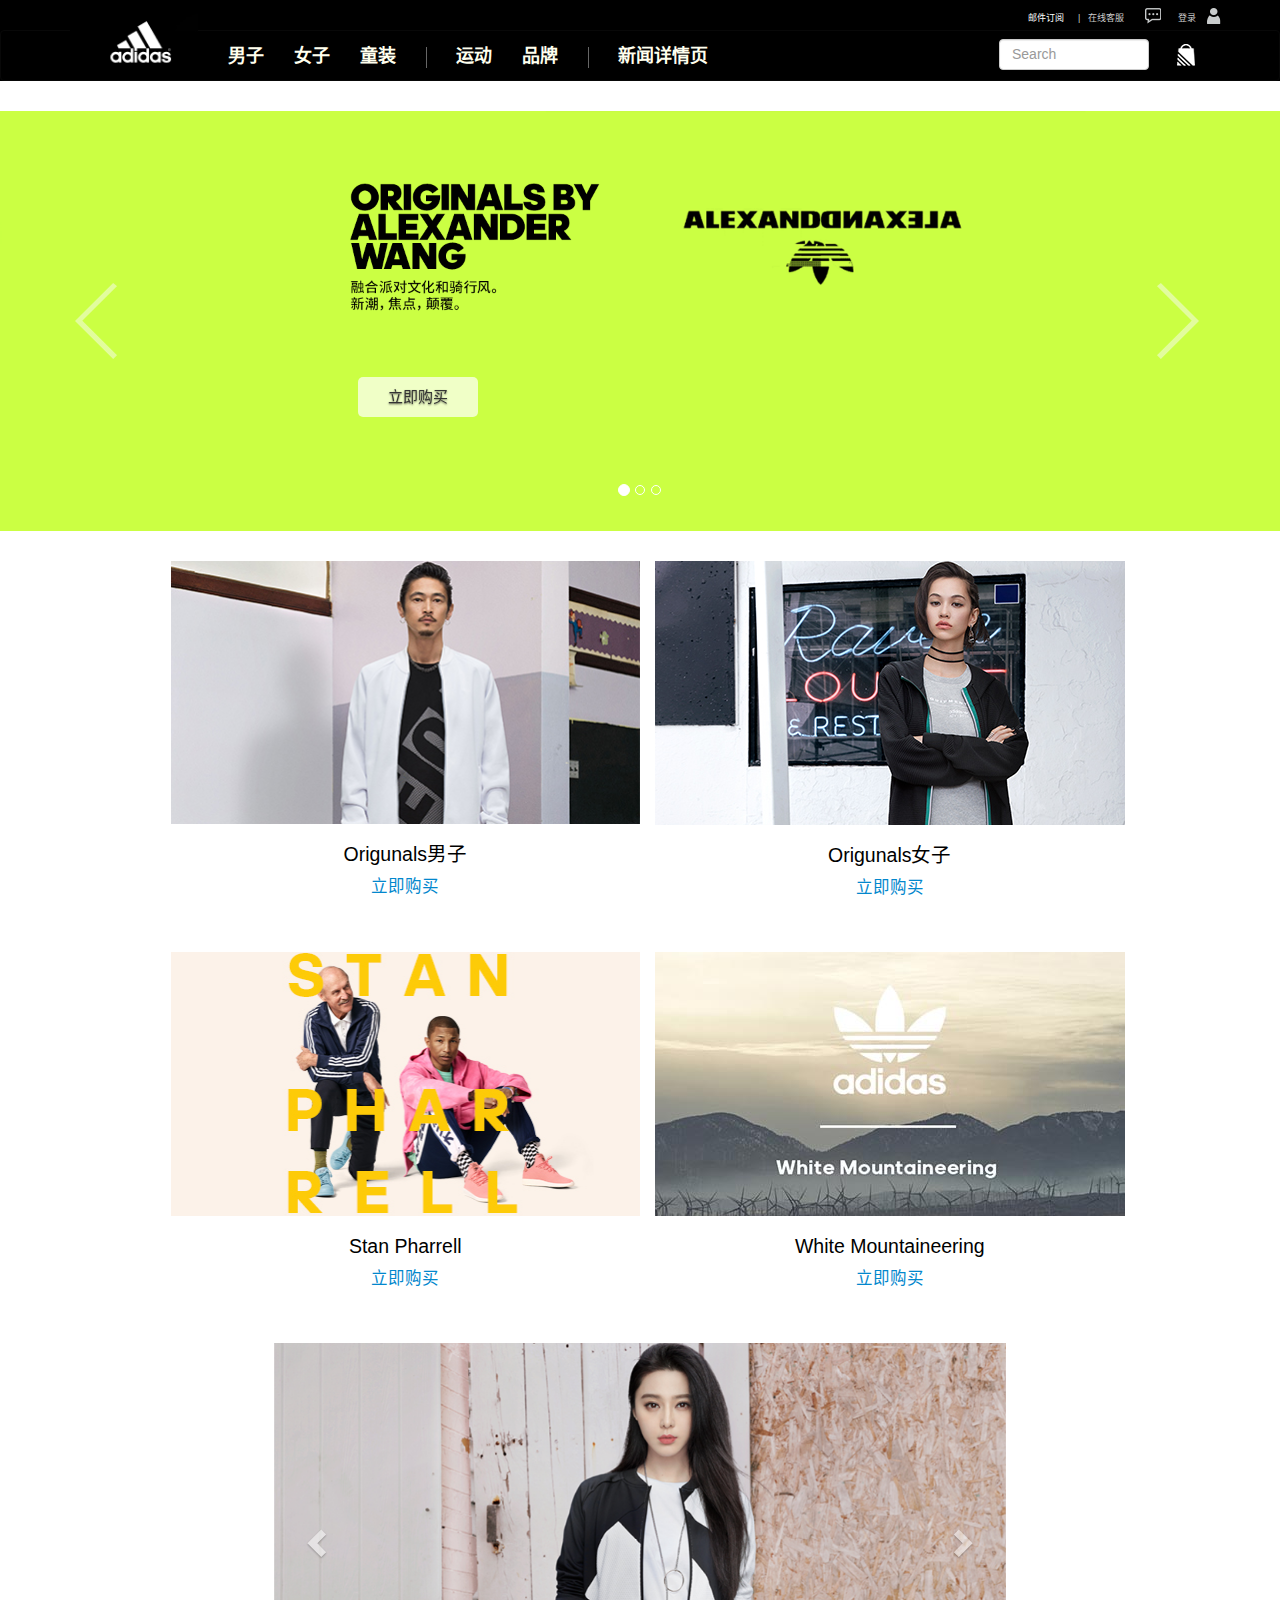
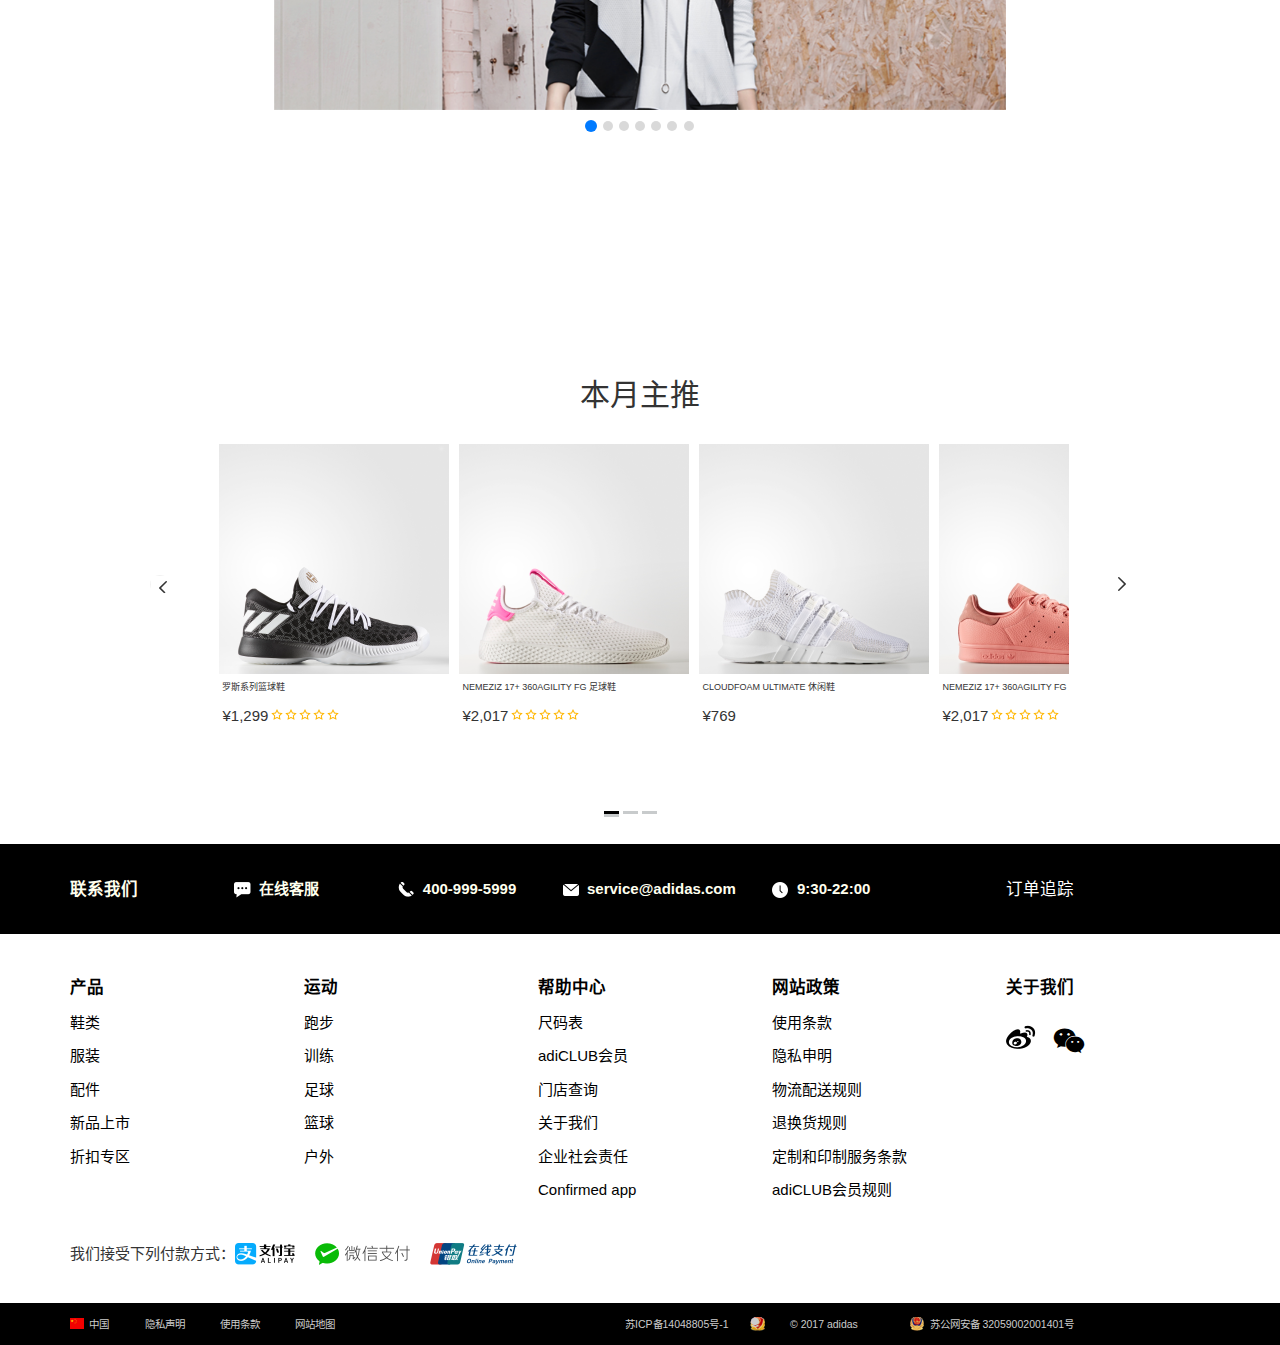
<file: Origunals.html>
<!DOCTYPE html>
<html lang="zh-CN">
<head>
	<meta charset="UTF-8">
	<meta http-equiv="X-UA-Compatible" content="IE=edge"><!-- 指定浏览器去模拟某个特定版本的渲染方式，以此来解决部分兼容问题 -->
	<!-- 最新版本的浏览器渲染模式 -->
    <meta name="viewport" content="width=device-width, initial-scale=1,user-scalable=no">
    <!-- 约束视口：980 设备宽度、初始化缩放比、用户不可缩放-->
    <!-- 上述3个meta标签*必须*放在最前面，任何其他内容都*必须*跟随其后！ -->

	<title>阿迪达斯官方商城</title>

	<!-- 引入Bootstrap核心样式文件 -->
    <link href="lib/bootstrap/css/bootstrap.css" rel="stylesheet">
    <!-- html5shiv对H5标签的兼容 -->
    <!--  Respond.js对响应式的兼容-->
    <!-- 条件注释:h5兼容性，响应式兼容 -->
    <!--[if lt IE 9]>
      <script src="lib/html5shiv/html5shiv.min.js"></script>
      <script src="lib/respond/respond.min.js"></script>
    <![endif]-->
	<link rel="shortcut icon" href="images/index/adidas.ico">
	<!-- 站点logo缩略图 -->
	<!-- <link rel="stylesheet" href="css/common/common.css"> -->
	<link rel="stylesheet" href="css/font-awesome.css">
	<link rel="stylesheet" href="icomoon/style.css">
	<link rel="stylesheet" href="css
	/origunals.css">
	<link rel="stylesheet" href="css/reset.min.css">
	<script src="js/jquery-1.11.1.min.js"></script>
	<script src="lib/bootstrap/js/bootstrap.min.js"></script>
	<script src="js/Origunals.js"></script>
</head>
<body>

	<div class="view">
	<!-- nav导航栏 -->
		<div class="header-fixed">
			<!-- 顶部公共部分 -->
			<div class="top-nav none-sm container">
				<ul class="nav navbar-nav-wjs navbar-right">
					<li id="meil"><a href="#">&nbsp;&nbsp;邮件订阅&nbsp;&nbsp;</a></li>
					<li class="tell">|&nbsp;&nbsp;&nbsp;在线客服<i class="icon icon-tell"></i></li>
					<li class="login"><a href="login.html">&nbsp;&nbsp;登录<i class="icon icon-user"></i></a></li>
				</ul>
			</div>
			<header>
			<!-- 顶部导航 -->
			<nav class="navbar navbar-inverse">
				<div class="container">
					<div class="navbar-header">
						<button type="button" class="navbar-toggle collapsed" data-toggle="collapse" data-target="#navbar" aria-expanded="false" aria-controls="navbar">
						<!-- 当页面缩小到一定时，导航栏变成三条横线 -->
            				<span class="sr-only">Toggle navigation</span>
            				<span class="icon-bar"></span>
            				<span class="icon-bar"></span>
            				<span class="icon-bar"></span>
          				</button>
          				<a class="navbar-brand" href="index.html"><img src="images/Origunals/logo.png" alt=""></a>
					</div>
					<div id="navbar" class="collapse navbar-collapse rightbottom">
          					<ul class="nav navbar-nav">
            					<li id="man"><a href="man.html">男子</a>
            					</li>

            					<li id="women"><a href="#">女子</a>
            					
            					</li>
            					<li id="baby"><a href="babyProducts.html">童装</a>

            					<li class="nav-menu-delimer"><span></span></li>
            					<li id="run"><a href="football.html">运动</a>

            					</li>
            					<li id="pinpai"><a href="Origunals.html">品牌</a>

            					</li>
            					<li class="nav-menu-delimer"><span></span></li>
            					<li id="dinzhi"><a href="newsDetails.html">新闻详情页</a>

            					</li>
          					</ul>
          				<ul class="nav navbar-nav-wjs navbar-right hidden-xs hidden-sm header-right">
          					<li class="header-search">
          						<div class="form-search">
          							<i class="icon icon-search" aria-hidden="true"></i>
   									<input type="search" class="form-control" placeholder="Search" id="header_search">
  								</div>
          					</li>
          					<li class="header-cart"><a href="shopping.html"><i class="icon icon-cart"></i></a></li>
          				</ul>
        			</div><!--/.nav-collapse -->
				</div>
			</nav>
			    
			</header>
			 <div id="s-menu" class="container">
          			<ul id="man-menu">
						<li>
							<dl class="col-md-2">
								<dt><a href="">最新活动</a></dt>
								<dd><a href="">新品上市</a></dd>
								<dd><a href="">创作你的专属Adilette</a></dd>
								<dd><a href=""> 跑步|UltraBOOST X</a></dd>
								<dd><a href="">Originals|ICONS</a></dd>
								<dd><a href="">adidas neo|生来好动</a></dd>
								<dd><a href="">训练|由我创造</a></dd>
								<dd><a href="">miadidas 个性化定制</a></dd>
								<dd><a href="">折扣专区</a></dd>
								<dd><a href="">全部男子产品</a></dd>
							</dl>
						</li>
						<li>
							<dl class="col-md-2">
								<dt><a href="">鞋类</a></dt>
								<dd><a href="">Originals</a></dd>
								<dd><a href="">adidas neo</a></dd>
								<dd><a href="">足球</a></dd>
								<dd><a href="">篮球</a></dd>
								<dd><a href="">训练</a></dd>
								<dd><a href="">跑步</a></dd>
								<dd><a href="">户外</a></dd>
								<dd><a href="">网球</a></dd>
								<dd><a href="">全部男子鞋</a></dd>
							</dl>
						</li>
						<li>
						    <dl class="col-md-2">
								<dt><a href="">服饰类</a></dt>
								<dd><a href="">紧身裤</a></dd>
								<dd><a href="">短袖上衣</a></dd>
								<dd><a href="">长袖上衣</a></dd>
								<dd><a href="">茄克/外套</a></dd>
								<dd><a href="">下装</a></dd>
								<dd><a href="">棉服/羽绒服</a></dd>
								<dd><a href="">全部男子服饰</a></dd>
							</dl>
						</li>
						<li>
							<dl class="col-md-2">
								<dt><a href="">附配件类</a></dt>
								<dd><a href="">袜子</a></dd>
								<dd><a href="">帽子/手套/围巾</a></dd>
								<dd><a href="">背包/拎包/肩包/电脑包</a></dd>
								<dd><a href="">茄克/外套</a></dd>
								<dd><a href="">手表</a></dd>
								<dd><a href="">球类</a></dd>
								<dd><a href="">全部男子配件</a></dd>
							</dl>
						</li>
						<li>
							<dl class="col-md-2">
								<dt><a href="">运动分类</a></dt>
								<dd><a href="">足球</a></dd>
								<dd><a href="">篮球</a></dd>
								<dd><a href="">训练</a></dd>
								<dd><a href="">跑步</a></dd>
								<dd><a href="">户外</a></dd>
								<dd><a href="">网球</a></dd>
								<dd><a href="">游泳</a></dd>
								<dd><a href="">高尔夫</a></dd>
								<dd><a href="">全部男子运动</a></dd>
							</dl>
						</li>
						</ul>
					<ul id="women-menu">
						<li>
							<dl class="col-md-2 class="col-md-2" class="col-md-2" class="col-md-2" class="col-md-2"">
								<dt><a href="">最新活动</a></dt>
								<dd><a href="">新品上市</a></dd>
								<dd><a href="">创作你的专属Adilette</a></dd>
								<dd><a href=""> 跑步|UltraBOOST X</a></dd>
								<dd><a href="">Originals|ICONS</a></dd>
								<dd><a href="">adidas neo|领取热巴福利</a></dd>
								<dd><a href="">训练|由我创造</a></dd>
								<dd><a href="">miadidas 个性化定制</a></dd>
								<dd><a href="">折扣专区</a></dd>
								<dd><a href="">全部女子产品</a></dd>
							</dl>
						</li>
						<li>
							<dl class="col-md-2 class="col-md-2" class="col-md-2" class="col-md-2" class="col-md-2"">
								<dt><a href="">鞋类</a></dt>
								<dd><a href="">Originals</a></dd>
								<dd><a href="">adidas neo</a></dd>
								<dd><a href="">训练</a></dd>
								<dd><a href="">跑步</a></dd>
								<dd><a href="">户外</a></dd>
								<dd><a href="">网球</a></dd>
								<dd><a href="">全部女子鞋</a></dd>
							</dl>
						</li>
						<li>
						    <dl class="col-md-2 class="col-md-2" class="col-md-2" class="col-md-2" class="col-md-2"">
								<dt><a href="">服饰类</a></dt>
								<dd><a href="">紧身裤</a></dd>
								<dd><a href="">运动胸衣</a></dd>
								<dd><a href="">短袖上衣</a></dd>
								<dd><a href="">长袖上衣</a></dd>
								<dd><a href="">茄克/外套</a></dd>
								<dd><a href="">短裙/连衣裙</a></dd>
								<dd><a href="">下装</a></dd>
								<dd><a href="">棉服/羽绒服</a></dd>
								<dd><a href="">泳衣/泳裤</a></dd>
								<dd><a href="">全部女子服饰</a></dd>
							</dl>
						</li>
						<li>
							<dl class="col-md-2 class="col-md-2" class="col-md-2" class="col-md-2" class="col-md-2"">
								<dt><a href="">附配件类</a></dt>
								<dd><a href="">袜子</a></dd>
								<dd><a href="">帽子/手套/围巾</a></dd>
								<dd><a href="">背包/拎包/肩包/电脑包</a></dd>
								<dd><a href="">茄克/外套</a></dd>
								<dd><a href="">手表</a></dd>
								<dd><a href="">全部女子配件</a></dd>
							</dl>
						</li>
						<li>
							<dl class="col-md-2 class="col-md-2" class="col-md-2" class="col-md-2" class="col-md-2"">
								<dt><a href="">运动分类</a></dt>
								<dd><a href="">足球</a></dd>
								<dd><a href="">训练</a></dd>
								<dd><a href="">跑步</a></dd>
								<dd><a href="">户外</a></dd>
								<dd><a href="">网球</a></dd>
								<dd><a href="">游泳</a></dd>
								<dd><a href="">高尔夫</a></dd>
								<dd><a href="">全部女子运动</a></dd>
							</dl>
						</li>
					</ul>
					<ul id="baby-menu">
						<li>
							<dl class="col-md-2" class="col-md-2" class="col-md-2" class="col-md-2">
								<dt><a href="">最新活动</a></dt>
								<dd><a href="">新品上市</a></dd>
								<dd><a href="">运动表现</a></dd>
								<dd><a href="">Originals</a></dd>
								<dd><a href="">全部婴童产品</a></dd>
							</dl>
						</li>
						<li>
							<dl class="col-md-2" class="col-md-2" class="col-md-2" class="col-md-2">
								<dt><a href="">大童（8-12岁）</a></dt>
								<dd><a href="">男大童：鞋类</a></dd>
								<dd><a href="">女大童：鞋类</a></dd>
								<dd><a href="">男大童：服装</a></dd>
								<dd><a href="">女大童：服装</a></dd>
								<dd><a href="">全部大童（8-12岁）产品</a></dd>
							</dl>
						</li>
						<li>
						    <dl class="col-md-2" class="col-md-2" class="col-md-2" class="col-md-2">
								<dt><a href="">小童（4-8岁）</a></dt>
								<dd><a href="">男小童：鞋类</a></dd>
								<dd><a href="">女小童：鞋类</a></dd>
								<dd><a href="">男小童：服装</a></dd>
								<dd><a href="">女小童：服装</a></dd>
								<dd><a href="">箱包附配件</a></dd>
								<dd><a href="">全部小童（4-8岁）产品</a></dd>
							</dl>
						</li>
						<li>
							<dl class="col-md-2" class="col-md-2" class="col-md-2" class="col-md-2">
								<dt><a href="">婴幼儿</a></dt>
								<dd><a href="">男婴童：鞋类</a></dd>
								<dd><a href="">女婴童：鞋类</a></dd>
								<dd><a href="">男婴童：服装</a></dd>
								<dd><a href="">女婴童：服装</a></dd>
								<dd><a href="">箱包附配件</a></dd>
								<dd><a href="">全部小童配件</a></dd>
							</dl>
						</li>
					</ul>
            		<ul id="run-menu">
						<li>
						<dl class="col-md-2" class="col-md-2" class="col-md-2">
							<dt><a href=""><img src="images/Origunals/adidas.jpg" alt="">跑步</a></dt>
							<div><a href=""><img src="images/Origunals/sports1.jpg" alt=""></a></div>
							<dd><a href=""></a></dd>
							<dd><a href="">跑步鞋</a></dd>
							<dd><a href="">跑步服饰</a></dd>
							<dd><a href="">UltraBOOST</a></dd>
							<dd><a href="">PureBOOST</a></dd>
							<dd><a href="">Alpha Bounce</a></dd>
							<dd><a href="">全部跑步产品</a></dd>
						</dl>
						</li>
						<li>
						<dl class="col-md-2" class="col-md-2" class="col-md-2">
							<dt><a href=""><img src="images/Origunals/adidas.jpg" alt="">训练</a></dt>
							<div><a href=""><img src="images/Origunals/sports2.jpg" alt=""></a></div>
							<dd><a href=""></a></dd>
							<dd><a href="">训练鞋</a></dd>
							<dd><a href="">训练鞋服装</a></dd>
							<dd><a href="">运动装备</a></dd>
							<dd><a href="">adidas X Wanderlust</a></dd>
							<dd><a href="">运动胸衣/紧身裤</a></dd>
							<dd><a href="">全部训练产品</a></dd>
						</dl>
						</li>
						<li>
					    <dl class="col-md-2" class="col-md-2" class="col-md-2">
							<dt><a href="football.html"><img src="images/Origunals/adidas.jpg" alt>足球</a></dt>
							<div><a href="football.html"><img src="images/Origunals/sports3.jpg" a""></a></div>
							<dd><a href="football.html"></a></dd>
							<dd><a href="football.html">足球鞋</a></dd>
							<dd><a href="football.html">足球服装</a></dd>
							<dd><a href="football.html">运动装备</a></dd>
							<dd><a href="football.html">全部足球产品</a></dd>
						</dl>
						</li>
						<li>
						<dl class="col-md-2" class="col-md-2" class="col-md-2">
							<dt><a href=""><img src="images/Origunals/adidas.jpg" alt="">篮球</a></dt>
							<div><a href=""><img src="images/Origunals/sports4.jpg" alt=""></a></div>
							<dd><a href=""></a></dd>
							<dd><a href="">篮球鞋</a></dd>
							<dd><a href="">篮球服装</a></dd>
							<dd><a href="">James Harden</a></dd>
							<dd><a href="">全部篮球产品</a></dd>
						</dl>
						</li>
						<li>
						<dl class="col-md-2" class="col-md-2" class="col-md-2">
							<dt><a href=""><img src="images/Origunals/adidas.jpg" alt="">户外</a></dt>
							<div><a href=""><img src="images/Origunals/sports5.jpg" alt=""></a></div>
							<dd><a href=""></a></dd>
							<dd><a href="">户外鞋</a></dd>
							<dd><a href="">户外服饰</a></dd>
							<dd><a href="">运动装备</a></dd>
							<dd><a href="">户外多功能运动</a></dd>
								<dd><a href="">户外徒步系列</a></dd>
								<dd><a href="">全部户外产品</a></dd>
							</dl>
						</li>
						</ul>
            		<ul id="pinpai-menu">
						<li>
						<dl class="col-md-2" class="col-md-2">
							<dt><a href="Origunals.html"><img src="images/Origunals/pinpai1.png" alt=""></a></dt>
							<div><a href="Origunals.html"><img src="images/Origunals/pinpai11.jpg" alt=""></a></div>
							<dd><a href="Origunals.html"></a></dd>
							<dd><a href="Origunals.html">鞋类</a></dd>
							<dd><a href="Origunals.html">服装</a></dd>
							<dd><a href="Origunals.html">附配件</a></dd>
							<dd><a href="Origunals.html">CRAZY ADV</a></dd>
							<dd><a href="Origunals.html">SWIFT</a></dd>
							<dd><a href="Origunals.html">全部adidas Originals系列</a></dd>
						</dl>
						</li>
						<li>
						<dl class="col-md-2" class="col-md-2">
							<dt><a href=""><img src="images/Origunals/pinpai2.png" alt=""></a></dt>
							<div><a href=""><img src="images/Origunals/pinpai22.jpg" alt=""></a></div>
							<dd><a href=""></a></dd>
							<dd><a href="">男子服饰</a></dd>
							<dd><a href="">女子服饰</a></dd>
							<dd><a href="">新品上市</a></dd>
							<dd><a href="">Z.N.E</a></dd>
							<dd><a href="">武极</a></dd>
							<dd><a href="">全部adidas athletics系列</a></dd>
						</dl>
						</li>
						<li>
					    <dl class="col-md-2" class="col-md-2">
							<dt><a href=""><img src="images/Origunals/pinpai3.png" alt=""></a></dt>
							<div><a href=""><img src="images/Origunals/pinpai33.jpg" alt=""></a></div>
							<dd><a href=""></a></dd>
							<dd><a href="">鞋类</a></dd>
							<dd><a href="">服装</a></dd>
							<dd><a href="">附配件</a></dd>
							<dd><a href="">全部adidas neo系列</a></dd>
						</dl>
						</li>
						<li>
						<dl class="col-md-2" class="col-md-2">
							<dt><a href=""><img src="images/Origunals/pinpai4.png" alt=""></a></dt>
							<div><a href=""><img src="images/Origunals/pinpai44.jpg" alt=""></a></div>
							<dd><a href=""></a></dd>
							<dd><a href="">鞋类</a></dd>
							<dd><a href="">服装</a></dd>
							<dd><a href="">PureBOOST</a></dd>
							<dd><a href="">全部adidas neo系列</a></dd>
						</dl>
						</li>
						<li>
						<dl class="col-md-2" class="col-md-2">
							<dt><a href="">精选系列</a></dt>
							<dd><a href="">CRAZY ADV</a></dd>
							<dd><a href="">EQT</a></dd>
							<dd><a href="">SWIFT</a></dd>
							<dd><a href="">STAN PHARRELL</a></dd>
						</dl>
						</li>
						</ul>
            		<ul id="dinzhi-menu">
						<li class="col-md-2">
							<dl>
							<dt><a href=""><img src="images/Origunals/dingzhi1.jpg" alt=""></a></dt>
							<div><a href=""><img src="images/Origunals/dingzhi11.jpg" alt=""></a></div>
							<dd><a href=""></a></dd>
							<dd><a href="">Swift Runner</a></dd>
							<dd><a href="">Stan Smith</a></dd>
							<dd><a href="">EQT</a></dd>
							<dd><a href="">Superstar</a></dd>
							<dd><a href="">Spezial</a></dd>
							<dd><a href="">全部originals定制产品</a></dd>
							</dl>
						</li>
						<li class="col-md-2">
							<dl>
							<dt><a href=""><img src="images/Origunals/dingzhi2.jpg" alt=""></a></dt>
							<div><a href=""><img src="images/Origunals/dingzhi22.jpg" alt=""></a></div>
							<dd><a href=""></a></dd>
							<dd><a href="">Pure Boost</a></dd>
							<dd><a href="">Adizero Adios</a></dd>
							<dd><a href="">Energy Cloud</a></dd>
							<dd><a href="">Z.N.E</a></dd>
							<dd><a href="">Supernova</a></dd>
							<dd><a href="">全部跑步定制产品</a></dd>
							</dl>
						</li>
						<li class="col-md-2">
					    	<dl>
							<dt><a href=""><img src="images/Origunals/dingzhi3.jpg" alt=""></a></dt>
							<div><a href=""><img src="images/Origunals/dingzhi33.jpg" alt=""></a></div>
							<dd><a href=""></a></dd>
							<dd><a href="">Dame 3</a></dd>
							<dd><a href="">D Rose 7</a></dd>
							<dd><a href="">Crazy Explosive</a></dd>
							<dd><a href="">全部篮球定制产品</a></dd>
						</dl>
						</li>
						<li class="col-md-2">
							<dl>
								<dt><a href="">其他</a></dt>
								<dd><a href=""><img src="images/Origunals/other.gif" alt=""></dd>
								<dd><a href=""></a></dd>
								<dd><a href="">Explore miadidas</a></dd>
								<dd><a href="">Flip Flops</a></dd>
								<dd><a href="">所有男子定制产品</a></dd>
								<dd><a href="">所有女子定制产品</a></dd>
								<dd><a href="">男子个性印制产品</a></dd>
								<dd><a href="">女子个性印制产品</a></dd>
							</dl>
						</li>
					</ul>
          		</div>
		</div>

	
		<!-- nav导航栏 -->
		
		<!-- banner图 -->
		<div id="carousel-example-generic" class="carousel slide" data-ride="carousel">
	  		<!-- Indicators -->
	  		<ol class="carousel-indicators banner-nav">
	    		<li data-target="#carousel-example-generic" data-slide-to="0" class="active"></li>
	    		<li data-target="#carousel-example-generic" data-slide-to="1"></li>
	    		<li data-target="#carousel-example-generic" data-slide-to="2"></li>
	  		</ol>

	  		<!-- Wrapper for slides -->
	  		<div class="carousel-inner banner" role="listbox">
	    		<div class="item active">
	      		<img src="images/Origunals/banner/1.gif" alt="...">
	      		<div class="carousel-caption">
	        		<div class='purchase-1'>
	                    <a href="">
	                        <span> 立即购买</span>
	                    </a>
				    </div>
	      		</div>
	    		</div>
	    		<div class="item">
	    		  <img src="images/Origunals/banner/2.gif" alt="...">
	    		  <div class="carousel-caption">
	    		    <div class='purchase-2'>
	                          <a href="">
	                          <span> 立即购买</span>
	                        </a>
				         </div>
				         <div class='purchase-2'>
	                           <a href="">
	                          <span>了解更多</span>
	                        </a>
				         </div>
	    		  </div>
	    		</div>
	    		<div class="item">
	    		  <img src="images/Origunals/banner/3.jpg" alt="...">
	    		  <div class="carousel-caption">
	    		    <div class='purchase-3'>
	                          <a href="">
	                          <span> 立即购买</span>
	                        </a>
				         </div>
				         <div class='purchase-3'>
	                           <a href="">
	                          <span>了解更多</span>
	                        </a>
				         </div>
	    		  </div>
	    		</div>
	    		<div class="item">
	    		  <img src="images/Origunals/banner/4.jpg" alt="...">
	    		  <div class="carousel-caption">
	    		    <div class='purchase-4'>
	                          <a href="">
	                          <span> 立即购买</span>
	                        </a>
				         </div>
				         <div class='purchase-4'>
	                           <a href="">
	                          <span>了解更多</span>
	                        </a>
				         </div>
	    		  </div>
	    		</div>
	  		</div>

	  		<!-- Controls -->
	  		<a class="left carousel-control hidden-sm hidden-xs" href="#carousel-example-generic" role="button" data-slide="prev">
	    		<span class="icon icon-left" aria-hidden="true"></span>
	    		<span class="sr-only">Previous</span>
	  		</a>
	  		<a class="right carousel-control hidden-sm hidden-xs" href="#carousel-example-generic" role="button" data-slide="next">
	    		<span class="icon icon-right" aria-hidden="true"></span>
		    	<span class="sr-only">Next</span>
		  	</a>
		</div>
		<!-- 页面链接 -->
		<div class="container">
			<article class="article-page">
				<div class="sub-page">
					<div class="row">
					<div class="page-item col-xs-10 col-md-5">
						<a href="#" class="shadow">
						<img src="images/Origunals/15029606736532092.jpg" alt="">
						<h3>Origunals男子</h3>
						<p>立即购买</p>
						</a>
					</div>
					<div class="page-item col-xs-10 col-md-5">
						<a href="#" class="shadow">
						<img src="images/Origunals/1502960610519965.jpg" alt="">
						<h3>Origunals女子</h3>
						<p>立即购买</p>
						</a>
					</div>
					<div class="page-item col-xs-10 col-md-5">
						<a href="#" class="shadow">
						<img src="images/Origunals/15023572468126098.jpg" alt="">
						<h3>Stan Pharrell</h3>
						<p>立即购买</p>
						</a>
					</div>
					<div class="page-item col-xs-10 col-md-5">
						<a href="#" class="shadow">
						<img src="images/Origunals/1502357312190673.jpg" alt="">
						<h3>White Mountaineering</h3>
						<p>立即购买</p>
						</a>
					</div>
					</div>
				</div>
			</article>
		</div>
		<!-- 产品轮播图 -->
		<article class="probanner hidden-sm hidden-xs">
			<div id="carousel-pro-generic" class="carousel slide" data-ride="carousel">
	  			<!-- Indicators -->
	  			<ol class="carousel-indicators">
	    			<li data-target="#carousel-pro-generic" data-slide-to="0" class="active"></li>
	    			<li data-target="#carousel-pro-generic" data-slide-to="1"></li>
	    			<li data-target="#carousel-pro-generic" data-slide-to="2"></li>
	    			<li data-target="#carousel-pro-generic" data-slide-to="3"></li>
	    			<li data-target="#carousel-pro-generic" data-slide-to="4"></li>
	    			<li data-target="#carousel-pro-generic" data-slide-to="5"></li>
	    			<li data-target="#carousel-pro-generic" data-slide-to="6"></li>
	  			</ol>

	  			<!-- Wrapper for slides -->
	  			<div class="carousel-inner" role="listbox">
	    			<div class="item active">
	      				<img src="images/Origunals/probanner/1.jpg" alt="...">
	      				<div class="carousel-caption">
	      				</div>
	    			</div>
	    			<div class="item">
	     			 	<img src="images/Origunals/probanner/2.jpg" alt="...">
	      				<div class="carousel-caption">
	      				</div>
	    			</div>
	    			<div class="item">
	     			 	<img src="images/Origunals/probanner/3.jpg" alt="...">
	      				<div class="carousel-caption">
	      				</div>
	    			</div>
	    			<div class="item">
	     			 	<img src="images/Origunals/probanner/4.jpg" alt="...">
	      				<div class="carousel-caption">
	      				</div>
	    			</div>
	    			<div class="item">
	     			 	<img src="images/Origunals/probanner/5.jpg" alt="...">
	      				<div class="carousel-caption">
	      				</div>
	    			</div>
	    			<div class="item">
	     			 	<img src="images/Origunals/probanner/6.jpg" alt="...">
	      				<div class="carousel-caption">
	      				</div>
	    			</div>
	    			<div class="item">
	     			 	<img src="images/Origunals/probanner/7.jpg" alt="...">
	      				<div class="carousel-caption">
	      				</div>
	    			</div>
	  			</div>
	  			<!-- Controls -->
	  			<a class="left carousel-control" href="#carousel-pro-generic" role="button" data-slide="prev">
	   		 		<span class="glyphicon glyphicon-chevron-left" aria-hidden="true"></span>
	    			<span class="sr-only">Previous</span>
	  			</a>
	  			<a class="right carousel-control" href="#carousel-pro-generic" role="button" data-slide="next">
	    			<span class="glyphicon glyphicon-chevron-right" aria-hidden="true"></span>
	    			<span class="sr-only">Next</span>
	  			</a>
			</div>
		</article>
		<!-- 多图轮播 -->
		<article class="banner-box mt100">
			<div class='guess-you-like-intro ' id='guess-you-like-intro'>
	         <h3>本月主推</h3>
	         <div class='con-guess'>
		         <div class='con-intro'>
		             <div class="slide-1">
		             	<figure>
		             		<img src="images/Origunals/pro/14.jpg" alt="">
		             		<figcaption>
		             			<p>罗斯系列篮球鞋</p>
		             			<span>¥1,299</span>
		             			<i class='icon icon-star-yellow'></i>
		             		</figcaption>
		             	</figure>
		             </div>
		             <div class="slide-2">
		             	<figure>
		             		<img src="images/Origunals/pro/2.jpg" alt="">
		             		<figcaption>
		             			<p>NEMEZIZ 17+ 360AGILITY FG 足球鞋</p>
		             			<span>¥2,017</span>
		             			<i class='icon icon-star-yellow'></i>
		             		</figcaption>
		             	</figure>
		             </div>
		             <div class="slide-3">
		             	<figure>
		             		<img src="images/Origunals/pro/3.jpg" alt="">
		             		<figcaption>
		             			<p>CLOUDFOAM ULTIMATE 休闲鞋</p>
		             			<span>¥769</span>
		             			<i></i>
		             		</figcaption>
		             	</figure>
		             </div>
		             <div class="slide-4">
		             	<figure>
		             		<img src="images/Origunals/pro/4.jpg" alt="">
		             		<figcaption>
		             			<p>NEMEZIZ 17+ 360AGILITY FG 足球鞋</p>
		             			<span>¥2,017</span>
		             			<i class='icon icon-star-yellow'></i>
		             		</figcaption>
		             	</figure>
		             </div>
		             <div class="slide-5">
		             	<figure>
		             		<img src="images/Origunals/pro/5.jpg" alt="">
		             		<figcaption>
		             			<p>NEMEZIZ 17+ 360AGILITY FG 足球鞋</p>
		             			<span>¥2,017</span>
		             			<i class='icon icon-star-yellow'></i>
		             		</figcaption>
		             	</figure>
		             </div>
		             <div class="slide-6">
		             	<figure>
		             		<img src="images/Origunals/pro/6.jpg" alt="">
		             		<figcaption>
		             			<p>NEMEZIZ 17+ 360AGILITY FG 足球鞋</p>
		             			<span>¥2,017</span>
		             			<i class='icon icon-star-yellow'></i>
		             		</figcaption>
		             	</figure>
		             </div>
		             <div class="slide-7">
		             	<figure>
		             		<img src="images/Origunals/pro/7.jpg" alt="">
		             		<figcaption>
		             			<p>NEMEZIZ 17+ 360AGILITY FG 足球鞋</p>
		             			<span>¥2,017</span>
		             			<i class='icon icon-star-yellow'></i>
		             		</figcaption>
		             	</figure>
		             </div>
		             <div class="slide-8">
		             	<figure>
		             		<img src="images/Origunals/pro/8.jpg" alt="">
		             		<figcaption>
		             			<p>NEMEZIZ 17+ 360AGILITY FG 足球鞋</p>
		             			<span>¥2,017</span>
		             			<i class='icon icon-star-yellow'></i>
		             		</figcaption>
		             	</figure>
		             </div>
		             <div class="slide-9">
		             	<figure>
		             		<img src="images/Origunals/pro/9.jpg" alt="">
		             		<figcaption>
		             			<p>NEMEZIZ 17+ 360AGILITY FG 足球鞋</p>
		             			<span>¥2,017</span>
		             			<i class='icon icon-star-yellow'></i>
		             		</figcaption>
		             	</figure>
		             </div>
		             <div class="slide-10">
		             	<figure>
		             		<img src="images/Origunals/pro/10.jpg" alt="">
		             		<figcaption>
		             			<p>NEMEZIZ 17+ 360AGILITY FG 足球鞋</p>
		             			<span>¥2,017</span>
		             			<i class='icon icon-star-yellow'></i>
		             		</figcaption>
		             	</figure>
		             </div>
		             <div class="slide-11">
		             	<figure>
		             		<img src="images/Origunals/pro/11.jpg" alt="">
		             		<figcaption>
		             		    <p>NEMEZIZ 17+ 360AGILITY FG 足球鞋</p>
		             			<span>¥2,017</span>
		             			<i class='icon icon-star-yellow'></i>
		             		</figcaption>
		             	</figure>
		             </div>
		             <div class="slide-12">
		             	<figure>
		             		<img src="images/Origunals/pro/12.jpg" alt="">
		             		<figcaption>
		             		    <p>NEMEZIZ 17+ 360AGILITY FG 足球鞋</p>
		             			<span>¥2,017</span>
		             			<i class='icon icon-star-yellow'></i>
		             		</figcaption>
		             	</figure>
		             </div>
		             <div class="slide-13">
		             	<figure>
		             		<img src="images/Origunals/pro/13.jpg" alt="">
		             		<figcaption>
		             			<p>NEMEZIZ 17+ 360AGILITY FG 足球鞋</p>
		             			<span>¥2,017</span>
		             			<i class='icon icon-star-yellow'></i>
		             		</figcaption>
		             	</figure>
		             </div>
		             <div class="slide-14">
		             	<figure>
		             		<img src="images/Origunals/pro/1.jpg" alt="">
		             		<figcaption>
		             			<p>NEMEZIZ 17+ 360AGILITY FG 足球鞋</p>
		             			<span>¥2,017</span>
		             			<i class='icon icon-star-yellow'></i>
		             		</figcaption>
		             	</figure>
		             </div>
		             <div class="slide-15">
		             	<figure>
		             		<img src="images/Origunals/pro/15.jpg" alt="">
		             		<figcaption>
		             			<p>NEMEZIZ 17+ 360AGILITY FG 足球鞋</p>
		             			<span>¥2,017</span>
		             			<i class='icon icon-star-yellow'></i>
		             		</figcaption>
		             	</figure>
		             </div>
		             <div class="slide-16">
		             	<figure>
		             		<img src="images/Origunals/pro/16.jpg" alt="">
		             		<figcaption>
		             			<p>NEMEZIZ 17+ 360AGILITY FG 足球鞋</p>
		             			<span>¥2,017</span>
		             			<i class='icon icon-star-yellow'></i>
		             		</figcaption>
		             	</figure>
		             </div>
		         </div>
	         </div>
	         <div class='prev-button disabled'></div>
	         <div class='next-button'></div>
	         <div class='footer-intro'>
	            <ul>
	               <li class='active'></li>
	               <li></li>
	               <li></li>
	               <li></li>
	            </ul>
	         </div>
	    	</div>
		</article>

	<!-- footer -->
	<footer class="hidden-xs hidden-sm">
		<div class="ContactUs">
			<div class="container">
				<ul class="left">
					<li>联系我们</li>
					<li><i class="icon icon-kefu"></i>在线客服</li>
					<li><i class="icon icon-num"></i>400-999-5999</li>
					<li><i class="icon icon-email"></i>service@adidas.com</li>
					<li><i class="icon icon-time"></i>9:30-22:00</li>
				</ul>
				<div class="row">
					<ul class="col-md-2">
						<li>订单追踪</li>
					</ul>
				</div>
			</div>
		</div>
		<div class="list">
			<div class="container">
			<div class="row">
				<ul class="col-xs-2 col-md-2">
					<li>产品</li>
					<li><a href="#">鞋类</a></li>
					<li><a href="#">服装</a></li>
					<li><a href="#">配件</a></li>
					<li><a href="#">新品上市</a></li>
					<li><a href="#">折扣专区</a></li>
				</ul>
				<ul class="col-xs-2 col-md-2">
					<li>运动</li>
					<li><a href="#">跑步</a></li>
					<li><a href="#">训练</a></li>
					<li><a href="#">足球</a></li>
					<li><a href="#">篮球</a></li>
					<li><a href="#">户外</a></li>
				</ul>
				<ul class="col-xs-2 col-md-2">
					<li><a href="#">帮助中心</a></li>
					<li><a href="#">尺码表</a></li>
					<li><a href="#">adiCLUB会员</a></li>
					<li><a href="#">门店查询</a></li>
					<li><a href="#">关于我们</a></li>
					<li><a href="#">企业社会责任</a></li>
					<li><a href="#">Confirmed app</a></li>
				</ul>
				<ul class="col-10-2 col-md-2">
					<li><a href="#">网站政策</a></li>
					<li><a href="#">使用条款</a></li>
					<li><a href="#">隐私申明</a></li>
					<li><a href="#">物流配送规则</a></li>
					<li><a href="#">退换货规则</a></li>
					<li><a href="#">定制和印制服务条款</a></li>
					<li><a href="#">adiCLUB会员规则</a></li>
				</ul>
				<ul class="aboutus col-xs-2 col-md-2">
											
					<li>关于我们</li>
					<li class="sina"><a href="#"><i class="icon icon-sina"></i></a></li>
					<li class="weixin"><a href="images/Origunals/weixin.png"><span class="icon-icon-"></span></a>
						<img src="images/Origunals/weixin.png" alt="" id="footer_weixin" style="display:none">
					</li>
				</ul>
			</div>
			<div class="pay"><span>我们接受下列付款方式：</span><i class="icon icon-pay"></i></div>
			</div>
		</div>
		<div class="footerbottom">
			<div class="container">
			<ul>
				<li><a href="#"><i class="icon icon-guoqi"></i>中国</a></li>
				<li><a href="#">隐私声明</a></li>
				<li><a href="#">使用条款</a></li>
				<li><a href="#">网站地图</a></li>
			</ul>
			<ul class="footer-right">
				<li>苏ICP备14048805号-1 <i class="icon icon-guohui"></i></li>
				<li>&copy; 2017 adidas</li>
				<li><a href="#"> <i class="icon icon-wangbei"></a></i> 苏公网安备 32059002001401号</li>
			</ul>
			</div>

		</div>
	</footer>
</div>
	<script src="js/common.js"></script>
</body>
</html>
</file>
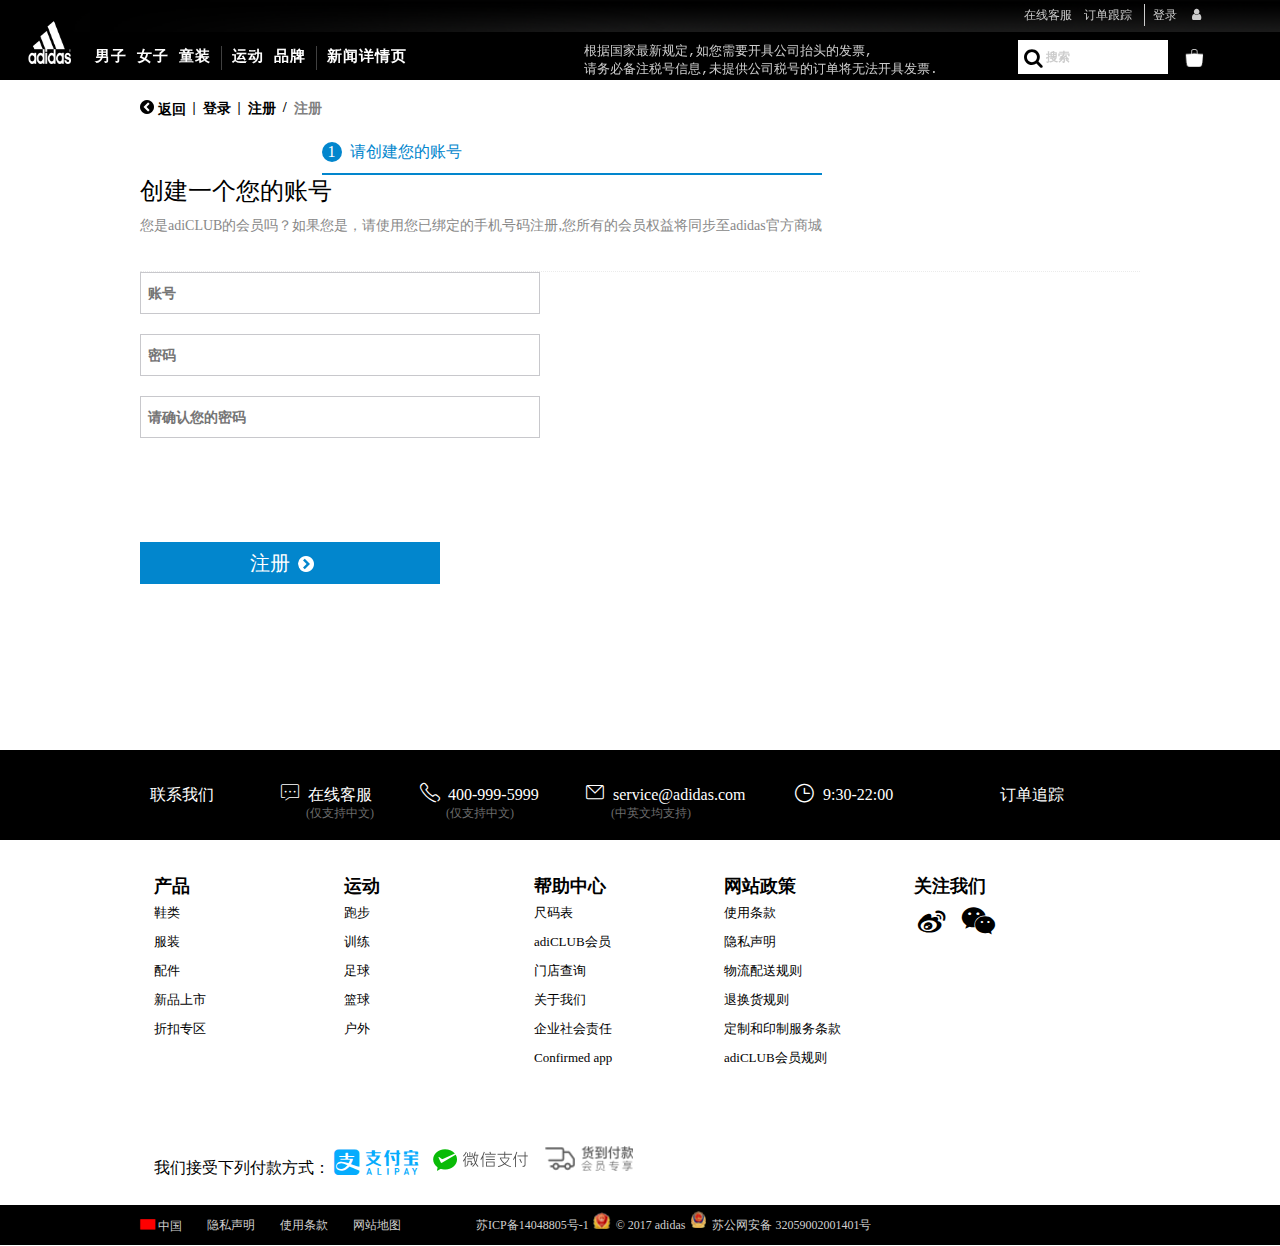
<file: register.html>
<!DOCTYPE html>
<html lang="en">
<head>
	<meta charset="UTF-8">
	<title>register</title>
	<link rel="stylesheet" href="css/common/common.css">
	<link rel="stylesheet" href="css/font-awesome.css">
	<link rel="stylesheet" href="icomoon/style.css">
	<link rel="stylesheet" href="css/register.css">
	<link rel="shortcut icon" href="images/favicon.ico">

	<script src="js/ajax.js"></script>
</head>
<body>
	<header>
		<section class="headerleft">
			<a href="index.html"><img src="images/logo.png" alt=""></a>
		</section>
		<section class="headerright">
			<section class="righttop">
				<ul>
					<li><a href="">在线客服</a></li>
					<li><a href="">订单跟踪</a></li>
					<li>
						<a href="login.html" id="suc_username">登录</a>
						<i class="fa fa-user" aria-hidden="true"></i>
					</li>
				</ul>
			</section>
			<section class="rightbottom">
				<section class="bottomleft">
					<ul>
						<li><a href="man.html">男子</a>
							<ul>
								<li>
									<dl>
										<dt><a href="">最新活动</a></dt>
										<dd><a href="">新品上市</a></dd>
										<dd><a href="">创作你的专属Adilette</a></dd>
										<dd><a href=""> 跑步|UltraBOOST X</a></dd>
										<dd><a href="">Originals|ICONS</a></dd>
										<dd><a href="">adidas neo|生来好动</a></dd>
										<dd><a href="">训练|由我创造</a></dd>
										<dd><a href="">miadidas 个性化定制</a></dd>
										<dd><a href="">折扣专区</a></dd>
										<dd><a href="">全部男子产品</a></dd>
									</dl>
								</li>
								<li>
									<dl>
										<dt><a href="">鞋类</a></dt>
										<dd><a href="">Originals</a></dd>
										<dd><a href="">adidas neo</a></dd>
										<dd><a href="">足球</a></dd>
										<dd><a href="">篮球</a></dd>
										<dd><a href="">训练</a></dd>
										<dd><a href="">跑步</a></dd>
										<dd><a href="">户外</a></dd>
										<dd><a href="">网球</a></dd>
										<dd><a href="">全部男子鞋</a></dd>
									</dl>
								</li>
								<li>
								    <dl>
										<dt><a href="">服饰类</a></dt>
										<dd><a href="">紧身裤</a></dd>
										<dd><a href="">短袖上衣</a></dd>
										<dd><a href="">长袖上衣</a></dd>
										<dd><a href="">茄克/外套</a></dd>
										<dd><a href="">下装</a></dd>
										<dd><a href="">棉服/羽绒服</a></dd>
										<dd><a href="">全部男子服饰</a></dd>
									</dl>
								</li>
								<li>
									<dl>
										<dt><a href="">附配件类</a></dt>
										<dd><a href="">袜子</a></dd>
										<dd><a href="">帽子/手套/围巾</a></dd>
										<dd><a href="">背包/拎包/肩包/电脑包</a></dd>
										<dd><a href="">茄克/外套</a></dd>
										<dd><a href="">手表</a></dd>
										<dd><a href="">球类</a></dd>
										<dd><a href="">全部男子配件</a></dd>
									</dl>
								</li>
								<li>
									<dl>
										<dt><a href="">运动分类</a></dt>
										<dd><a href="">足球</a></dd>
										<dd><a href="">篮球</a></dd>
										<dd><a href="">训练</a></dd>
										<dd><a href="">跑步</a></dd>
										<dd><a href="">户外</a></dd>
										<dd><a href="">网球</a></dd>
										<dd><a href="">游泳</a></dd>
										<dd><a href="">高尔夫</a></dd>
										<dd><a href="">全部男子运动</a></dd>
									</dl>
								</li>
							</ul>
						</li>
						<li><a href="">女子</a>
							<ul>
								<li>
									<dl>
										<dt><a href="">最新活动</a></dt>
										<dd><a href="">新品上市</a></dd>
										<dd><a href="">创作你的专属Adilette</a></dd>
										<dd><a href=""> 跑步|UltraBOOST X</a></dd>
										<dd><a href="">Originals|ICONS</a></dd>
										<dd><a href="">adidas neo|领取热巴福利</a></dd>
										<dd><a href="">训练|由我创造</a></dd>
										<dd><a href="">miadidas 个性化定制</a></dd>
										<dd><a href="">折扣专区</a></dd>
										<dd><a href="">全部女子产品</a></dd>
									</dl>
								</li>
								<li>
									<dl>
										<dt><a href="">鞋类</a></dt>
										<dd><a href="">Originals</a></dd>
										<dd><a href="">adidas neo</a></dd>
										<dd><a href="">训练</a></dd>
										<dd><a href="">跑步</a></dd>
										<dd><a href="">户外</a></dd>
										<dd><a href="">网球</a></dd>
										<dd><a href="">全部女子鞋</a></dd>
									</dl>
								</li>
								<li>
								    <dl>
										<dt><a href="">服饰类</a></dt>
										<dd><a href="">紧身裤</a></dd>
										<dd><a href="">运动胸衣</a></dd>
										<dd><a href="">短袖上衣</a></dd>
										<dd><a href="">长袖上衣</a></dd>
										<dd><a href="">茄克/外套</a></dd>
										<dd><a href="">短裙/连衣裙</a></dd>
										<dd><a href="">下装</a></dd>
										<dd><a href="">棉服/羽绒服</a></dd>
										<dd><a href="">泳衣/泳裤</a></dd>
										<dd><a href="">全部女子服饰</a></dd>
									</dl>
								</li>
								<li>
									<dl>
										<dt><a href="">附配件类</a></dt>
										<dd><a href="">袜子</a></dd>
										<dd><a href="">帽子/手套/围巾</a></dd>
										<dd><a href="">背包/拎包/肩包/电脑包</a></dd>
										<dd><a href="">茄克/外套</a></dd>
										<dd><a href="">手表</a></dd>
										<dd><a href="">全部女子配件</a></dd>
									</dl>
								</li>
								<li>
									<dl>
										<dt><a href="">运动分类</a></dt>
										<dd><a href="">足球</a></dd>
										<dd><a href="">训练</a></dd>
										<dd><a href="">跑步</a></dd>
										<dd><a href="">户外</a></dd>
										<dd><a href="">网球</a></dd>
										<dd><a href="">游泳</a></dd>
										<dd><a href="">高尔夫</a></dd>
										<dd><a href="">全部女子运动</a></dd>
									</dl>
								</li>
							</ul>
						</li>
						<li><a href="babyProducts.html">童装</a>
							<ul>
								<li>
									<dl>
										<dt><a href="">最新活动</a></dt>
										<dd><a href="">新品上市</a></dd>
										<dd><a href="">运动表现</a></dd>
										<dd><a href="">Originals</a></dd>
										<dd><a href="">全部婴童产品</a></dd>
									</dl>
								</li>
								<li>
									<dl>
										<dt><a href="">大童（8-12岁）</a></dt>
										<dd><a href="">男大童：鞋类</a></dd>
										<dd><a href="">女大童：鞋类</a></dd>
										<dd><a href="">男大童：服装</a></dd>
										<dd><a href="">女大童：服装</a></dd>
										<dd><a href="">全部大童（8-12岁）产品</a></dd>
									</dl>
								</li>
								<li>
								    <dl>
										<dt><a href="">小童（4-8岁）</a></dt>
										<dd><a href="">男小童：鞋类</a></dd>
										<dd><a href="">女小童：鞋类</a></dd>
										<dd><a href="">男小童：服装</a></dd>
										<dd><a href="">女小童：服装</a></dd>
										<dd><a href="">箱包附配件</a></dd>
										<dd><a href="">全部小童（4-8岁）产品</a></dd>
									</dl>
								</li>
								<li>
									<dl>
										<dt><a href="">婴幼儿</a></dt>
										<dd><a href="">男婴童：鞋类</a></dd>
										<dd><a href="">女婴童：鞋类</a></dd>
										<dd><a href="">男婴童：服装</a></dd>
										<dd><a href="">女婴童：服装</a></dd>
										<dd><a href="">箱包附配件</a></dd>
										<dd><a href="">全部小童配件</a></dd>
									</dl>
								</li>
							</ul>
						</li>
						<span class="headDivid">|</span>
						<li><a href="football.html">运动</a>
						<ul>
							<li>
								<dl>
									<dt><a href=""><img src="images/adidas.jpg" alt="">跑步</a></dt>
									<div><a href=""><img src="images/sports1.jpg" alt=""></a></div>
									<dd><a href=""></a></dd>
									<dd><a href="">跑步鞋</a></dd>
									<dd><a href="">跑步服饰</a></dd>
									<dd><a href="">UltraBOOST</a></dd>
									<dd><a href="">PureBOOST</a></dd>
									<dd><a href="">Alpha Bounce</a></dd>
									<dd><a href="">全部跑步产品</a></dd>
								</dl>
							</li>
							<li>
								<dl>
									<dt><a href=""><img src="images/adidas.jpg" alt="">训练</a></dt>
									<div><a href=""><img src="images/sports2.jpg" alt=""></a></div>
									<dd><a href=""></a></dd>
									<dd><a href="">训练鞋</a></dd>
									<dd><a href="">训练鞋服装</a></dd>
									<dd><a href="">运动装备</a></dd>
									<dd><a href="">adidas X Wanderlust</a></dd>
									<dd><a href="">运动胸衣/紧身裤</a></dd>
									<dd><a href="">全部训练产品</a></dd>
								</dl>
							</li>
							<li>
							    <dl>
									<dt><a href="football.html"><img src="images/adidas.jpg" alt="">足球</a></dt>
									<div><a href="football.html"><img src="images/sports3.jpg" alt=""></a></div>
									<dd><a href="football.html"></a></dd>
									<dd><a href="football.html">足球鞋</a></dd>
									<dd><a href="football.html">足球服装</a></dd>
									<dd><a href="football.html">运动装备</a></dd>
									<dd><a href="football.html">全部足球产品</a></dd>
								</dl>
							</li>
							<li>
								<dl>
									<dt><a href=""><img src="images/adidas.jpg" alt="">篮球</a></dt>
									<div><a href=""><img src="images/sports4.jpg" alt=""></a></div>
									<dd><a href=""></a></dd>
									<dd><a href="">篮球鞋</a></dd>
									<dd><a href="">篮球服装</a></dd>
									<dd><a href="">James Harden</a></dd>
									<dd><a href="">全部篮球产品</a></dd>
								</dl>
							</li>
							<li>
								<dl>
									<dt><a href=""><img src="images/adidas.jpg" alt="">户外</a></dt>
									<div><a href=""><img src="images/sports5.jpg" alt=""></a></div>
									<dd><a href=""></a></dd>
									<dd><a href="">户外鞋</a></dd>
									<dd><a href="">户外服饰</a></dd>
									<dd><a href="">运动装备</a></dd>
									<dd><a href="">户外多功能运动</a></dd>
									<dd><a href="">户外徒步系列</a></dd>
									<dd><a href="">全部户外产品</a></dd>
								</dl>
							</li>
						</ul>
						</li>
						<li><a href="Origunals.html">品牌</a>
						<ul>
							<li>
								<dl>
									<dt><a href=""><img src="images/pinpai1.png" alt=""></a></dt>
									<div><a href=""><img src="images/pinpai11.jpg" alt=""></a></div>
									<dd><a href=""></a></dd>
									<dd><a href="">鞋类</a></dd>
									<dd><a href="">服装</a></dd>
									<dd><a href="">附配件</a></dd>
									<dd><a href="">CRAZY ADV</a></dd>
									<dd><a href="">SWIFT</a></dd>
									<dd><a href="">全部adidas Originals系列</a></dd>
								</dl>
							</li>
							<li>
								<dl>
									<dt><a href=""><img src="images/pinpai2.png" alt="">训练</a></dt>
									<div><a href=""><img src="images/pinpai22.jpg" alt=""></a></div>
									<dd><a href=""></a></dd>
									<dd><a href="">男子服饰</a></dd>
									<dd><a href="">女子服饰</a></dd>
									<dd><a href="">新品上市</a></dd>
									<dd><a href="">Z.N.E</a></dd>
									<dd><a href="">武极</a></dd>
									<dd><a href="">全部adidas athletics系列</a></dd>
								</dl>
							</li>
							<li>
							    <dl>
									<dt><a href=""><img src="images/pinpai3.png" alt="">足球</a></dt>
									<div><a href=""><img src="images/pinpai33.jpg" alt=""></a></div>
									<dd><a href=""></a></dd>
									<dd><a href="">鞋类</a></dd>
									<dd><a href="">服装</a></dd>
									<dd><a href="">附配件</a></dd>
									<dd><a href="">全部adidas neo系列</a></dd>
								</dl>
							</li>
							<li>
								<dl>
									<dt><a href=""><img src="images/pinpai4.png" alt="">篮球</a></dt>
									<div><a href=""><img src="images/pinpai44.jpg" alt=""></a></div>
									<dd><a href=""></a></dd>
									<dd><a href="">鞋类</a></dd>
									<dd><a href="">服装</a></dd>
									<dd><a href="">PureBOOST</a></dd>
									<dd><a href="">全部adidas neo系列</a></dd>
								</dl>
							</li>
							<li>
								<dl>
									<dt><a href="">精选系列</a></dt>
									<dd><a href="">CRAZY ADV</a></dd>
									<dd><a href="">EQT</a></dd>
									<dd><a href="">SWIFT</a></dd>
									<dd><a href="">STAN PHARRELL</a></dd>
								</dl>
							</li>
						</ul>
						</li>
						<span class="headDivid">|</span>
						<li><a href="newsDetails.html">新闻详情页</a>
						<ul>
							<li>
								<dl>
									<dt><a href=""><img src="images/dingzhi1.jpg" alt=""></a></dt>
									<div><a href=""><img src="images/dingzhi11.jpg" alt=""></a></div>
									<dd><a href=""></a></dd>
									<dd><a href="">Swift Runner</a></dd>
									<dd><a href="">Stan Smith</a></dd>
									<dd><a href="">EQT</a></dd>
									<dd><a href="">Superstar</a></dd>
									<dd><a href="">Spezial</a></dd>
									<dd><a href="">全部originals定制产品</a></dd>
								</dl>
							</li>
							<li>
								<dl>
									<dt><a href=""><img src="images/dingzhi2.jpg" alt="">训练</a></dt>
									<div><a href=""><img src="images/dingzhi22.jpg" alt=""></a></div>
									<dd><a href=""></a></dd>
									<dd><a href="">Pure Boost</a></dd>
									<dd><a href="">Adizero Adios</a></dd>
									<dd><a href="">Energy Cloud</a></dd>
									<dd><a href="">Z.N.E</a></dd>
									<dd><a href="">Supernova</a></dd>
									<dd><a href="">全部跑步定制产品</a></dd>
								</dl>
							</li>
							<li>
							    <dl>
									<dt><a href=""><img src="images/dingzhi3.jpg" alt="">足球</a></dt>
									<div><a href=""><img src="images/dingzhi33.jpg" alt=""></a></div>
									<dd><a href=""></a></dd>
									<dd><a href="">Dame 3</a></dd>
									<dd><a href="">D Rose 7</a></dd>
									<dd><a href="">Crazy Explosive</a></dd>
									<dd><a href="">全部篮球定制产品</a></dd>
								</dl>
							</li>
							<li>
								<dl>
									<dt><a href="">其他</a></dt>
									<dd><a href=""><img src="images/other.gif" alt=""></dd>
									<dd><a href=""></a></dd>
									<dd><a href="">Explore miadidas</a></dd>
									<dd><a href="">Flip Flops</a></dd>
									<dd><a href="">所有男子定制产品</a></dd>
									<dd><a href="">所有女子定制产品</a></dd>
									<dd><a href="">男子个性印制产品</a></dd>
									<dd><a href="">女子个性印制产品</a></dd>
								</dl>
							</li>
						</ul>
						</li>
				</ul>
				</section>
				<section class="bottommiddle">
					<pre>
	  根据国家最新规定,如您需要开具公司抬头的发票, 
	  请务必备注税号信息,未提供公司税号的订单将无法开具发票.
					</pre>
				</section>
				<section class="bottomright">
					<section class="searchinput">
						<i class="fa fa-search" aria-hidden="true"></i>
						<input type="text" id="header_search" value="搜索">
						<a href="shopping.html"><img src="images/bag.png" alt="" id="shopping_icon"></a>
					</section>
				</section>
			</section>
		</section>
	</header>
	<div class="container">
		<div class="register">
			<div class="list-inline">
				<ul>
					<li><a href=""><img src="images/register/left.png" alt=""> 返回</a></li>
					<li>|</li>
					<li><a href="login.html">登录</a></li>
					<li>|</li>
					<li><a href="register.html">注册</a></li>
					<li>/</li>
					<li style="color:grey;">注册</li>
				</ul>
			</div>
			<div class="all-step">
				<ul>
					<li class="active"><span class="active1">1</span>请创建您的账号</li>
					<li><p id="timer"></p></li>
				</ul>
			</div>
			<h4>创建一个您的账号
				<p>您是adiCLUB的会员吗？如果您是，请使用您已绑定的手机号码注册,您所有的会员权益将同步至adidas官方商城</p>
			</h4>
			<div class="register-detial">
				<form action="post">
						<input type="text" placeholder="账号" id="input1">
						<span id="verifyUserNameMsg"></span>
						<input type="password" placeholder="密码" id="input2">
						<span id="verifyPassword1"></span>
						<input type="password" placeholder="请确认您的密码" id="input3">
						<span id="verifyPassword2"></span>
				</form>
			</div>
			<a id="register" class="input_btn" href="javascript:;">注册<span></span></a>
		</div>
	</div>
	<footer>
			<div class="footer-top">
				<ul>
					<li>联系我们</li>
					<li><span class="icon-liaotian"></span>&nbsp;&nbsp;<a href="">在线客服</a><p>(仅支持中文)</p></li>
					<li><span class="icon-dianhua"></span>&nbsp;&nbsp;<span>400-999-5999</span><p>(仅支持中文)</p></li>
					<li><span class="icon-youjian"></span>&nbsp;&nbsp;<span>service@adidas.com</span><p>(中英文均支持)</p></li>
					<li><span class="icon-shijianzhongbiao"></span>&nbsp;&nbsp;<span>9:30-22:00</span></li>
					<li><a href="">订单追踪</a></li>
				</ul>
			</div>
			<div class="container2">
				<div class="footer-middle">
					<ul>
						<h3>产品</h3>
						<li><a href="">鞋类</a></li>
						<li><a href="">服装</a></li>
						<li><a href="">配件</a></li>
						<li><a href="">新品上市</a></li>
						<li><a href="">折扣专区</a></li>
					</ul>
					<ul>
						<h3>运动</h3>
						<li><a href="">跑步</a></li>
						<li><a href="">训练</a></li>
						<li><a href="">足球</a></li>
						<li><a href="">篮球</a></li>
						<li><a href="">户外</a></li>
					</ul>
					<ul>				
						<h3>帮助中心</h3>
						<li><a href="">尺码表</a></li>
						<li><a href="">adiCLUB会员</a></li>
						<li><a href="">门店查询</a></li>
						<li><a href="">关于我们</a></li>
						<li><a href="">企业社会责任</a></li>
						<li><a href="">Confirmed app</a></li>
					</ul>
					<ul>					
						<h3>网站政策</h3>
						<li><a href="">使用条款</a></li>
						<li><a href="">隐私声明</a></li>
						<li><a href="">物流配送规则</a></li>
						<li><a href="">退换货规则</a></li>
						<li><a href="">定制和印制服务条款</a></li>
						<li><a href="">adiCLUB会员规则</a></li>
					</ul>
					<ul>
						<h3>关注我们</h3>
						<span class="icon-weibo"></span>&nbsp;&nbsp;
						<span class="icon-icon-"></span>
						<img src="images/weixin.png" alt="" id="footer_weixin">					
					</ul>
					<ul class="footer-middle-bottom">
						<li>我们接受下列付款方式：</li>
						<span class="icon-zhifubao"></span>
						<img src="images/weixinpay.png" alt="">
						<img src="images/payment.png" alt="">
					</ul>
				</div>
			</div>
			<div class="footer-bottom">
				<div class="container2">
					<ul>
						<li><a href=""><span class="icon-CHN"></span>  中国</a></li>
						<li><a href="">隐私声明</a></li>
						<li><a href="">使用条款</a></li>
						<li><a href="">网站地图</a></li>
					</ul>
					<div id="police_info">
						<span>苏ICP备14048805号-1 </span>
						<a href=""><img src="images/guohui.png" alt=""></a>
						<span>© 2017 adidas</span>
						<a href=""><img src="images/gongan.png" alt=""></a>
						<a href="">苏公网安备 32059002001401号</a>
					</div>
				</div>
			</div>
	</footer>
	<script src="js/common.js"></script>
	<script src="js/register.js"></script>
</body>
</html>
</file>
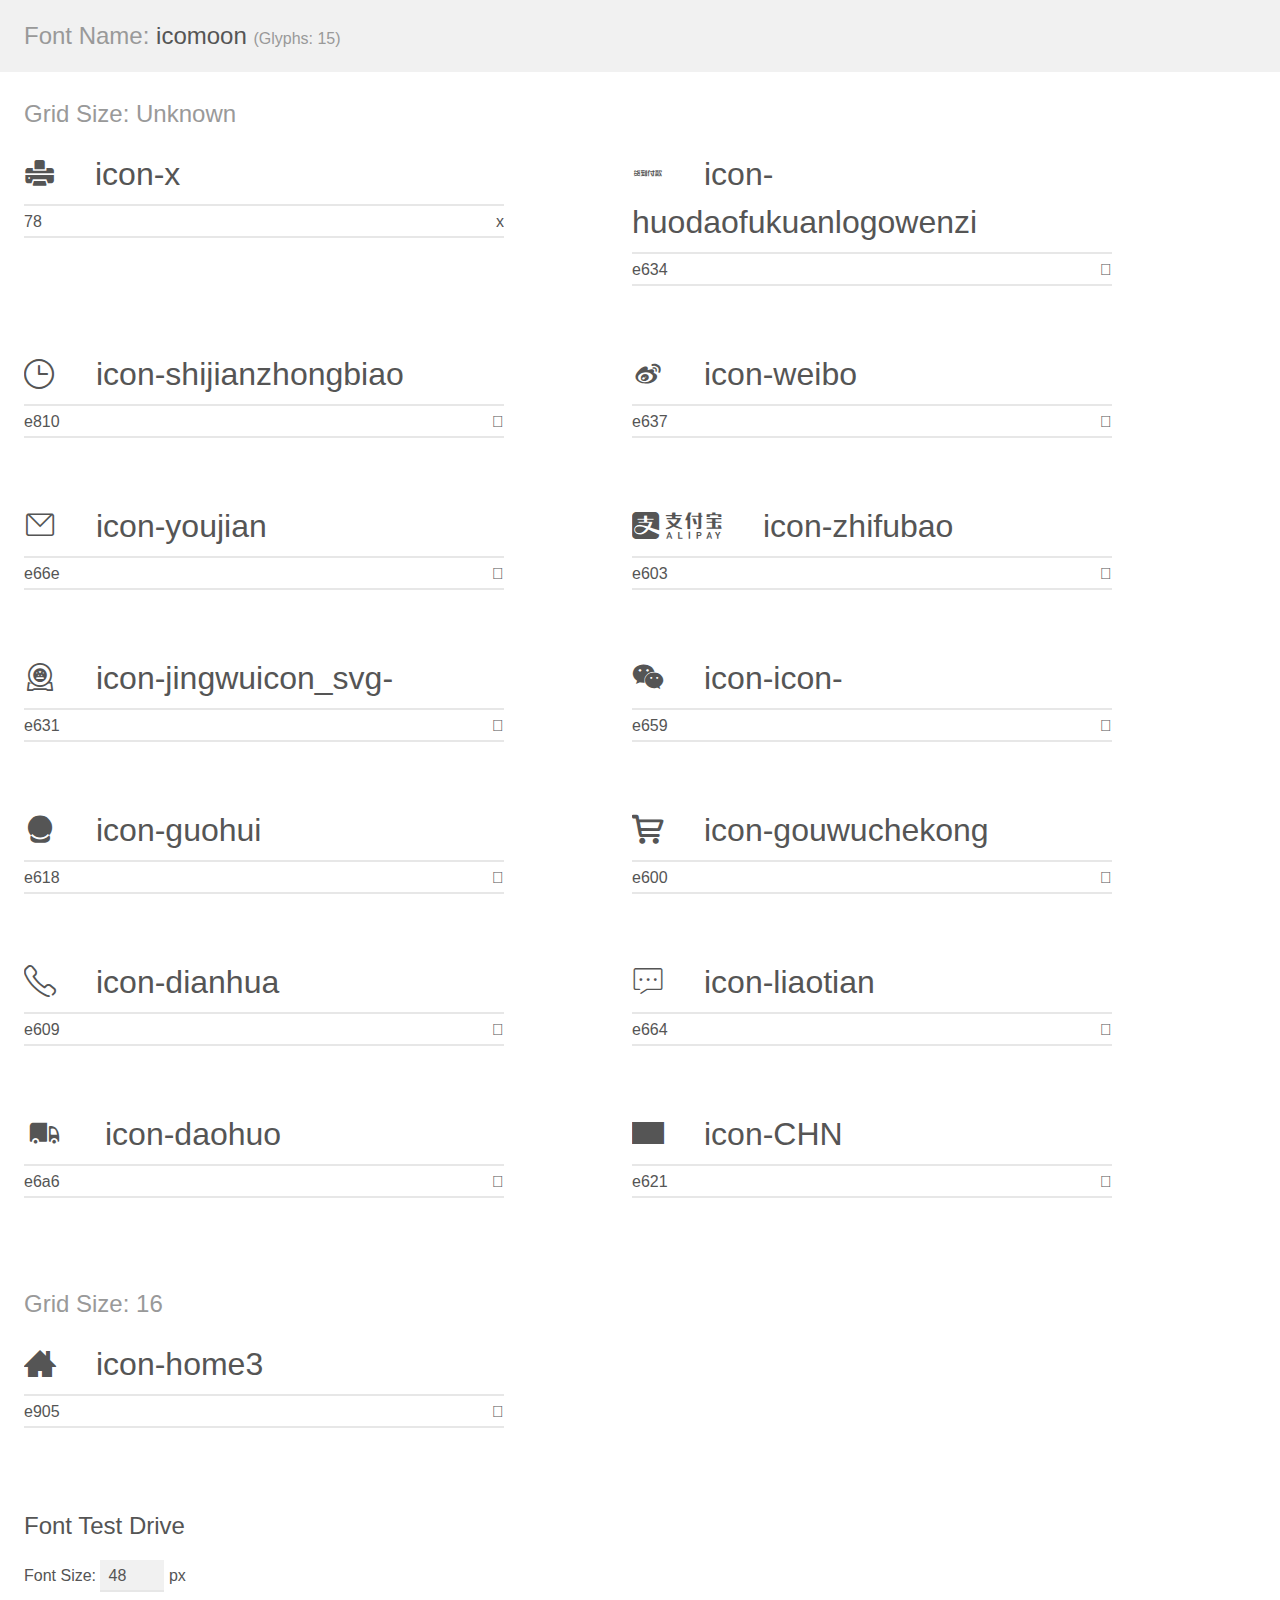
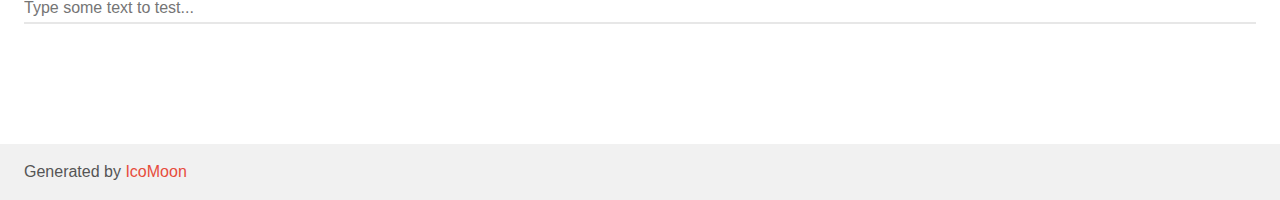
<file: icomoon/demo.html>
<!doctype html>
<html>
<head>
    <meta charset="utf-8">
    <title>IcoMoon Demo</title>
    <meta name="description" content="An Icon Font Generated By IcoMoon.io">
    <meta name="viewport" content="width=device-width, initial-scale=1">
    <link rel="stylesheet" href="demo-files/demo.css">
    <link rel="stylesheet" href="style.css"></head>
<body>
    <div class="bgc1 clearfix">
        <h1 class="mhmm mvm"><span class="fgc1">Font Name:</span> icomoon <small class="fgc1">(Glyphs:&nbsp;15)</small></h1>
    </div>
    <div class="clearfix mhl ptl">
        <h1 class="mvm mtn fgc1">Grid Size: Unknown</h1>
        <div class="glyph fs1">
            <div class="clearfix bshadow0 pbs">
                <span class="icon-x">
                
                </span>
                <span class="mls"> icon-x</span>
            </div>
            <fieldset class="fs0 size1of1 clearfix hidden-false">
                <input type="text" readonly value="78" class="unit size1of2" />
                <input type="text" maxlength="1" readonly value="&#x78;" class="unitRight size1of2 talign-right" />
            </fieldset>
            <div class="fs0 bshadow0 clearfix hidden-true">
                <span class="unit pvs fgc1">liga: </span>
                <input type="text" readonly value="" class="liga unitRight" />
            </div>
        </div>
        <div class="glyph fs1">
            <div class="clearfix bshadow0 pbs">
                <span class="icon-huodaofukuanlogowenzi">
                
                </span>
                <span class="mls"> icon-huodaofukuanlogowenzi</span>
            </div>
            <fieldset class="fs0 size1of1 clearfix hidden-false">
                <input type="text" readonly value="e634" class="unit size1of2" />
                <input type="text" maxlength="1" readonly value="&#xe634;" class="unitRight size1of2 talign-right" />
            </fieldset>
            <div class="fs0 bshadow0 clearfix hidden-true">
                <span class="unit pvs fgc1">liga: </span>
                <input type="text" readonly value="" class="liga unitRight" />
            </div>
        </div>
        <div class="glyph fs1">
            <div class="clearfix bshadow0 pbs">
                <span class="icon-shijianzhongbiao">
                
                </span>
                <span class="mls"> icon-shijianzhongbiao</span>
            </div>
            <fieldset class="fs0 size1of1 clearfix hidden-false">
                <input type="text" readonly value="e810" class="unit size1of2" />
                <input type="text" maxlength="1" readonly value="&#xe810;" class="unitRight size1of2 talign-right" />
            </fieldset>
            <div class="fs0 bshadow0 clearfix hidden-true">
                <span class="unit pvs fgc1">liga: </span>
                <input type="text" readonly value="" class="liga unitRight" />
            </div>
        </div>
        <div class="glyph fs1">
            <div class="clearfix bshadow0 pbs">
                <span class="icon-weibo">
                
                </span>
                <span class="mls"> icon-weibo</span>
            </div>
            <fieldset class="fs0 size1of1 clearfix hidden-false">
                <input type="text" readonly value="e637" class="unit size1of2" />
                <input type="text" maxlength="1" readonly value="&#xe637;" class="unitRight size1of2 talign-right" />
            </fieldset>
            <div class="fs0 bshadow0 clearfix hidden-true">
                <span class="unit pvs fgc1">liga: </span>
                <input type="text" readonly value="" class="liga unitRight" />
            </div>
        </div>
        <div class="glyph fs1">
            <div class="clearfix bshadow0 pbs">
                <span class="icon-youjian">
                
                </span>
                <span class="mls"> icon-youjian</span>
            </div>
            <fieldset class="fs0 size1of1 clearfix hidden-false">
                <input type="text" readonly value="e66e" class="unit size1of2" />
                <input type="text" maxlength="1" readonly value="&#xe66e;" class="unitRight size1of2 talign-right" />
            </fieldset>
            <div class="fs0 bshadow0 clearfix hidden-true">
                <span class="unit pvs fgc1">liga: </span>
                <input type="text" readonly value="" class="liga unitRight" />
            </div>
        </div>
        <div class="glyph fs1">
            <div class="clearfix bshadow0 pbs">
                <span class="icon-zhifubao">
                
                </span>
                <span class="mls"> icon-zhifubao</span>
            </div>
            <fieldset class="fs0 size1of1 clearfix hidden-false">
                <input type="text" readonly value="e603" class="unit size1of2" />
                <input type="text" maxlength="1" readonly value="&#xe603;" class="unitRight size1of2 talign-right" />
            </fieldset>
            <div class="fs0 bshadow0 clearfix hidden-true">
                <span class="unit pvs fgc1">liga: </span>
                <input type="text" readonly value="" class="liga unitRight" />
            </div>
        </div>
        <div class="glyph fs1">
            <div class="clearfix bshadow0 pbs">
                <span class="icon-jingwuicon_svg-">
                
                </span>
                <span class="mls"> icon-jingwuicon_svg-</span>
            </div>
            <fieldset class="fs0 size1of1 clearfix hidden-false">
                <input type="text" readonly value="e631" class="unit size1of2" />
                <input type="text" maxlength="1" readonly value="&#xe631;" class="unitRight size1of2 talign-right" />
            </fieldset>
            <div class="fs0 bshadow0 clearfix hidden-true">
                <span class="unit pvs fgc1">liga: </span>
                <input type="text" readonly value="" class="liga unitRight" />
            </div>
        </div>
        <div class="glyph fs1">
            <div class="clearfix bshadow0 pbs">
                <span class="icon-icon-">
                
                </span>
                <span class="mls"> icon-icon-</span>
            </div>
            <fieldset class="fs0 size1of1 clearfix hidden-false">
                <input type="text" readonly value="e659" class="unit size1of2" />
                <input type="text" maxlength="1" readonly value="&#xe659;" class="unitRight size1of2 talign-right" />
            </fieldset>
            <div class="fs0 bshadow0 clearfix hidden-true">
                <span class="unit pvs fgc1">liga: </span>
                <input type="text" readonly value="" class="liga unitRight" />
            </div>
        </div>
        <div class="glyph fs1">
            <div class="clearfix bshadow0 pbs">
                <span class="icon-guohui">
                
                </span>
                <span class="mls"> icon-guohui</span>
            </div>
            <fieldset class="fs0 size1of1 clearfix hidden-false">
                <input type="text" readonly value="e618" class="unit size1of2" />
                <input type="text" maxlength="1" readonly value="&#xe618;" class="unitRight size1of2 talign-right" />
            </fieldset>
            <div class="fs0 bshadow0 clearfix hidden-true">
                <span class="unit pvs fgc1">liga: </span>
                <input type="text" readonly value="" class="liga unitRight" />
            </div>
        </div>
        <div class="glyph fs1">
            <div class="clearfix bshadow0 pbs">
                <span class="icon-gouwuchekong">
                
                </span>
                <span class="mls"> icon-gouwuchekong</span>
            </div>
            <fieldset class="fs0 size1of1 clearfix hidden-false">
                <input type="text" readonly value="e600" class="unit size1of2" />
                <input type="text" maxlength="1" readonly value="&#xe600;" class="unitRight size1of2 talign-right" />
            </fieldset>
            <div class="fs0 bshadow0 clearfix hidden-true">
                <span class="unit pvs fgc1">liga: </span>
                <input type="text" readonly value="" class="liga unitRight" />
            </div>
        </div>
        <div class="glyph fs1">
            <div class="clearfix bshadow0 pbs">
                <span class="icon-dianhua">
                
                </span>
                <span class="mls"> icon-dianhua</span>
            </div>
            <fieldset class="fs0 size1of1 clearfix hidden-false">
                <input type="text" readonly value="e609" class="unit size1of2" />
                <input type="text" maxlength="1" readonly value="&#xe609;" class="unitRight size1of2 talign-right" />
            </fieldset>
            <div class="fs0 bshadow0 clearfix hidden-true">
                <span class="unit pvs fgc1">liga: </span>
                <input type="text" readonly value="" class="liga unitRight" />
            </div>
        </div>
        <div class="glyph fs1">
            <div class="clearfix bshadow0 pbs">
                <span class="icon-liaotian">
                
                </span>
                <span class="mls"> icon-liaotian</span>
            </div>
            <fieldset class="fs0 size1of1 clearfix hidden-false">
                <input type="text" readonly value="e664" class="unit size1of2" />
                <input type="text" maxlength="1" readonly value="&#xe664;" class="unitRight size1of2 talign-right" />
            </fieldset>
            <div class="fs0 bshadow0 clearfix hidden-true">
                <span class="unit pvs fgc1">liga: </span>
                <input type="text" readonly value="" class="liga unitRight" />
            </div>
        </div>
        <div class="glyph fs1">
            <div class="clearfix bshadow0 pbs">
                <span class="icon-daohuo">
                
                </span>
                <span class="mls"> icon-daohuo</span>
            </div>
            <fieldset class="fs0 size1of1 clearfix hidden-false">
                <input type="text" readonly value="e6a6" class="unit size1of2" />
                <input type="text" maxlength="1" readonly value="&#xe6a6;" class="unitRight size1of2 talign-right" />
            </fieldset>
            <div class="fs0 bshadow0 clearfix hidden-true">
                <span class="unit pvs fgc1">liga: </span>
                <input type="text" readonly value="" class="liga unitRight" />
            </div>
        </div>
        <div class="glyph fs1">
            <div class="clearfix bshadow0 pbs">
                <span class="icon-CHN">
                
                </span>
                <span class="mls"> icon-CHN</span>
            </div>
            <fieldset class="fs0 size1of1 clearfix hidden-false">
                <input type="text" readonly value="e621" class="unit size1of2" />
                <input type="text" maxlength="1" readonly value="&#xe621;" class="unitRight size1of2 talign-right" />
            </fieldset>
            <div class="fs0 bshadow0 clearfix hidden-true">
                <span class="unit pvs fgc1">liga: </span>
                <input type="text" readonly value="" class="liga unitRight" />
            </div>
        </div>
    </div>
    <div class="clearfix mhl ptl">
        <h1 class="mvm mtn fgc1">Grid Size: 16</h1>
        <div class="glyph fs2">
            <div class="clearfix bshadow0 pbs">
                <span class="icon-home3">
                
                </span>
                <span class="mls"> icon-home3</span>
            </div>
            <fieldset class="fs0 size1of1 clearfix hidden-false">
                <input type="text" readonly value="e905" class="unit size1of2" />
                <input type="text" maxlength="1" readonly value="&#xe905;" class="unitRight size1of2 talign-right" />
            </fieldset>
            <div class="fs0 bshadow0 clearfix hidden-true">
                <span class="unit pvs fgc1">liga: </span>
                <input type="text" readonly value="home3, house3" class="liga unitRight" />
            </div>
        </div>
    </div>

    <!--[if gt IE 8]><!-->
    <div class="mhl clearfix mbl">
        <h1>Font Test Drive</h1>
        <label>
            Font Size: <input id="fontSize" type="number" class="textbox0 mbm"
            min="8" value="48" />
            px
        </label>
        <input id="testText" type="text" class="phl size1of1 mvl"
        placeholder="Type some text to test..." value=""/>
        <div id="testDrive" class="icon-">&nbsp;
        </div>
    </div>
    <!--<![endif]-->
    <div class="bgc1 clearfix">
        <p class="mhl">Generated by <a href="https://icomoon.io/app">IcoMoon</a></p>
    </div>

    <script src="demo-files/demo.js"></script>
</body>
</html>
</file>
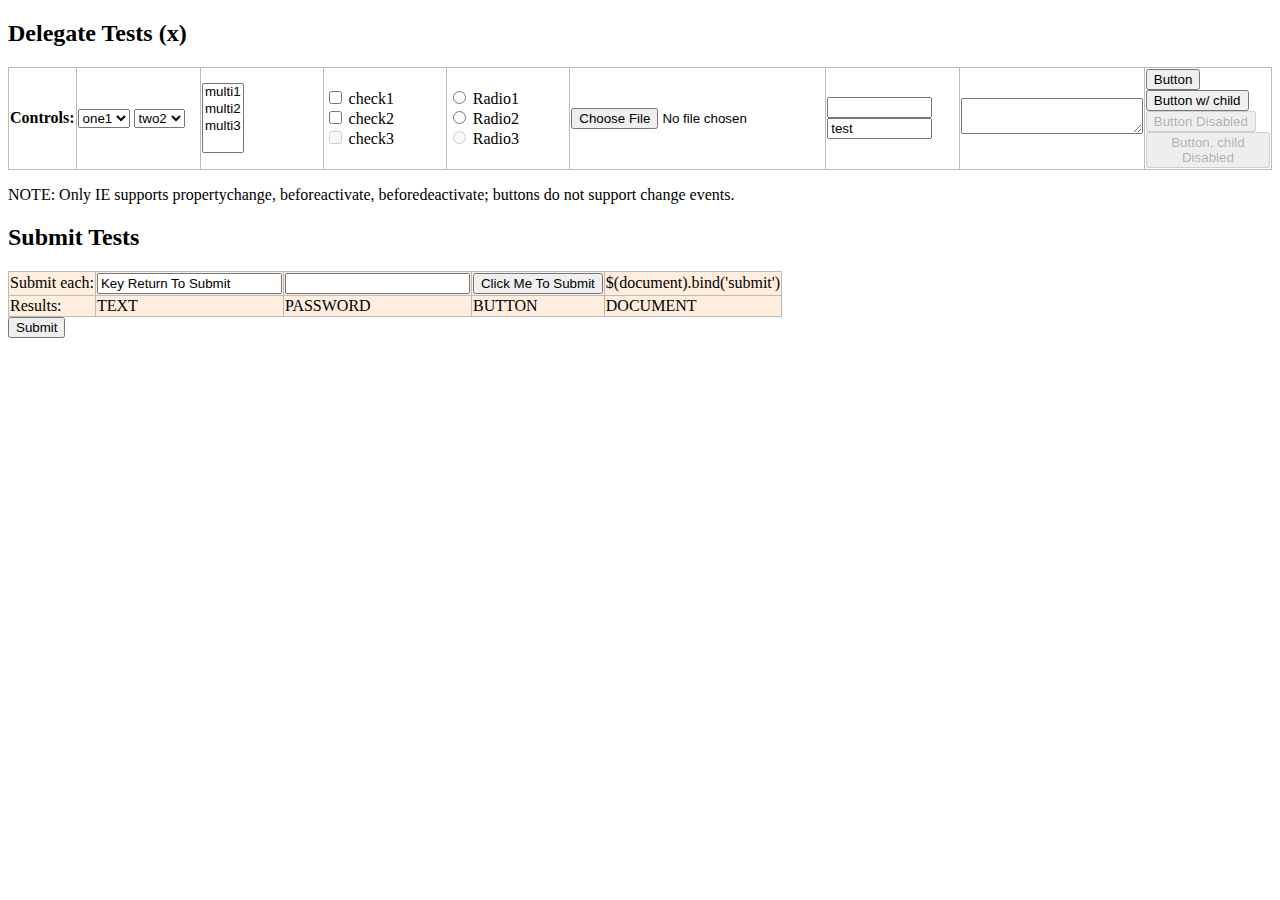
<file: lib库/jquery-2.1.4/jquery-2.1.4/test/delegatetest.html>
<!DOCTYPE html>
<html>
<head>
<title>Event Delegation Tests</title>
<script src="jquery.js"></script>
<style>
table {
	border-collapse: collapse;
	empty-cells: show;
}
th {
	text-align: left;
}
thead td {
	width: 11%;
}
tbody td {
	background: #fed;
}
th, td {
	border: 1px solid #bbb;
}
</style>
</head>
<body>
<h2>Delegate Tests (<span id="fileversion">x</span>)</h2>

<table id="changes">
<thead>
	<tr>
		<th>
			Controls:
		</th>
		<td id="select-one">
			<select>
				<option value='one1'>one1</option>
				<option value='one2'>one2</option>
				<option value='one3'>one3</option>
			</select>
			<select>
				<option value='two1'>two1</option>
				<option value='two2' selected="selected">two2</option>
				<option value='two3'>two3</option>
			</select>
		</td>
		<td id="select-mult">
			<select multiple="multiple">
				<option value='multi1'>multi1</option>
				<option value='multi2'>multi2</option>
				<option value='multi3'>multi3</option>
			</select>
		</td>
		<td id="checkbox">
			<input type="checkbox" name="mycheckbox" id="check1"/>
			<label for="check1">check1</label><br/>
			<input type="checkbox" name="mycheckbox" id="check2"/>
			<label for="check2">check2</label><br />
			<input type="checkbox" name="mycheckbox" id="check3" disabled="disabled"/>
			<label for="check3">check3</label>
		</td>
		<td id="radio">
			<input type="radio" name="myradio" id="radio1"/>
			<label for="radio1">Radio1</label><br/>
			<input type="radio" name="myradio" id="radio2"/>
			<label for="radio2">Radio2</label><br />
			<input type="radio" name="myradio" id="radio3" disabled="disabled"/>
			<label for="radio3">Radio3</label>
		</td>
		<td id="file">
			<input class="file_test" id="file1" type="file"/>
		</td>
		<td id="text">
			<input class='test' value='' id='input' size='10' />
			<input class='test' value='test' id='input2' size='10' readonly="readonly" />
		</td>
		<td id="textarea">
			<textarea rows='2'></textarea>
		</td>
		<td id="button">
			<button name="mybutton1" id="button1">Button</button><br />
			<button name="mybutton2" id="button2"><span>Button w/ child</span></button><br />
			<button name="mybutton3" id="button3" disabled="disabled">Button Disabled</button><br />
			<button name="mybutton4" id="button4" disabled="disabled"><span disabled="disabled">Button, child Disabled</span></button><br />
		</td>
	</tr>
</thead>
<tbody>
</tbody>
</table>
<p>NOTE: Only IE supports propertychange, beforeactivate, beforedeactivate; buttons do not support change events.</p>

<h2>Submit Tests</h2>
<table>
	<tr>
		<td>
			Submit each:
		</td>
		<td>
			<form action="" id="text_submit">
				<input class='test' type='text' value='Key Return To Submit'/>
			</form>
		</td>
		<td>
			<form action="" id="password_submit">
				<input class='test' type='password' value=''/>
			</form>
		</td>
		<td>
			<form action="" id="submit_submit">
				<input type='submit' value="Click Me To Submit" />
			</form>
		</td>
		<td>$(document).bind('submit')</td>
	</tr>
	<tr>
		<td>Results:</td>
		<td id='textSubmit' class="red">TEXT</td>
		<td id='passwordSubmit' class="red">PASSWORD</td>
		<td id='submitSubmit' class="red">BUTTON</td>
		<td id='boundSubmit' class="red">DOCUMENT</td>
	</tr>
</table>

	<form id="autosub"><input type=submit name=subme /></form>

<script type='text/javascript'>

$("#fileversion").text($.fn.jquery);

// Try an auto-submit, it should only fire once
$(function(){
	var triggered = false;
	$("#autosub input").trigger("keypress");
	$("body").on("submit", "#autosub", function( e ){
		e.preventDefault();
		e.stopPropagation();
		if ( triggered ) {
			alert("autosubmit FAIL");
		}
		triggered = true;
	});
	$("#autosub").submit().remove();
});

// Events we want to track in row-order
var events = "bind-change live-change onX-change bind-propertychange live-beforeactivate live-focusin bind-focus live-beforedeactivate live-focusout bind-blur live-click live-keydown".split(" "),
	counter = 0;
	blinker = function(event){
		if ( !counter ) {
			$("#changes tbody td").text("");
		}
		var $el = event.data,
			prev = $el.text();
		prev = prev? prev +" | " : "";
		return $el
			.text(prev + ++counter+" " + (this.value.replace(/^on$/,"") || this.id || this.checked || ""))
			.css("backgroundColor","#0f0")
			.delay(800)
			.queue(function(next){
				$el.css("backgroundColor","#afa");
				--counter;
				next();
			});
	};

for ( var i=0; i < events.length; i++ ) {
	var m = events[i].split("-"),
		api = m[0],
		type = m[1],
		$row = $("<tr><th>"+type+" "+api+"</th></tr>");

	$("#changes thead td").each(function(){
		var id = "#"+this.id,
			$cell = $('<td></td>');
		if ( api == "onX" ) {
			$(this).find("input, button, select, textarea").each(function(){
				this["on"+type] = function(e){ e = $.event.fix(e||event); e.data = $cell; blinker.call(this, e); };
			});
		} else if ( api == "bind" ) {
			$(this).find("input, button, select, textarea").bind(type, $cell, blinker);
		} else {
			$(id+" input,"+id+" button,"+id+" select,"+id+" textarea").live(type, $cell, blinker);
		}
		$row.append($cell);
	});
	$("#changes tbody").append($row);
}

// Ensure that cloned elements get the delegated event magic; this is
// implementation-specific knowledge but otherwise impossible to test.
// The beforeactivate event attaches a direct-bound change event.
// (Only care about the live change for this third select element.)
var sel1 = $("#select-one select:first-child");
if ( typeof(sel1[0].fireEvent) !== "undefined" ) {
	sel1.trigger( "beforeactivate" ).clone().appendTo("#select-one");
	//alert($("#select-one select").map(function(){ return this._change_attached || "undef"; }).get().join("|"));
}

jQuery.fn.blink = function(){
	return this
		.css("backgroundColor","green")
		.text( (parseInt(this.text(), 10) || 0) + 1 )
		.delay(700).queue(function(next){
			jQuery(this).css("backgroundColor","#afa");
			next();
		});
};

jQuery.fn.addSubmitTest = function( id, prevent ) {
	return this.live("submit", function(e){
		if ( prevent ) {
				e.preventDefault();
		}
		jQuery(id).blink();
	});
};

$("#text_submit").addSubmitTest("#textSubmit", true);
$("#password_submit").addSubmitTest("#passwordSubmit", true);
$("#submit_submit").addSubmitTest("#submitSubmit", true);
$("#prog_submit").addSubmitTest("#submitSubmit", true);
$(document).bind("submit", function(){
	jQuery("#boundSubmit").blink();
});

</script>
</body>
</html>
</file>
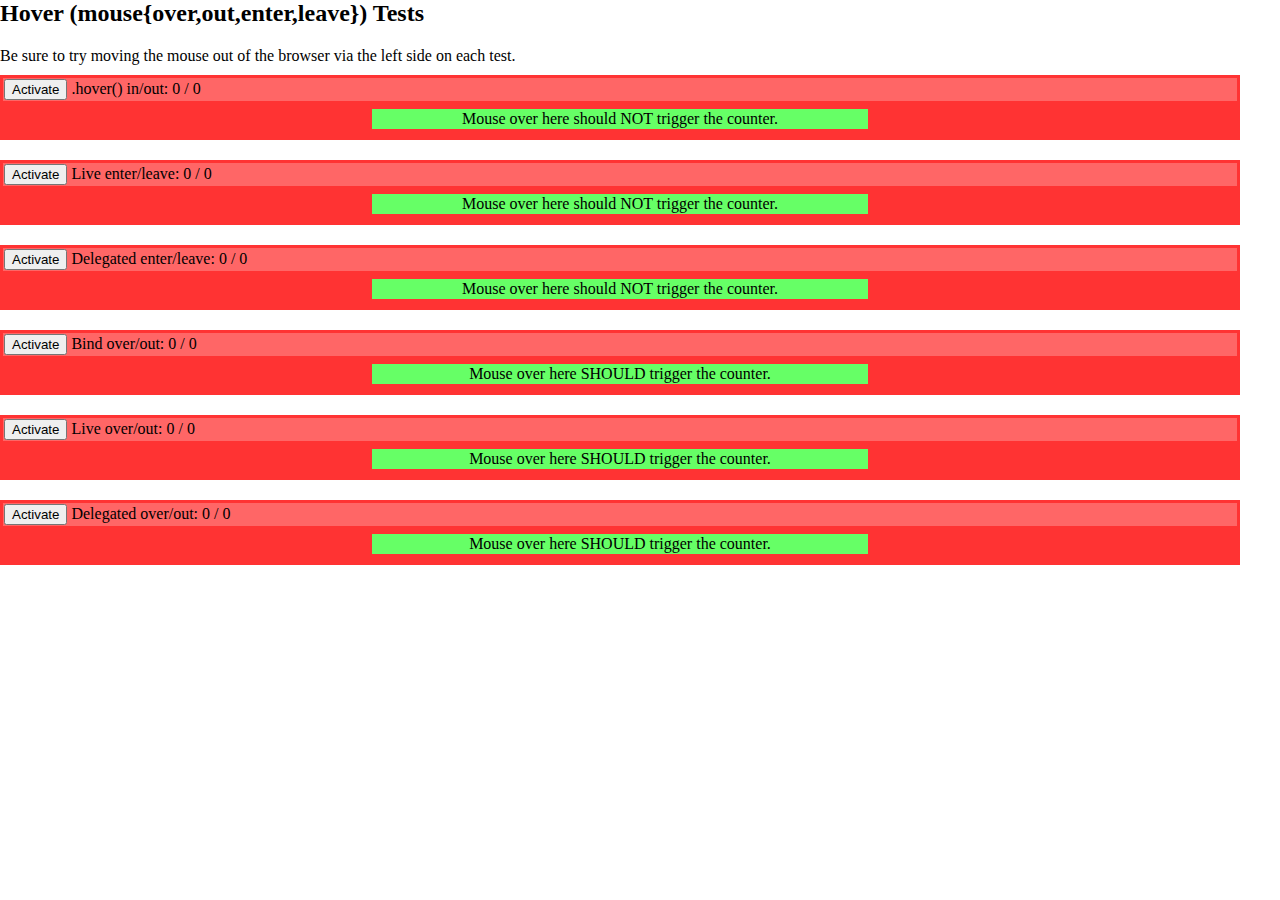
<file: lib库/jquery-2.1.4/jquery-2.1.4/test/hovertest.html>
<html>
<head>
<title>Hover tests</title>
<script src="jquery.js"></script>
<style>
/* Remove body dimensions so we can test enter/leave to surrounding browser chrome */
body, html {
	border: 0;
	margin: 0;
	padding: 0;
}
p {
	margin: 2px 0;
}
.hover-box {
	background: #f33;
	padding: 3px;
	margin: 10px 40px 20px 0;
}
.hover-status {
	background: #f66;
	padding: 1px;
}
.hover-inside {
	background: #6f6;
	padding: 1px;
	margin: 8px auto;
	width: 40%;
	text-align: center;
}
</style>
 </head>
 <body>
	<h2>Hover (mouse{over,out,enter,leave}) Tests</h2>
	<p>Be sure to try moving the mouse out of the browser via the left side on each test.</p>
	<div id="wrapper">

	<div id="hoverbox" class="hover-box">
		<div class="hover-status">
			<button>Activate</button>
			.hover() in/out: <span class="ins">0</span> / <span class="outs">0</span>
		</div>
		<div class="hover-inside">
			Mouse over here should NOT trigger the counter.
		</div>
	</div>
	<div id="liveenterbox" class="hover-box">
		<div class="hover-status">
			<button>Activate</button>
			Live enter/leave: <span class="ins">0</span> / <span class="outs">0</span>
		</div>
		<div class="hover-inside">
			Mouse over here should NOT trigger the counter.
		</div>
	</div>
	<div id="delegateenterbox" class="hover-box">
		<div class="hover-status">
			<button>Activate</button>
			Delegated enter/leave: <span class="ins">0</span> / <span class="outs">0</span>
		</div>
		<div class="hover-inside">
			Mouse over here should NOT trigger the counter.
		</div>
	</div>

	<div id="overbox" class="hover-box">
		<div class="hover-status">
			<button>Activate</button>
			Bind over/out: <span class="ins">0</span> / <span class="outs">0</span>
		</div>
		<div class="hover-inside">
			Mouse over here SHOULD trigger the counter.
		</div>
	</div>
	<div id="liveoverbox" class="hover-box">
		<div class="hover-status">
			<button>Activate</button>
			Live over/out: <span class="ins">0</span> / <span class="outs">0</span>
		</div>
		<div class="hover-inside">
			Mouse over here SHOULD trigger the counter.
		</div>
	</div>
	<div id="delegateoverbox" class="hover-box">
		<div class="hover-status">
			<button>Activate</button>
			Delegated over/out: <span class="ins">0</span> / <span class="outs">0</span>
		</div>
		<div class="hover-inside">
			Mouse over here SHOULD trigger the counter.
		</div>
	</div>

	</div> <!-- wrapper -->

<script>

$(function(){

	var x,
		countIns = function() {
			var d = $(this).data();
			$("span.ins", this).text(++d.ins);
		},
		countOuts = function() {
			var d = $(this).data();
			$("span.outs", this).text(++d.outs);
		};

	// Tests can be activated separately or in combination to check for interference

	$("#hoverbox button").click(function(){
		$("#hoverbox")
			.data({ ins: 0, outs: 0 })
			.hover( countIns, countOuts );
		$(this).remove();
	});
	$("#delegateenterbox button").click(function(){
		$("html")
			.find("#delegateenterbox").data({ ins: 0, outs: 0 }).end()
			.delegate("#delegateenterbox", "mouseenter", countIns )
			.delegate("#delegateenterbox", "mouseleave", countOuts );
		$(this).remove();
	});
	$("#liveenterbox button").click(function(){
		$("#liveenterbox")
			.data({ ins: 0, outs: 0 })
			.live("mouseenter", countIns )
			.live("mouseleave", countOuts );
		$(this).remove();
	});

	$("#overbox button").click(function(){
		$("#overbox")
			.data({ ins: 0, outs: 0 })
			.bind("mouseover", countIns )
			.bind("mouseout", countOuts );
		$(this).remove();
	});
	$("#liveoverbox button").click(function(){
		$("#liveoverbox")
			.data({ ins: 0, outs: 0 })
			.live("mouseover", countIns )
			.live("mouseout", countOuts );
		$(this).remove();
	});
	$("#delegateoverbox button").click(function(){
		$(document)
			.find("#delegateoverbox").data({ ins: 0, outs: 0 }).end()
			.delegate("#delegateoverbox", "mouseover", countIns )
			.delegate("#delegateoverbox", "mouseout", countOuts );
		$(this).remove();
	});
});

</script>
</body>
</html>
</file>
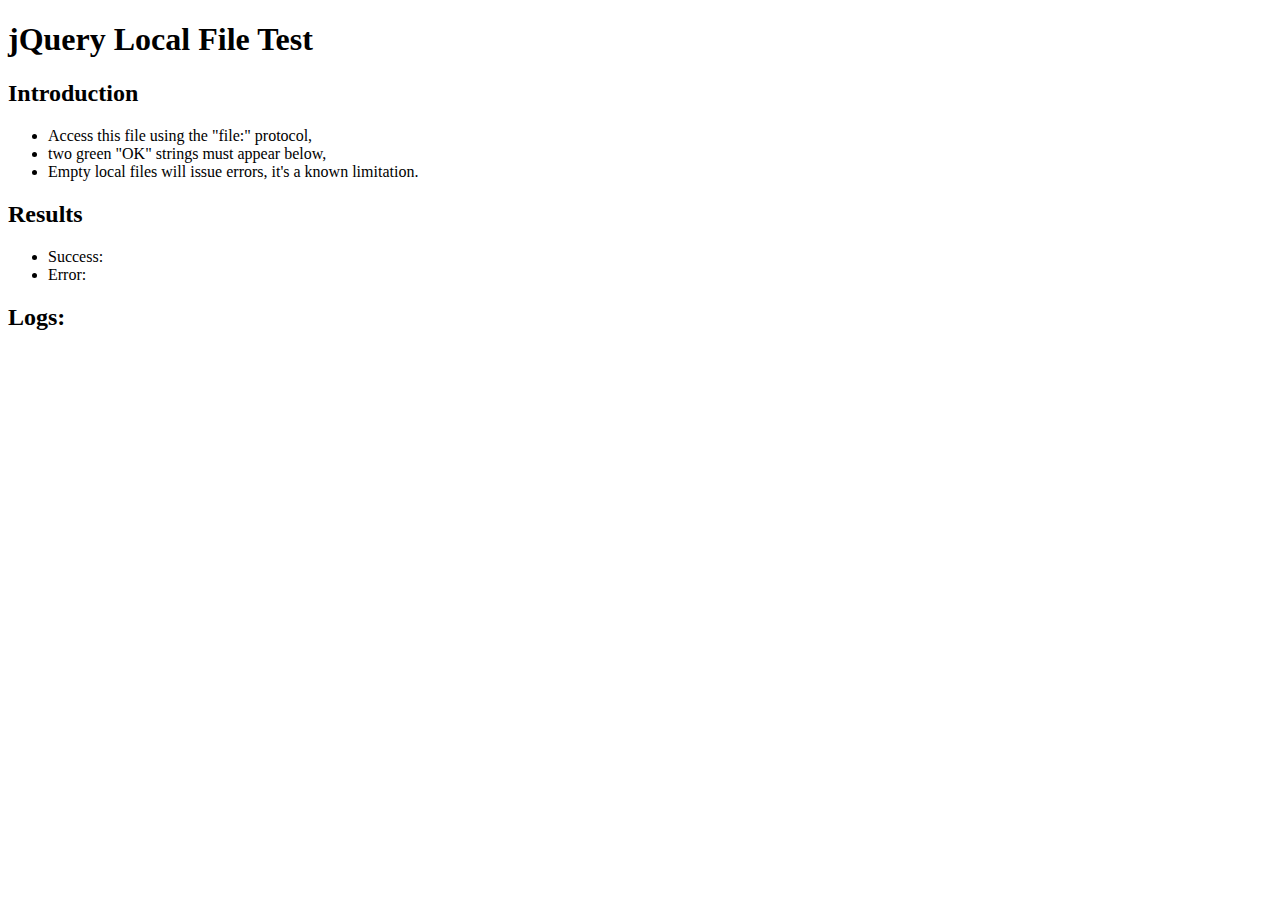
<file: lib库/jquery-2.1.4/jquery-2.1.4/test/localfile.html>
<!DOCTYPE html PUBLIC "-//W3C//DTD XHTML 1.0 Transitional//EN" "http://www.w3.org/TR/xhtml1/DTD/xhtml1-transitional.dtd">
<html xmlns="http://www.w3.org/1999/xhtml" xml:lang="en" lang="en" dir="ltr" id="html">
<head>
	<meta http-equiv="Content-Type" content="text/html; charset=utf-8" />
	<title>jQuery Local File Test</title>
	<!-- Includes -->
	<script src="jquery.js"></script>
	<style>
		.error { color: red; }
		.success { color: green; }
	</style>
</head>
<body>
	<h1>jQuery Local File Test</h1>
	<h2>
		Introduction
	</h2>
	<ul>
		<li>
			Access this file using the "file:" protocol,
		</li>
		<li>
			two green "OK" strings must appear below,
		</li>
		<li>
			Empty local files will issue errors, it's a known limitation.
		</li>
	</ul>
	<h2>
		Results
	</h2>
	<ul>
		<li>
			Success:
			<span id="success">
			</span>
		</li>
		<li>
			Error:
			<span id="error">
			</span>
		</li>
	</ul>
	<h2>
		Logs:
	</h2>
	<ul id="log">
	</ul>
	<script>
		var logUL = jQuery( "#log" );
		function doLog( message, args ) {
			jQuery( "<li />").appendTo( logUL ).text( message + ': "' + Array.prototype.join.call( args, '" - "' ) + '"' );
		}
		jQuery.ajax( "./data/badjson.js" , {
			context: jQuery( "#success" ),
			dataType: "text"
		}).success(function( data, _, xhr ) {
			doLog( "Success (" + xhr.status + ")" , arguments );
			this.addClass( data ? "success" : "error" ).text( "OK" );
		}).error(function( xhr ) {
			doLog( "Success (" + xhr.status + ")" , arguments );
			this.addClass( "error" ).text( "FAIL" );
		});
		jQuery.ajax( "./data/doesnotexist.ext" , {
			context: jQuery( "#error" ),
			dataType: "text"
		}).error(function( xhr ) {
			doLog( "Error (" + xhr.status + ")" , arguments );
			this.addClass( "success" ).text( "OK" );
		}).success(function( data, _, xhr ) {
			doLog( "Error (" + xhr.status + ")" , arguments );
			this.addClass( "error" ).text( "FAIL" );
		});
	</script>
</body>
</file>
<file: icomoon/style.css>
@font-face {
  font-family: 'icomoon';
  src:  url('fonts/icomoon.eot?yrwuvc');
  src:  url('fonts/icomoon.eot?yrwuvc#iefix') format('embedded-opentype'),
    url('fonts/icomoon.ttf?yrwuvc') format('truetype'),
    url('fonts/icomoon.woff?yrwuvc') format('woff'),
    url('fonts/icomoon.svg?yrwuvc#icomoon') format('svg');
  font-weight: normal;
  font-style: normal;
}

[class^="icon-"], [class*=" icon-"] {
  /* use !important to prevent issues with browser extensions that change fonts */
  font-family: 'icomoon' !important;
  speak: none;
  font-style: normal;
  font-weight: normal;
  font-variant: normal;
  text-transform: none;
  line-height: 1;

  /* Better Font Rendering =========== */
  -webkit-font-smoothing: antialiased;
  -moz-osx-font-smoothing: grayscale;
}

.icon-x:before {
  content: "\78";
}
.icon-huodaofukuanlogowenzi:before {
  content: "\e634";
}
.icon-shijianzhongbiao:before {
  content: "\e810";
}
.icon-weibo:before {
  content: "\e637";
}
.icon-youjian:before {
  content: "\e66e";
}
.icon-zhifubao:before {
  content: "\e603";
}
.icon-jingwuicon_svg-:before {
  content: "\e631";
}
.icon-icon-:before {
  content: "\e659";
}
.icon-guohui:before {
  content: "\e618";
}
.icon-gouwuchekong:before {
  content: "\e600";
}
.icon-dianhua:before {
  content: "\e609";
}
.icon-liaotian:before {
  content: "\e664";
}
.icon-daohuo:before {
  content: "\e6a6";
}
.icon-CHN:before {
  content: "\e621";
}
.icon-home3:before {
  content: "\e905";
}
</file>
<file: css/common/common.css>
body,div,dl,dt,dd,ul,ol,li,h1,h2,h3,h4,h5,h6,pre,code,form,fieldset,legend,input,button,textarea,p,blockquote,th,td { margin:0; padding:0; }
td,th,caption { font-size:14px; }
h1, h2, h3, h4, h5, h6 { font-weight:normal; font-size:100%; }
address, caption, cite, code, dfn, em, strong, th, var { font-style:normal; font-weight:normal;}
a {text-decoration:none; }
img { border:none; }
ol,ul,li { list-style:none; }
input, textarea, select, button { font:14px Verdana,Helvetica,Arial,sans-serif; }
table { border-collapse:collapse; }
html {overflow-y: scroll;} 
area{ outline: none;}
.clearfix:after {content: ""; display: block; height:0; clear:both; visibility: hidden;}
.clearfix { *zoom:1; }

header{
	width: 100%;
	height: 80px;
	position: fixed;
	top:0;
	z-index:99999;
}
header img{
	transition:all 1s;
}
header ul img:hover{
	transform:scale(1.1);
}
.headerleft{
	width: 7%;
	height: 100%;
	float: left;
}
.headerleft img{
	width: 100%;
	height: 100%;
}
.headerright{
	width: 93%;
	height: 100%;
	float: left;
}
.righttop{
	width: 100%;
	height: 32px;
	background:url(../../images/righttopbg.png) no-repeat;
	-webkit-background-size: cover;
	background-size: cover;
	position: relative;
}
.righttop ul{
	width: 17%;
	height: 100%;
	margin-left:78%;
}
.righttop ul li{
	height: 70%;
	float: left;
	line-height: 26px;
	text-align: center;
	margin:4px 6px;
	position: relative;
}
.righttop ul li:last-child{
	border-left: 1px solid rgb(204, 204, 204);
	padding-left: 8px;
}
.righttop ul li a{
	height: 100%;
	display: block;
	color:rgb(204, 204, 204);
	font-size: 12px;
	font-family: '微软雅黑';
	line-height: 22px;
}
.righttop ul li a:hover{
	background: rgb(245,245,245);
	color: black;
}
.righttop i{
	font-size:13px;
	color:rgb(204, 204, 204);
	position: absolute;
	top: 4px;
	right:-24px;
}
.rightbottom{
	width: 100%;
	height: 48px;
	background: #000;
}
.bottomleft{
	width: 35%;
	height: 100%;
	float: left;
}
.bottomleft ul{
	width: 100%;
	height: 100%;
}
.bottomleft ul>li{
	height: 100%;
	float: left;
	text-align: center;
	line-height:48px;
	padding: 0 5px;
}
.bottomleft ul>li:hover{
	background: white;
}
.bottomleft>ul>li:hover>a{
	color:black;
}
.bottomleft ul>li>a{
	display: block;
	width: 100%;
	height: 100%;
	color: white;
	font-size: 15px;
	font-weight: bold;
	font-family: '微软雅黑';
	letter-spacing: 1px;
}
.bottomleft ul>li>ul{
	height: 385px;
	background:white;
	width: 100%;
	position: absolute;
	left: 0;
	bottom: -385px;
	display: none;
	z-index:10;
}
.bottomleft ul>li>ul>li{
	height: 100%;
	width: 185px;
	float: left;
	margin-right: 10px;
}
.bottomleft ul>li:hover>ul{
	display: block;
}
.bottomleft ul>li>ul>li:first-child{
	margin-left:195px;
}
.bottomleft ul>li>ul>li>dl>dt>a{
	height: 30px;
	line-height: 30px;
	color:#17001f;
	display: block;
	font-size:20px;
	text-align:left;
	font-weight: bold;
}
.bottomleft ul>li>ul>li>dl>dt>a:hover{
	color:#025f8e;
	z-index: 2;
}
.bottomleft ul>li>ul>li dl>dd>a{
	height: 29px;
	line-height: 29px;
	color:#17001f;
	display: block;
	font-size:14px;
	text-align:left;
	font-family:'微软雅黑';
}
.bottomleft ul>li:nth-child(2) ul>li:nth-of-type(3) dl>dd>a{
	height: 25px;
	line-height: 25px;
}
.bottomleft ul>li>ul>li dl>dd>a:hover{
	color:#025f8e;
	text-decoration: underline;
}
.bottomleft ul>li>ul>li dl>dd:first-of-type a{
	margin-top:5px;
}
.bottomleft ul>li>ul>li:first-of-type dl>dd:nth-last-of-type(2) a{
	color:#cf3f3f;
}
.bottomleft ul>li>ul>li dl>dd:last-of-type a{
	margin-top:40px;
	border-top: 1px solid #c8cbcc;
	font-weight:bold;
}
.bottomleft ul>li:nth-child(2) ul>li:nth-of-type(2) dl>dd:last-of-type a{
	margin-top:98px;
}
.bottomleft ul>li:nth-child(2) ul>li:nth-of-type(3) dl>dd:last-of-type a{
	margin-top:47px;
}
.bottomleft ul>li:nth-child(2) ul>li:nth-of-type(4) dl>dd:last-of-type a{
	margin-top:127px;
}
.bottomleft ul>li:nth-child(2) ul>li:nth-of-type(5) dl>dd:last-of-type a{
	margin-top:69px;
}
.bottomleft ul>li:nth-child(3) ul>li:nth-of-type(1) dl>dd:last-of-type a{
	margin-top:127px;
}
.bottomleft ul>li:nth-child(3) ul>li:nth-of-type(2) dl>dd:last-of-type a{
	margin-top:98px;
}
.bottomleft ul>li:nth-child(3) ul>li:nth-of-type(3) dl>dd:last-of-type a{
	margin-top:69px;
}
.bottomleft ul>li:nth-child(3) ul>li:nth-of-type(4) dl>dd:last-of-type a{
	margin-top:69px;
}
.bottomleft ul li:nth-of-type(4) ul li dl dt a img{
	width: 25px;
	height: 15px;
}
.bottomleft ul li ul li dl div{
	width: 100px;
	height: 50px;
}
.bottomleft ul>li>ul>li:nth-of-type(3) dl>dd:last-of-type a,
.bottomleft ul>li>ul>li:nth-of-type(4) dl>dd:last-of-type a{
	margin-top:98px;
	border-top: 1px solid #c8cbcc;
}
.bottomleft ul>li:nth-of-type(5) ul>li:nth-of-type(5){
	width: 150px;
	height: 250px;
	margin-left: 30px;
	padding-left: 20px;
	border-left:1px solid #c8cbcc;
}
.bottomleft ul>li:nth-of-type(6) ul>li:nth-of-type(4){
	height: 300px;
	margin-left: 30px;
	padding-left: 20px;
	border-left:1px solid #c8cbcc;
}
.bottomleft ul>li:nth-of-type(5) ul>li:nth-of-type(5) dl>dd:last-of-type a{
	margin-top:0px;
	border-top: none;
	font-weight:normal;
}
.bottomleft ul>li:nth-of-type(6) ul>li:nth-of-type(4) dl>dd:last-of-type a{
	margin-top:0px;
	border-top: none;
	font-weight:normal;
}
.bottomleft ul>li:nth-of-type(5) ul>li:nth-of-type(5) dl>dd:last-of-type a{
	border:none;
}
.bottomleft ul>li:nth-of-type(6) ul>li:nth-of-type(4) dl>dd:last-of-type a{
	border:none;
}
.bottommiddle{
	width: 43%;
	height: 100%;
	float: left;
}
.bottommiddle pre{
	width: 100%;
    color:rgb(204, 204, 204);
    font-size: 13px;
    margin:10px 0 0 0;
}
.bottomright{
	width: 21%;
	height: 100%;
	float: left;
}
.searchinput{
	position: absolute;
    height: 34px;
    width: 150px;
    float: left;
    background: white;
    margin:8px auto;
}
.searchinput i{
	float: left;
	font-size:20px;
	position: absolute;
    top: 8px;
    left: 6px;
}
.searchinput input{
	float: left;
	width: 100px;
	height: 28px;
	margin-left: 28px;
	margin-top: 3px;
	border:none;
	color:rgb(204, 204, 204);
	font-size:12px;
	font-weight: bold;
	outline:none;

}
.inputchecked{
	width: 200px;
}
.searchinput img{
	position: absolute;
	top: 4px;
	right: -40px;
}
.headDivid{
    float: left;
    vertical-align: top;
    width: 1px;
    margin: 14px 5px 0;
    height: 24px;
    background: #404040;
    text-indent: -9999px;
}
footer{
	width: 100%;
	height: 455px;
	margin-top: 100px;
}
footer .footer-top{
	width: 100%;
	height: 90px;
	background: black;
}
footer .footer-top ul {
	width: 980px;
	height: 100%;
	margin:0 auto;
}
footer .footer-top ul li{
	height: 100%;
	float:left;
	font-size: 16px;
	line-height:90px;
	color:white;
	font-family: '微软雅黑';
}
footer .footer-top ul li:nth-of-type(1){
	width: 130px;
}
footer .footer-top ul li:nth-of-type(2){
	width: 140px;
}
footer .footer-top ul li:nth-of-type(3){
	width: 165px;
}
footer .footer-top ul li:nth-of-type(4){
	width: 210px;
}
footer .footer-top ul li:nth-of-type(5){
	width: 205px;
}
footer .footer-top ul li:nth-of-type(6){
	width: 130px;
}
footer .footer-top a{
	color:white;
}
footer .footer-top p{
	height:16px;
	line-height:16px;
	font-size: 12px;
	margin-top: -35px;
	margin-left: 26px;
	color:rgb(108,108,108);
	font-family: '微软雅黑';
}
.container2{
	width: 1000px;
	margin:0 auto;
}
footer .footer-middle{
	width: 100%;
	height: 325px;
	padding-top: 40px;
	padding-left: 14px;
}
footer .footer-middle ul{
	width: 180px;
	height: 205px;
	float:left;
	margin-right:10px;
	font-family: '微软雅黑';
}
footer .footer-middle ul h3{
	font-size: 18px;
	line-height:13px;
	margin-bottom:10px;
	font-weight:bold;
}
footer .footer-middle ul li{
	height: 13px;
	margin-bottom: 16px;
}
footer .footer-middle ul li a{
	font-size: 13px;
	color:black;
}
footer .footer-middle ul li a:hover{
	color:#025f8e;
}
#footer_weixin{
	display:none;
}
footer .footer-middle .footer-middle-bottom{
	width: 100%;
	height: 70px;
	margin-top: 50px;
}
footer .footer-middle .footer-middle-bottom li{
	display:inline;
}
footer .footer-middle .footer-middle-bottom img{
	margin-top: 10px;
	margin-left: 10px;
}
footer .footer-bottom{
	width: 100%;
	height: 40px;
	background: black;
}
footer .footer-bottom ul{
	height: 40px;
	float:left;
}
footer .footer-bottom ul li{
	height: 40px;
	margin-right: 25px;
	float:left;
}
footer .footer-bottom ul li a{
	line-height:40px;
	font-size: 12px;
	color:rgb(208,208,207);
	font-family: '微软雅黑';
}
footer .footer-bottom #police_info{
	width: 600px;
	height: 40px;
	float:left;
	margin-left:50px;
}
footer .footer-bottom div span{
	line-height:40px;
	font-size: 12px;
	color:rgb(208,208,207);
	font-family: '微软雅黑';
}
footer .footer-bottom div img{
	vertical-align:top;
}
footer .footer-bottom div a{
	font-size: 12px;
	color:rgb(208,208,207);
}
.icon-liaotian:before {
  content: "\e664";
  font-size: 20px;
}
.icon-dianhua:before {
  content: "\e609";
  font-size: 20px;
}
.icon-youjian:before {
  content: "\e66e";
  font-size: 20px;
}
.icon-shijianzhongbiao:before {
  content: "\e810";
  font-size: 20px;
}
.icon-weibo:before {
  content: "\e637";
  font-size: 35px;
  cursor:pointer;
}
.icon-weibo:hover:before{
	color:gray;
}
.icon-icon-:before {
  content: "\e659";
  font-size: 35px;
  cursor:pointer;
}
.icon-icon-:hover:before{
	color:gray;
}
.icon-zhifubao:before {
  content: "\e603";
  color:rgb(5,172,253);
  font-size: 30px;
}
.icon-CHN:before {
  content: "\e621";
  color:red;
  font-size: 15px;
}
</file>
<file: css/index.css>
.banner {
    width: 100%;
    height: 460px;
    position: relative;
    overflow: hidden;
    margin-top: 80px;
}
.slider {
    width: 100%;
    height: 440px;

}
.slider-main {
    width: 100%;
    height: 440px;
}
.slider-main-img {
    position: absolute;
    top: 0;
    left: 0;
    width: 100%;
    height: 440px;
}
.slider-main-img img {
    width: 100%;
    height: 100%;
}
.slider-ctrl {
    text-align: center;
    padding-top: 5px;
}
.slider-ctrl-con {
    width: 2.5%;
    height: 7px;
    display:inline-block;
    margin: 0 5px;
    cursor: pointer;
    text-indent: -20em;
    overflow: hidden;
    background: rgb(200,203,204);
    position:absolute;
    bottom:38px;
    left:44%;
    z-index:3;
}
.slider-ctrl-con:hover{
	background: rgb(2,95,142);
}
.slider-ctrl-con:nth-of-type(2){
	left:47%;
}
.slider-ctrl-con:nth-of-type(3){
	left:50%;
}
.slider-ctrl-con:nth-of-type(4){
	left:53%;
}
.current {
	background:black;
    background-position: -24px -762px;
}
.slider-ctrl-prev,
.slider-ctrl-next {
    position: absolute;
    top: 40%;
    cursor: pointer;
    font-size:100px;
    color:white;
    font-weight: bold;
}
.slider-ctrl-prev:hover,
.slider-ctrl-next:hover{
	color:black;
}
.slider-ctrl-prev {
    left: 12%;
}
.slider-ctrl-next {
    right: 12%;
}
.conbg{
	width: 15%;
	height: 25px;
	border-radius:20px;
	background:black;
	opacity: 0.6;
	position:absolute;
	bottom:30px;
	left:43%;
}
.banner ul{
	height: 106px;
	width: 145px;
	position:absolute;
	bottom:40px;
	right:20%;
}
.option3{
	bottom:20px;
	left:20%;
}
.option4{
	bottom:100px;
	left:20%;
}
.banner ul li{
	height: 48px;
	width: 145px;
	margin-top: 10px;
	float:left;
	font-size: 18px;
	line-height:48px;
	background: rgba(255,255,255,.8);
	text-align:center;
	font-family: '微软雅黑';
	cursor:pointer;
	position:relative;
}

.banner ul li:hover{
	background: rgb(255,255,255);

}
.banner ul .li2{
	background: rgba(155,155,155,.8)
}
.banner ul .li2:hover{
	background: rgb(155,155,155)
}
.banner ul .li4{
	background: rgba(205,142,34,.8)
}
.banner ul .li4:hover{
	background: rgb(205,142,34)
}
.banner ul li img{
	width: 15px;
	height: 15px;
	position:absolute;
	top:17px;
	transition:all 0.5s ;
}
.banner ul li:hover img{
	transform:translateX(8px);
}
.container{
	margin:0 auto;
	width: 950px;
	height: 750px;
	margin-top: 25px;
}
.product>div{
	width: 950px;
	height: 350px;
}
.product>div>div{
	position:relative;
}
.product>div>div:after{
	width: 470px;
	height: 377px;
	content:"";
	background: url('../images/index/adidasbg.jpg'); 
	background-size: 470px 264px;
	background-repeat:no-repeat;
	display:block;
	position:absolute;
	left:0;
	top:0;
	transform:translateX(-300%);
	transition:all 1s;
}
.product>div>div:nth-of-type(2):after,.product>div>div:nth-of-type(4):after{
	transform:translateY(-500%);
}
.product>div>div:hover:after{
	transform:translate(0);
}

.product p{
	font-size: 18px;
	line-height:16px;
	font-weight: bold;
	font-family: '微软雅黑';
	text-align:center;
}
.product span{
	font-size: 16px;
	color:#0287CD;
	line-height:18px;
	font-family: '微软雅黑';
	margin-left: 43%;
}
.product .producttop div,.product .productbottom div{
	float:left;
	cursor:pointer;
	transition:all 0.8s;
}
.product .producttop div:hover,.product .productbottom div:hover{
	box-shadow:3px 3px 10px rgb(159,159,159);
}
.product .producttop div:nth-of-type(2),.product .productbottom div:nth-of-type(2){
	margin-left: 10px;
}
.product .productbottom {
	margin-top: 25px;
}
.main{
	height: 440px;
}
.main h2{
	font-size: 30px;
	line-height:30px;
	text-align:center;
	font-family: '微软雅黑';
	font-weight: 500;
}
.mainpush{
	width: 100%;
	height: 320px;
	position:relative;
}
.mainpush>div{
	width: 100%;
	height: 320px;
}
.mainpush div div{
	float:left;
	margin-left: 10px;
	width: 230px;
	height: 320px;
	transition:all 0.8s;
	cursor:pointer;
	position:relative;
	transition:all 1s;
}
.mainpush div div:hover{
	box-shadow:3px 3px 10px rgb(159,159,159);
	transform:rotate(360deg);
}
.mainpush>div>div>img:nth-of-type(2){
	position:absolute;
	bottom:25px;
	right:10%;
}
.mainpush div div:first-child{
	margin-left: 0;
}
.mainpush div div div{
	width: 46px;
	height: 20px;
	background: rgb(86,167,108);
	position:absolute;
	left:-4%;
	top:10%;
}
.mainpush div div div span:first-of-type{
	font-family: '微软雅黑';
	font-size: 13px;
	line-height:20px;
	color:white;
	display:block;
	position:absolute;
	top:45%;
	left:12%;
    transform:translateY(-50%);
}
.mainpush>div>div>span:first-of-type:hover{
	color:rgb(2,95,142);
}
.mainpush>div>div span:nth-of-type(1){
	font-family: '微软雅黑';
	font-size: 12px;
	line-height:16px;
}
.mainpush>div>div span:nth-of-type(2){
	font-family: '微软雅黑';
	font-size: 15px;
	line-height:16px;
	display:block;
	margin-top: 30px;
}
.mainpush>div .fasion{
	width: 70px;
	height: 20px;
	position:absolute;
	left:-4%;
	top:10%;
	background:rgb(2,134,205);
}
.hidden{
	display:none;
}
.show{
	display:block;
}
#mainleft,#mainright{
	width: 25px;
	height: 25px;
	background: rgb(250,250,250);
	position:absolute;
	top:30%;
	left:0;
	z-index:9999;
}
#mainright{
	left:97.4%;
}
#mainleft span,#mainright span{
	font-size: 25px;
	display:block;
	width: 25px;
	height: 25px;
	text-align:center;
	cursor:pointer;
	font-weight: bold;
}
#mainleft:hover,#mainright:hover{
	background:rgb(2,95,142) ;
	color:white;
}
.main-slider{
	display:block;
	width: 20px;
	height: 4px;
	background: rgb(200,203,204);
	position:absolute;
	cursor:pointer;
}
.main-slider:hover{
	background: rgb(2,95,142);
}
#slider1{
	bottom:-7%;
	left:45%;
}
#slider2{
	bottom:-7%;
	left:48%;
}
.change{
	background: #000;
}

#backTop{
	display:block;
	width: 60px;
	height: 60px;
	border-radius: 50%;
	background-color: black;
	font:bold 40px/60px '微软雅黑';
	text-align: center;
	color: #fff;
	position: absolute;
	right:100px;
	// top:100px;
	cursor: pointer;
}
</file>
<file: css/football.css>
* {margin:0;padding:0; }
img {
    vertical-align: top;
}
*{ padding:0; margin:0; list-style:none; border:0;}

#banner{
  margin-top:80px;
}
.carousel-inner>.item>img{
  width: 100%;
}
#one{left:40%;}
#two{left:60%;}
#three{left:70%;color: black; background:rgba(100,100,255,.3);}

.screen #left{width: 50px;height: 50px; cursor: pointer;
  font-size: 50px;color:white;position:absolute;left:20%;top:40%;z-index:50;}

.screen #right{width: 50px;height: 50px; cursor: pointer;
  font-size: 50px;color:white;position:absolute;right:20%;top:40%;z-index:50;}
.fb-pic{
   
    width:100%;
    height:500px;

}
.fb-pic .list{
    width:100%;
    height:500px;
   display: flex;
   justify-content: space-center;
   list-style: none;
}
.fb-pic .list li{
    margin: auto 5%;
width: 30%;
height: 70%;
flex:1;
position:relative;   
overflow:hidden;

}
.fb-pic .list li img{
    width: 100%;
     transition:all ease 3s;

}

.fb-pic .list li span{
    width: 100%;
    position: absolute;
    left:0;
    bottom: 0;
}
.fb-pic .list li img:hover{
   transform-origin:center center;
    transform:scale(1.2,1.2);
    
}
.football-tab{
    width:100%;
    height: 700px;
    position:relative;
    overflow:hidden;
    
}
.football-tab #football-nav{
    margin: 0 auto;
    width: 70%;list-style: none;
    height:30%;
    text-align: center;
}
.football-tab #football-nav li{
    width: 18%;
    height: 98%;
    float: left;
    padding:1%;
}
.football-tab #football-nav li img{
    width: 100%;
}

#see{ margin: 0 auto;width: 70%;padding: 0;
  height: 300px;
  position:relative}
#football-tab li{ width:19%; height:300px;  float:left;padding: 5% auto;margin: 0 auto;}

#football-tab{ position:absolute; left:0; top:0; width:510%;height:300px;overflow:hidden}
.football-tab img{width: 100%;padding:5%;}
.football-tab #next,.football-tab #prev {
    position: absolute;
    top: 60%;
    margin-top: -35px;
   font-size:20px;
    width: 30px;
    height: 45px;
    opacity: 0.8;
    cursor: pointer;
}
.football-tab #prev {
    left: 14%;
}
.football-tab #next {
    right: 14%;
   
}
.notactive{opacity:0.4;}

      .fb-product{
        width: 100%;
        height:550px;
        margin: 0 auto;
        overflow:hidden;

      }
  
   .fb-product>h1{
    width: 100%;
    height: 50px;
    line-height:50px;
margin-bottom: 100px;
    text-align: center;
    font-size: 50px;
   }
</file>
<file: css/login.css>
.container{
	width: 1000px;
	margin: 0 auto;
}
/*link*/
#link{
	width: 100%;
	margin-top: 80px;
}
#link nav{
	width: 100%;
}
#link nav>ul{
	height: 55px;
	line-height: 55px;
}
#link nav>ul>li{
	display: inline-block;
}
#link nav>ul>li>a{
	color: black;
	font: 14px '微软雅黑';
}

.left-icon{
	display: inline-block;
	width: 19px;
	height: 17px;
	margin-bottom: -4px;
	background: url(../images/login/left-icon.png) no-repeat;
}
#link nav>ul>li>strong{
	padding-left: 10px;
}
.grey{
	color:#888888;
	cursor: pointer;
	font: 14px '微软雅黑';
}
/*main*/
#main{
	width: 100%;
}
#main_left{
	width: 550px;
	height: 600px;
	border-right: 1px solid #888888;
	box-sizing: border-box;
	float: left;
}
#main_left>p{
	width: 385px;
	height: 40px;
	font:14px/20px '微软雅黑';
	color: black;
}
#main_left>h2{
	width: 100%;
	height: 65px;
	font:bold 28px/65px '微软雅黑';
	color: black;
}
.login_input{
	width: 386px;
	height: 42px;
	position: relative;
	margin-bottom: 38px;
	border:1px solid #888888;
}
.login_input>input{
	width: 100%;
	height: 100%;
	box-sizing: border-box;
	border: none;
	padding-left:16px;
	font: 14px/42px '微软雅黑';
	color:#888888; 
	outline: none;
}
.show_close:before{
	content: '';
	display:block;
	width: 17px;
	height: 20px;
	background: url(../images/login/close.png) no-repeat;
	position: absolute;
	right: 5px;
	bottom: 10px;
	cursor: pointer;
}
.hide_close:before{
	content: '';
	display:none;
	width: 17px;
	height: 20px;
	background: url(../images/login/close.png) no-repeat;
	position: absolute;
	right: 5px;
	bottom: 10px;
	cursor: pointer;
}
#main_left>h3{
	width: 140px;
	height: 30px;
	font: 14px/30px '微软雅黑';
	color: black;
}
#main_left>h3>input{
	width: 24px;
	height: 24px;
	border: 1px solid #888888;
	margin-right: 14px;
	vertical-align: middle;
}
#main_left>a.input_btn{
	display: block;
	width: 386px;
	padding-right: 40px;
	height: 42px;
	position: relative;
	color:#fff;
	font: 20px/42px '微软雅黑';
	text-align: center;
	background-color:#0286cd;
	margin-top:40px;
	box-sizing: border-box;
	transition: .5s;
}
#main_left>a.input_btn>span{
	display: block;
	width: 17px;
	height: 19px;
	border-radius: 50%;
	background: url('../images/login/right-icon.png') no-repeat;
	position: absolute;
	top:12px;
	right:170px;
	transition: .5s;
}
#forget{
	width: 80px;
	height: 30px;
	font: 16px/30px '微软雅黑';
	color:#02a4e2;
}
.dotted{
	width: 386px;
	height: 1px;
	border-bottom: 1px dotted #888888;
	box-sizing:border-box;
	overflow: hidden;
	margin-top:15px;
}
#main_left>h4{
	height: 52px;
	font: 14px/52px '微软雅黑';
	color: black;
}
#main_left>ul{
	height: 44px;
	padding-left:2px;
}
#main_left>ul>li{
	display: inline-block;
	width: 44px;
	height: 44px;
	margin-right: 15px;
}
#main_left>ul>li>a{
	display: block;
	width: 100%;
	height: 100%;
}
#main_left>ul>li:nth-child(1)>a{
	background: url('../images/login/weixin.png') no-repeat;
}
#main_left>ul>li:nth-child(2)>a{
	background: url('../images/login/qq.png') no-repeat;
}
#main_left>ul>li:nth-child(3)>a{
	background: url('../images/login/zhifubao.png') no-repeat;
}
#main_left>ul>li:nth-child(4)>a{
	background: url('../images/login/weibo.png') no-repeat;
}
#main_left>i{
	height: 44px;
	font: 14px/44px '微软雅黑';
	color: #888888;
}




#main_right{
	width: 450px;
	height: 600px;
	float: left;
	padding-left: 80px;
	box-sizing: border-box;
}
#main_right>h2{
	font: bold 18px '微软雅黑';
}
#main_right>h3{
	width: 100%;
	height: 70px;
	font:14px/70px '微软雅黑';
	white-space: nowrap;
}
#main_right>ul>li{
	height: 30px;
	font:16px/30px '微软雅黑';
	white-space: nowrap;
}
#main_right>ul>li>span{
	display: inline-block;
	width: 22px;
	height: 18px;
	background: url('../images/login/bingo.png') no-repeat;
	margin-right: 5px;
}
#main_right>p{
	width: 304px;
	color:#888888;
	margin-top:16px;
	margin-bottom:16px;
	font:12px '微软雅黑';
}
#main_right>a.input_btn{
	display: block;
	width: 300px;
	padding-right: 40px;
	height: 42px;
	position: relative;
	color:#fff;
	font: 20px/42px '微软雅黑';
	text-align: center;
	background-color:#0286cd;
	margin-top:40px;
	box-sizing: border-box;
	transition: .5s;
}
#main_right>a.input_btn>span{
	display: block;
	width: 17px;
	height: 19px;
	border-radius: 50%;
	background: url('../images/login/right-icon.png') no-repeat;
	position: absolute;
	top:12px;
	right:125px;
	transition: .5s;
}
</file>
<file: css/man_style.css>
/*头部部分*/
/*头部第一部分*/
html{
	font-size: 20px;
	font-family: "adihrg", "PingFangSC-Regular", "Hiragino Sans GB", "微软雅黑", "Microsoft YaHei", sans-serif;
}
.header-fixed{
	width:100%;
	height:auto;
	z-index:6666;
  position: fixed;
}
.top-nav{
	background: #000;
	width: 100%;
  overflow: hidden;
}
.header-top{
	height:1.5rem;
	width: 100%;
}
.head-top-container{
	height:1.5rem;
	width: 63.45rem;
	margin: 0 auto;
}
.head-top-container ul{
	float:right;
}
.head-top-container ul li{
	float:left;
}
.head-top-container ul .mail-subscription{
    width: 3.9rem;
    height:1.5rem;
    text-align: center;
}
.head-top-container ul .mail-subscription:hover{
    background: #EBEBEB;
}
.head-top-container ul .mail-subscription a{
    width: 3.9rem;
    height:1.5rem;
    line-height: 1.5rem;
    color:#fff; 
    font-size: 0.6rem;
}
.head-top-container ul  .mail-subscription:hover a{
    color: #000;
}
.head-top-container ul li.delimiter{
	 width: 1px;
	 height:0.7rem;
}
.head-top-container ul li.delimiter span{
	position: relative;
	width: 1px;
    height:1.5rem;
    border-right: 1px solid #979797;
    font-size: 0.6rem;
}
.head-top-container ul li.delimiter span:after{
	position: absolute;
    content: '';
    height: 0.7rem;
    width: 1px;
    border-right: 1px solid #979797;
    top: 0.4rem;
    left: 0;
    color: #979797;
}
.head-top-container ul li.service{
	padding: 0 15px;
}
.head-top-container ul li.service a{
	width: 3.5rem;
    font-size: 0.6rem;
    color: #C8CBCC;
    line-height: 1.5rem;
    display: inline-block;
    font-size: 0.6rem;
}

.head-top-container ul li.service .icon-service {
    width: 0.85rem;
    height: 0.75rem;
    background-position: -26px -86px;
}
.head-top-container ul li.login-box{
	width: 2.1rem;
    height:1.5rem;
}
.head-top-container ul li.login-box a{
    font-size: 0.6rem;
    color: #C8CBCC;
    line-height: 1.5rem;
    display: inline-block;
}
.head-top-container ul li.login-box .icon-login{
    width: 0.65rem;
    height: 0.8rem;
    background-position: 0px -86px;
}
/*头部第二部分*/
.mail-subscription-content{
	 display: none;
	height:12.5rem;
	width: 100%;
	background: #EBEBEB;
  overflow: hidden;
}

.mail-subscription-content .mail-subscription-main{
	height:12.5rem;
	margin: 0 auto;
	width: 65.45rem;
}
.mail-subscription-content .mail-subscription-main .callout-bars{
	border-bottom: 1px solid #DCDCDC;
    font-size: 0.9rem;
    color: #000;
    line-height: 1.6rem;
    padding: 1.05rem 0;
}
.mail-subscription-content .callout-bar{
	text-align: left;
	float: left;
	height:1.65rem;
	padding: 0 188px 0 62px;
}
.mail-subscription-content .callout-bar span{
	display: inline-block;
	vertical-align: top;
	height:1.1rem;
	margin-top: 6px;
	line-height: 1.6rem;
}
.callout-bar .icon-callout-1 {	
    width: 1.6rem;
    height: 1.6rem;
    background-position: -335px -112px;
}
.callout-bar .icon-callout-3{
	width: 1.6rem;
	height: 1.6rem;
    background-position: -293px -112px;
}

.mail-subscription-content .mail-subscription-form{
	padding: 1.45rem 0;
	height:7.2rem;
	margin: 0 auto;
	width: 65.45rem;
}
.mail-subscription-form .form-group{
	float: left;
    padding: 0 0 0 62px;
}
.mail-subscription-form .form-group label{
	font-size: 0.7rem;
    line-height: 0.7rem;
    margin-bottom: 10px;
}
.mail-subscription-form .form-group .control-label{
	margin-bottom: 10px;
	font-weight: bold;
}
.form-input{
	width: 15rem;
	position: relative;
}
.is-error.form-input{
	border-color: #a94442;
}
.is-error.form-input:before{
    content: '';
    display: block;
    background: url(../images/man/icon.png);
    background-position: -208px -20px;
    width: 15px;
    height: 15px;
    position: absolute;
    top: 12px;
    right: 10px;
}
.is-error #mailSubscription{
    border: 1px solid #C8CBCC;
    border-bottom: 3px solid #FF6D6D;
    padding: 2px 30px 0 10px;
}
#mailSubscription{
	width: 100%;
    height: 2rem;
    line-height: 0.8rem;
    background: #FFFFFF;
    border: 1px solid #C8CBCC;
    padding: 0px 0.5rem;
    font-size: 0.7rem;
    color: #000;
}
.is-error .msg-block #email{
    font-size: 0.6rem;
    color: #FF6D6D !important;
    line-height: 0.7rem;
}
.msg-block{
	display: none;
}
.form-input .form-input-text{
	font-size: 0.6rem;
    color: #888;
    line-height: 0.6rem;
    padding: 0.5rem 0 0;
}
.mail-subscription-form .form-group-choice{
	padding: 0 0px 0 190px;
}
.mail-subscription-form .form-choice-btn{
	position: relative;
    width: auto;
}
.mail-subscription-form .form-choice-btn>div{
	float: left;
    font-size: 14px;
    line-height: 40px;
    cursor: pointer;
    margin: 0 30px 0 0;
}
.form-group-choice .form-choice-btn-radio .is-active.icon-radio{
    background-position: -258px -112px;
    width: 1.3rem;
    height: 1.3rem;
}
.form-group-choice .form-choice-btn-radio  .icon-radio{
	width: 1.3rem;
    height:1.3rem;
    background-position: -223px -112px;
    cursor: pointer;
}
.form-group-choice span{
	vertical-align: top;
	margin-top: 0.19rem;
	font-size: 14px;
}
#age{
	display: none;
}
.form-group-choice .form-choice-btn-checked{
    padding-left: 4.2rem;
}
.form-group-choice .form-choice-btn-checked .icon-checked{
	width: 1.2rem;
    height: 1.2rem;
    background-position: -432px -50px;
    cursor: pointer;
}
.mail-subscription-form .form-group-btn{
  width: 12.2rem;
  padding: 1.1rem 0 0 7.2rem;
}
.mail-subscription-form .form-group-btn .btn-blue{
	width: 5.5rem;	
    height: 2.1rem;
    line-height: 3.2rem;
}
 .mail-subscription-form .form-group-btn .btn.is-disabled {
    cursor: default !important;
    color: #fff !important;
    background: #C8CBCC !important;
    border-color: #C8CBCC !important;
    opacity: 1;
    -ms-filter: progid:DXImageTransform.Microsoft.Alpha(opacity=100);
    filter: alpha(opacity=100);
}
.mail-subscription-form .form-group-btn .btn-blue span{
	font-size: 0.9rem;
	position: relative;
	display: block;
	width: 1.9rem;
	line-height:1.1rem;
	text-align:center;
	height: 1.1rem;
	margin-top:0.3rem;
}
.mail-subscription-form .form-group-btn .btn-blue span:after{
    position: absolute;
    display: block;
    content: "";
    line-height: 1;
    z-index: 1;
    top: 0.15rem;
    right: -1.3rem;
    width: 0.8rem;
    height: 0.8rem;
    background: url(../images/man/icon.png);
    background-position: -120px -20px;
    -webkit-transition: all 0.3s ease-in-out;
    -moz-transition: all 0.3s ease-in-out;
    -ms-transition: all 0.3s ease-in-out;
    -o-transition: all 0.3s ease-in-out;
    transition: all 0.3s ease-in-out;
}
.mail-subscription-statement{
	font-size: 0.6rem;
    color: #888;
    line-height: 0.6rem;
    padding: 0.45rem 0 0.45rem 3.1rem;
}

/*底下部分*/
.header{
	  width: 100%;
    height: 2.5rem;
    padding: 0;
    background: #000000;
    color: #ffffff;
}
.header .header-container{
    width:100%;
    height: 2.5rem;
}
.header .nav-bar{
	padding: 0 2rem;
}
.header-left{
	height:2.5rem;
}
.header-left .navbar-header{
	position:relative;
  float: left;
  width: 3.15rem;
  height: 2.5rem;
  padding: 0;
  margin: 0;
  -webkit-transition: width .5s ease .3s;
  transition: width .5s ease .3s;
}
.header-left .navbar-header a{
	  position: absolute;
    left: 0;
    bottom: 0;
    width: 100%;
    height: 4rem;

}
.header-left .navbar-header a .logo{
	position: absolute;
    left: 0;
    top: 50%;
    width: 3.15rem;
    height: 2.15rem;
    margin-top: -0.9rem;
}
.header-left .navbar-header a .logo:hover{
    transform: translate(-30%, -50%) rotate(-30deg);
    transition: all 0.3s;
}
.header .header-container .nav-bar .header-left .navbar-menu {
    float: left;
    margin: 0 0 0 1.25rem;
}
.inline-block{
	display: inline-block;
}
.header .header-container .nav-bar .header-left .Extention{
	height: 2.5rem;
    line-height: 2.5rem;
    padding: 0 0.75rem;
}
.header .header-container .nav-bar .header-left .Extention>a{
	position: relative;
    height: 100%;
    padding: 0;
    color: #fff;
    font-size: 0.9rem;
    border-radius: 0;
    font-weight: bold;
}

.header .header-container .nav-bar .header-left .Extention.is-active{
  background: #fff;
}
.header .header-container .nav-bar .header-left .Extention.is-active>a{
  color:#000;
}
.header .header-container .nav-bar .header-left .Extention>a:hover{
	background: #000;
}
.header .header-container .nav-bar .header-left .Extention.is-active>a:hover{
  background: #fff;
}
.header .header-container .nav-bar .header-left .nav-menu-delimiter{
	height: 2rem;
    line-height: 2rem;
    padding: 0 0.75rem;
}
.header .header-container .nav-bar .header-left .nav-menu-delimiter span{
	position: relative;
    padding: 0;
    font-size: 0.9rem;
    border-radius: 0;
    border-right: 1px solid #000;
    width: 1px;
}
.header .header-container .nav-bar .header-left .nav-menu-delimiter span:after{
	  position: absolute;
    content: '';
    height: 1rem;
    width: 1px;
    border-right: 1px solid #666;
    top: 0.1rem;
    left: 0;
}
.header .submenu{
	position: relative;
	width: 100%;
	left:0;

}
 .header .submenu-list{
  	height:19.9rem;
    position: fixed;
  	left:0;
    right:0;
  	top:4rem;
  	background: #fff;
  	z-index:100;
    display: none;
  }
  .is-active .submenu-list{
    display: block;
  }
  .submenu-list .container{
  	width: 47.5rem;
    margin: 0 auto;
    background:#fff;
    height:19.9rem;
  }
  .submenu-list .container dl{
    float:left;
    width: 9.1rem;
    padding-top: 0.8rem;
  }
  .submenu-list .container ul{
  	clear:both;
  } 
  .submenu-list .container dl dt{
  	font-size:1rem;
  	font-weight:normal;
  	color:#000;
  }
   .submenu-list .container dl dt a{
   	font-size:0.9rem;
  	color:#000;
   }
   .submenu-list .container dl dd a{
   	display: block;
   	width: 9.1rem;
   	height:0.7rem;
  	color:#000;
  	margin-bottom:0.6rem;
    font-size: 0.7rem;
   }
   .submenu-list .container dl dd a:hover{
   	text-decoration: underline;
   	color:blue;
   }
    .submenu-list .container dl:first-child dd:nth-of-type(3) a,
    .submenu-list .container dl:first-child dd:nth-of-type(8) a,
    .submenu-list .container dl:first-child dd:nth-of-type(10) a
   {
   	border-top: 1px solid #c8cbcc;
   	 margin-bottom: -0.5rem;
   	 width: 1.5rem;
   }
    .submenu-list .container dl:first-child dd:nth-of-type(11) a{
    	color:red;
    }
     .submenu-list .container dl:first-child dd:nth-of-type(11) a:hover{
        color:red;
        text-decoration: underline;
     }
   .submenu-list .container .las-line{
    width:100%;
    height: 2.5rem;
    margin-top:2.4rem;
   }
   .submenu-list .container .las-line li{
   	float:left;
   	width: 8.3rem;
   	padding: 0.8rem 0 0 0;
    margin-right: 0.5rem;
    border-top:1px solid #c8cbcc;
   }
   
    .submenu-list .container .las-line li a{
	display:block;
	font-size:0.7rem;
  	font-weight:bold;
  	color:#000;
	width: 8.3rem;	
	height: 1.25rem;
    }
/*list E*/


.header-right{
  width: 10.35rem;
  height: 1.5rem;
	float:right;
	position: relative;
	top:-1.75rem;
	left:-0.25rem;
  overflow:hidden;
}
.header-right .header-search{
	position: relative;
	display: inline-block;
    width: 7.5rem;
    height: 1.5rem;
    top:-1rem;
    left:0px;
    padding: 0.45rem 0 0;
    background: transparent;
    border: 0px solid #fff;
}
.header-right .header-search input{
	position:absolute;
	bottom:-1rem;
	left:0px;
  border: none;
  border-radius: 0;
  background: #fff;
  outline: none;
  width: 100%;
  padding: 0 1.7rem;
  font-size: 0.6rem;
  color: #000;
  height: 1.6rem;
  line-height: 0.8rem;
}
.header-right .header-search .searchinput{
	position: absolute;
	bottom: -1.0rem;
	left:0px;
	width: 1.7rem;
	height: 1.6rem;
  display: inline-block;
  z-index: 2;
}
.header-right .header-search .closeinput{
  position: absolute;
  bottom: -1.0rem;
  right:0px;
  width: 1.7rem;
  height: 1.6rem;
  display:inline-block;
  z-index: 2;
}
.header-right .header-search .closeinput .icon-search-clear{
   width: 0.6rem;
    height: 0.6rem;
    background-position: -241px -21px;
    opacity: 0.5;
    margin: 0.5rem 0 0 0.6rem;
}
.header-right .header-search .searchinput .icon-search{
	width: 0.8rem;
  height: 0.8rem;
	margin: 0.4rem 0 0 0.4rem; 
  background-position: -360px -20px;
}
.header-right .header-search:hover .searchinput .icon-search{
  background-position: -334px -20px;
}
.header-right .header-cart{
  display: inline-block;
  position: absolute;
  left:8.5rem;
  top:-0.1rem;
  width: 2rem;
  height:1.6rem;
}
.header-right .header-cart a{
  display: inline-block;
  position: relative;
}
.header-right .header-cart a .icon-cart{
    width: 18px;
    height: 22px;
    background-position: -304px -190px;
}
.header-right .header-cart a span{
    position: absolute;
    top:33%;
    left:34%;
    font-size: 12px;
}
.header-right .header-cart a span{
  display: none;
}
.header-right .header-cart a:hover span{
  display: block;
}
.header-right .header-cart a:hover .icon-cart{
    background-position: -334px -190px;
}
#article{
    width: 100%;
    height:2rem;
    background:#fff;
    position:relative;
    top:4rem;
}
#article .contain{
  width: 70%;
  margin: 0 auto;
  height:2rem;
  position: relative;
}
#article li{
 position: absolute;
}
#article .content-1{
 left:1.5rem;
 top:0;
}
#article .content-2{
  left:16rem;
  top:0;
}
#article .content-3{
	left:30rem;
	top:0px;
}
#article li a img{
    width: auto;
    margin-right: 0.35rem;
    margin-top: -0.2rem;
}
#article li .text{
	display: inline-block;
}
#article li .text a{
	display: inline-block;
    font-size: 0.7rem;
    color: #000;
    line-height: 2rem;
    text-decoration: none;
    height:2rem;
}
#article li .text a .icon-round-gray-rights{
	  width: 0.7rem;
    height:0.7rem;
    background-position: -74px -20px;
}
#article li .text a:hover .icon-round-gray-rights{
  transform:rotate(90deg) scale(1.2);
  transition: all 1s;
}

#otherlist{
	width: 100%;
	height:3rem;
	background:#fff;
	position:relative;
  top:4rem;
}
#otherlist dl{
	width:70%;
	height:3rem;
	margin: 0 auto;
}
#otherlist dl dt{
	float:left;
	height: 3rem;
	line-height:3rem;
	width: 3rem;
	margin: 0 0.85rem;
}
#otherlist dl dt a{
	float:left;
	font-weight: bold;
    font-size: 1rem;
    line-height:3rem;
    color:#000;
}
#otherlist dl dd{
	float:left;
	margin: 0 0.85rem;
}
#otherlist dl dd a{
	margin-right: 1rem;
	font-size: 0.7rem;
	line-height: 3rem;
	text-align: center;
	color:#000;
}

#banner{
	width: 100%;
	height:22.15rem;
	position:relative;
	overflow: hidden;
  top:4rem;
}
.carousel-control{
  position: absolute;
  top: 0;
  bottom: 0;
  left: 0;
  width: 15%;
  height:22.15rem;
  font-size: 4rem;
  color: #fff;
  text-align: center;
  text-shadow: 0 1px 2px rgba(0, 0, 0, .6);
  background-color: rgba(0, 0, 0, 0);
  filter: alpha(opacity=50);
  opacity: .5;
}
.left .prevbut{
	position: relative;
	left:20%;
	top:50%;
	display: inline-block;
    background: url(../images/man/icon.png);
    background-position:-568px -50px;
    width: 2.1rem;
    height: 3.8rem;
}
.right .nextbut{
	position: relative;
	right:20%;
	top:50%;
	display: inline-block;
    background: url(../images/man/icon.png);
    background-position:-620px -50px;
    width:2.1rem;
    height: 3.8rem;
}
.carousel-indicators li {
  display: inline-block;
  width: 1rem;
  height: 0.35rem;
  margin: 1px;
  text-indent: -999px;
  cursor: pointer;
  background-color:rgb(200, 203, 204);
  border: 1px solid #fff;
}
.carousel-indicators li:hover{
	background-color:rgb(2, 95, 142);
}
.carousel-indicators .active{
  display: inline-block;
  width: 1rem;
  height:0.35rem;
  margin: 1px;
  text-indent: -999px;
  cursor: pointer;
   background-color:#000;
  border: 1px solid #fff;
}
.left .prevbut:hover{
	background-position: 0px -454px;
}
.right .nextbut:hover{
	background-position:-52px -454px ;
}
.carousel-caption div{
	width: 7.4rem;
	height: 2.4rem;
	margin-bottom:0.5rem;
	background: #fff;
}
.carousel-caption .purchase-1{
	position: relative;
	top:0px;
	left:25rem;
	background:#b32d34;
}
.carousel-caption .purchase-2{
	position: relative;
	top:-2.9rem;
	left:33.5rem;
	width: 9.5rem;
	background:#b32d34;
}
.carousel-caption .purchase-5
{
	position: relative;
    top:0px;
    left:33.5rem;
}
.carousel-caption .purchase-6{
	position: relative;
	top:0px;
    left:33.5rem;
}
.carousel-caption .purchase-2 a{
    width: 6.5rem;
}
.carousel-caption .purchase-3,.carousel-caption .purchase-4{
	background: rgba(2, 134, 205, 0.8);
}

.carousel-caption a{
	width: 4.4rem;
	height:2.4rem;
}

.carousel-caption a span{
    position: relative;
    font-size:0.9rem;
    line-height:2.4rem;
    text-align:center;
    color:#fff;
}
.carousel-caption .purchase-4 a span{ 
	width:5.4rem;
    height:2.4rem;
    left:-0.5rem;
}
.carousel-caption a span::after{
    position: absolute;
    display: block;
    content: "";
    line-height: 1;
    z-index: 1;
    top: 0.15rem;
    right: -1.3rem;
    width: 0.8rem;
    height: 0.8rem;
    background: url(../images/man/icon.png);
    background-position: -120px -20px;
   
}
.carousel-caption a span::after:hover{
    -webkit-transition: all 0.3s ease-in-out;
    -moz-transition: all 0.3s ease-in-out;
    -ms-transition: all 0.3s ease-in-out;
    -o-transition: all 0.3s ease-in-out;
    transition: all 0.3s ease-in-out;
}

.carousel-caption .purchase-5 span,
.carousel-caption .purchase-6 span,
.carousel-caption .purchase-7 span,
.carousel-caption .purchase-8 span{
    color:#000;
}
.carousel-caption .purchase-5 span::after,
.carousel-caption .purchase-6 span::after,
.carousel-caption .purchase-7 span::after,
.carousel-caption .purchase-8 span::after{
    background-position: -144px -86px;
}

.divider{
	width:100%;
	height:2.5rem;
	background:#fff;
	position:relative;
  top:4rem;
}
#guess-you-like{
	width:100%;
	height:17.65rem;
	position:relative;
	top:4rem;
}
#guess-you-like figure{
	float:left;
	width:23%;
	height:17.5rem;
}
#guess-you-like figure:hover{
	box-shadow: 1px 2px 6px 0 rgba(163, 163, 163, 0.5);
}
#guess-you-like figure img{
	width: 11.5rem;
	height:11.5rem;
  display: block;
  margin:0 auto;
}
#guess-you-like figure img:hover{
  transform:scale(1.1);
  transition: 0.5s linear;
  border-radius:6.325rem;
}
#guess-you-like figure h5{
    font-size: 0.9rem;
    color: #000;
    line-height: 0.9rem;
    margin: 0 auto;
    text-align: center;
    padding-bottom: 0.5rem;
    font-weight: bold;
    padding: 0.8rem 0.5rem 0.4rem;
    overflow: hidden;
}
#guess-you-like figure p{
	text-align: center;
    font-size: 0.8rem;
    color: #0286CD;
    line-height: 0.8rem;
}
#box-two{
	width: 100%;
	height:9.05rem;
	position:relative;
  top:4rem;
}
#box-two ul{
  height: 9.05rem;
}
#box-two li{
    float: left;
    margin-left:2.5rem;
    width: 10rem;
    height: 5.9rem;
}
#box-two li a{
    margin-bottom: 0.85rem;
    font-size: 1.2rem;
    color: #000000;
    line-height:1.35rem;
}
#box-two li ul{
	margin-top: 0.5rem;
	width:10rem;
	height: 4.05rem;
}
#box-two li ul li{
	letter-spacing: 0.64px;
	color: #000;
    font-size: 0.7rem;
    line-height: 0.8rem;
    border-radius: 0px;
    width: 10rem;
    height: 1.35rem;
    margin: 0;
}
#box-two .last{
	width: 100%;
    margin: 1.8rem 0 0;
}
#box-two .last a{
	font-weight: bold;
    letter-spacing: 0;
    margin-left: 2.5rem;
    padding: 0.5rem 0 0;
    width: 10rem;
    display: inline-block;
    float: left;
    border-top: 1px solid #C8CBCC;
    color: #000;
    font-size: 0.7rem;
    line-height: 0.8rem;
}
#article-banner{
    width: 100%;
    height:45rem;
    position:relative;
    top:4rem;
}
#article-banner .article-banner-top,#article-banner .article-banner-bottom{
  width:100%;
  height:19.5rem;
}
#article-banner .article-banner-top figure,#article-banner .article-banner-bottom figure{
	float:left;
	width: 23.5rem;
	margin: 1rem;
	height:17.5rem;
}
#article-banner figure:hover{
	box-shadow: 1px 2px 6px 0 rgba(163, 163, 163, 0.5);
}
#article-banner  figure img{
	width: 23.5rem;		
	height: 13.2rem;
  position: relative;
}
#article-banner  figure img:hover{
  opacity: 0.5;
  transform: 
}
#article-banner  figure h3{
	font-size: 0.9rem;
    color: #000000;
    line-height: 1rem;
    padding: 0.8rem 0 0.4rem;
    font-weight: bold;
    text-align: center;
}
#article-banner figure p{
	font-size: 0.8rem;
    color: #0287CD;
    line-height: 0.9rem;
    text-align: center;
}

#guess-you-like-intro{
	width: 100%;
	height:20.2rem;
	position:relative;
  top:4rem;
}
#guess-you-like-intro h3{
	font-size:1.5rem;
    color: #000;
    line-height:1.5rem;
    position: absolute;
    left:42%;
    top:0px;
    text-align: center;
    padding-bottom: 1.5rem;
}
#guess-you-like-intro .con-guess{
    width: 48rem;
    height:17rem;
    margin: 0 auto;
    overflow: hidden;
   
}
#guess-you-like-intro .con-guess .con-intro{
     height:17rem;
     width: auto;
     position: relative;
}
 .guess-you-like-intro .con-intro div{ 
    position:absolute;
    top:1.5rem;
    height:15.8rem;
    padding: 0 0.25rem;
    width: 25%;
}
.guess-you-like-intro .con-intro .slide-1{
   left:0px;
}
.guess-you-like-intro .con-intro .slide-2{
   left:12rem;
}
.guess-you-like-intro .con-intro .slide-3{
   left:24rem;
}
.guess-you-like-intro .con-intro .slide-4{
   left:36rem;
}
.guess-you-like-intro .con-intro .slide-5{
   left:48rem;
}
.guess-you-like-intro .con-intro .slide-6{
   left:60rem;
}
.guess-you-like-intro .con-intro .slide-7{
   left:72rem;
}
.guess-you-like-intro .con-intro .slide-8{
    left:84rem;
}
.guess-you-like-intro .con-intro .slide-9{
    left:96rem;
}
.guess-you-like-intro .con-intro .slide-10{
    left:108rem;
}
.guess-you-like-intro .con-intro .slide-11{
    left:120rem;
}
.guess-you-like-intro .con-intro .slide-12{
    left:132rem;
}
.guess-you-like-intro .con-intro .slide-13{
    left:144rem;
}
.guess-you-like-intro .con-intro .slide-14{
    left:156rem;
}
.guess-you-like-intro .con-intro .slide-15{
    left:168rem;
}
.guess-you-like-intro .con-intro .slide-16{
    left:180rem;
}
.guess-you-like-intro .con-intro figure{
  width: 11.5rem;
  height: 15.25rem;
}
.guess-you-like-intro .con-intro figure:hover{
	box-shadow:1px 2px 6px 0 rgba(163, 163, 163, 0.5);
}
.guess-you-like-intro .con-intro div figcaption{
	padding: 0.5rem 0.25rem 0.25rem;
}
.guess-you-like-intro .con-intro div p{
    font-size: 0.6rem;
    height:1.6rem;
    line-height: 0.8rem;
    padding-right: 0.5rem;
    overflow: hidden;
    text-overflow: ellipsis;
}
.guess-you-like-intro .con-intro div .icon-star-yellow{
    width: 3.5rem;
    height: 0.6rem;
    margin-left:2.5rem;
    background-position: -359px -266px;
}
.guess-you-like-intro .prev-button{
    position: absolute;
    left:10rem;
    top:34%;
    padding: 0;
    margin: 0;
    width: 1.3rem;
    height:1.3rem;   
    background: url(../images/man/icon.png);
    background-position: -216px -50px;   
}
.guess-you-like-intro .prev-button:hover{
   background-position: -144px -50px
}
.guess-you-like-intro .next-button{
	position: absolute;
	right:10rem;
	top:34%;
  padding: 0;
  margin: 0;
  width: 1.3rem;
  height: 1.3rem;
  background: url(../images/man/icon.png);
	background-position: -252px -50px;
}
.guess-you-like-intro .next-button:hover{
	background-position: -180px -50px;
}

.guess-you-like-intro .next-button.disabled{
    background-position: -396px -50px;
}

.guess-you-like-intro .prev-button.disabled{
    background-position: -360px -50px;
}
.guess-you-like-intro .footer-intro{
	width: 70%;
	margin: 0 auto;
	height:0.2rem;
	margin-top: 1rem;
}
.guess-you-like-intro .footer-intro ul{
	width: 20%;
	margin: 0 auto;
	height: 0.2rem;
}
.guess-you-like-intro .footer-intro li{
	float: left;
	width: 1rem;
	margin-right:0.25rem;
	height:0.2rem;
	background: #C8CBCC;
	/*border: 1px solid #000;*/
}
.guess-you-like-intro .footer-intro li:hover{
	background: #025F8E;
}
.guess-you-like-intro .footer-intro li.active{
	 background: #000;
}
#footer{
	width: 100%;
	height:22.7rem;
	background: #fff;
	position:relative;
  top:4rem;
}
#footer .footer-top{
   width:100%;
   height:4.5rem;
   background: #000;
}
#footer .footer-top .container{
	padding: 0 5rem;
}
#footer .footer-top .container li{
	float: left;
	margin-right: 1.9rem;
	height: 4.5rem;
    float: left;
    color: #fff;
    margin-right: 2.5rem;
    padding: 1.6rem 0 0 0;
}
#footer .footer-top .container li p{
	font-size: 0.7rem;
    font-weight: bold;
    line-height: 0.8rem;
}
#footer .footer-top .container li .icon-contact-us-service{
	margin: -0.1rem 0.55rem 0 0px;
	width: 0.85rem;
    height: 0.85rem;
    background-position: -400px -83px;
} 
#footer .footer-top .container li .icon-contact-us-tel{
	margin: -0.1rem 0.55rem 0 0px;
	width: 0.85rem;
    height: 0.85rem;
    background-position: -74px -86px;
} 
#footer .footer-top .container li .icon-contact-us-email{
	margin: -0.1rem 0.55rem 0 0px;
	width: 0.8rem;
    height: 0.8rem;
    background-position: -96px -84px
} 
#footer .footer-top .container li .icon-contact-us-time{
	margin: -0.1rem 0.55rem 0 0px;
	width: 0.8rem;
    height: 0.8rem;
    background-position: 0px -112px;
} 
#footer .footer-top .container li .marker{
	font-size: 0.6rem;
    color: #888;
    padding: 0 0 0 1.5rem;
}
#footer .footer-top .container .contact{
	font-size: 0.8rem;
    line-height: 4.1rem;
    margin-right: 3.3rem;
    padding:0px;
}
#footer .footer-top .container .track{
    font-size: 0.8rem;
    line-height: 4.1rem;
    margin-right: 3.3rem;
    padding: 0;
}

#footer .footer-middle{
	width: 100%;
	height:17.7rem;
	background:#fff;
}
#footer .footer-middle .footer-recom{
    width: 50rem;
    margin: 0 auto;
    padding: 0 3rem;
    text-align: left;
    margin-top: 2rem;
    margin-bottom: 1.5rem;
    height:12.5rem;
    display: flex;
}
#footer .footer-middle .footer-recom ul{
    text-align: left;
    margin: 0;
    flex: 5;
    padding: 0 0.5rem 0 0; 
}
#footer .footer-middle .footer-recom ul li{
	color: #000;
    margin-bottom: 0.65rem;
}
#footer .footer-middle .footer-recom ul .xinlang .icon-sina{
	width: 1.5rem;
    height: 1.2rem;
    background-position: -130px -154px;
    margin-right: 1rem;
}
#footer .footer-middle .footer-recom ul .xinlang .icon-sina:hover{
	opacity: 0.6;
}
#footer .footer-middle .footer-recom ul .xinlang .icon-wechat{
	width: 1.5rem;
    height: 1.2rem;
    background-position: -270px -154px;
}
#footer .footer-middle .footer-recom ul .xinlang .icon-wechat:hover{
	opacity: 0.6;
}
#footer .footer-middle .footer-recom ul li.footer-title{
	font-weight: bold;
    font-size: 0.8rem;
    line-height: 0.9rem;
}
#footer .footer-middle .footer-recom ul li a{
	font-size: 0.7rem;
    line-height: 0.8rem;
    color: #000;
}
#footer .footer-middle .footer-recom ul li a:hover{
	color: #025F8E;
}
#footer .footer-middle .footer-recom{
	position: relative;
}
#footer .footer-middle .footer-recom ul .picture{
	position: relative;
}
#footer .footer-middle .footer-recom ul .picture img{
	position: absolute;
	left:3.5rem;
	top:-0.8rem;
	width: 7.3rem;
	height: 7.3rem;
    padding: 0.5rem 0.25rem;
    margin-left: -3.65rem;
    display: none;
}
#footer .footer-middle .footer-pay{
	width: 100%;
    margin: 0;
    /*padding-top: 25px;*/
    height:2.45rem;
    /*background: pink;*/
}
#footer .footer-middle .footer-pay ul{
	width: 44.2rem;
	 height:2.45rem;
    margin: 0 auto;
}
#footer .footer-middle .footer-pay ul li{
	float: left;
    margin: 0.9rem 0.5rem 0 0;
    height: 0.6rem;
}
#footer .footer-middle .footer-pay ul .foot-title{
	font-size: 0.7rem;
    font-weight: 400;
    line-height: 1.7rem;
}
#footer .footer-middle .footer-pay ul .icon-Payment-method{
    height: 1.2rem;
    width: 3.6rem;
    background-position: -614px -343px;
}
#footer .footer-middle .footer-pay ul .icon-Payment-method-1{
	height: 1.2rem;
    width: 5.4rem;
    background-position: -695px -343px;
}
#footer .footer-middle .footer-pay ul li:nth-of-type(3){
	margin-top:1.1rem; 
}
#footer .footer-middle .footer-pay ul .icon-Payment-method-3{
	height:1.2rem;
    width: 4.2rem;
    background-position: -917px -343px;
}
#footer .footer-footer{
	width:100%;
	height:2rem; 
    background: #000;
}
#footer .footer-footer .footer-contain{
	max-width:48.2rem;
    margin: 0 auto;
    padding: 0 1rem;
    position: relative;
}
#footer .footer-footer .footer-contain .left-foot{
    position: absolute;
    left:0;
    top:0;
}
#footer .footer-footer .footer-contain .left-foot li{
	float: left;
	margin-right: 1.25rem;
	display: inline-block;
    line-height: 2rem;
    font-size: 0.6rem;
    color: #D0D0CF;
    letter-spacing: 0;
}
#footer .footer-footer .footer-contain .right-foot{
    position: absolute;
    left:50%;
    top:0;
}
#footer .footer-footer .footer-contain .right-foot li{
	float: left;
	margin-right:0.75rem;
	display: inline-block;
    line-height: 2rem;
    font-size: 0.6rem;
    color: #D0D0CF;
    letter-spacing: 0;
}
#footer .footer-footer .footer-contain .icon-china{
	width: 0.7rem;
    height: 0.6rem;
    background-position: -49px -190px;
}
#footer .footer-footer .footer-contain .icon-ebs1{
	width: 0.8rem;
    height: 0.8rem;
    background-position: -23px -190px;
}
#footer .footer-footer .footer-contain .icon-ebs2{
	width: 0.7rem;
    height: 0.8rem;
    background-position: 0px -190px;
}

@media screen and (min-width: 762px) and (max-width:887px) { 
      html{
     	font-size:12px;
     }
     .head-top-container ul{
     	display: none;
     }
     #article{
     	display: none;
     }
     #otherlist{
        display: none;
     }
     .right .nextbut{
         width: 4.1rem;
         height: 7.8rem;
     }
     .left .prevbut{
     	width: 4.1rem;
         height: 7.8rem;
     }
     #guess-you-like-intro{
     	display: none;
     }
     #footer .footer-middle .footer-recom {
    position: relative;
    left:-142px;
    top:0px;
    margin-top:0.8rem;
     }
     #footer .footer-middle .footer-pay ul .icon-Payment-method {
    height: 2.2rem;
    width: 5.6rem;
    background-position: -614px -343px;
    }
    #footer .footer-middle .footer-pay ul .icon-Payment-method-1 {
    height: 2.2rem;
    width: 9.4rem;
    background-position: -695px -343px;
    }
    #footer .footer-middle .footer-pay ul .icon-Payment-method-3 {
    height: 3.2rem;
    width: 7.2rem;
    background-position: -917px -343px;
    }
    .header-right{
      display: none;
    }
 }
@media screen and (min-width: 888px) and (max-width:990px){ 
      html{
     	font-size:16px;
      }
      .head-top-container ul {
       display: none;
      }
       #article .content-3 {
       left: 24rem;
       top: 0px;
       }
       #article .content-2 {
       left: 14rem;
       top: 0;
       }
       #box-two li{
       	margin-left: 1.0rem;
       }
       #box-two .last a{
        margin-left: 0.5rem;
       }
       #article-banner .article-banner-top figure img{
         width: 18.5rem;
         height:13.5rem;
       }
       #article-banner .article-banner-bottom figure img{
         width: 18.5rem;
         height:13.5rem;
       }
       #article-banner .article-banner-top figure, #article-banner .article-banner-bottom figure {
			width: 20.5rem;
       }
       #guess-you-like-intro{
       	display: none;
       }
       #footer .footer-middle .footer-recom {
         position: absolute;
         left: 6.875rem;
         top: 4.125rem;
       }
       #footer .footer-middle .footer-pay{
       	position: absolute;
       	left:2.875rem;
       	top:19rem;
       }
       #footer .footer-footer .footer-contain .right-foot {
       position: absolute;
       left: 43%;
       top: 0;
     }
 }
 @media screen and (min-width:991px) and (max-width:1024px){
    #article .content-2 {
    left: 14rem;
    top: 0;
    }
    #article .content-3 {
    left: 26rem;
    top: 0px;
   }
   #box-two li {
    float: left;
    margin-left: 1.5rem;
    width: 10rem;
    height: 5.9rem;
  }
  #box-two .last a {
    font-weight: bold;
    letter-spacing: 0;
    margin-left: 1.5rem;
    padding: 0.5rem 0 0;
    width: 10rem;
    display: inline-block;
    float: left;
    border-top: 1px solid #C8CBCC;
    color: #000;
    font-size: 0.7rem;
    line-height: 0.8rem;
}
#article-banner .article-banner-top figure, #article-banner .article-banner-bottom figure {
    float: left;
    width: 21.5rem;
    margin-top: 1rem;
    margin-right: 1rem;
    height: 17.5rem;
}
#article-banner figure img {
    width: 22.5rem;
    height: 13.2rem;
    position: relative;
}
.guess-you-like-intro .next-button {
    position: absolute;
    right: 1.8rem;
    top: 34%;
    padding: 0;
    margin: 0;
    width: 1.3rem;
    height: 1.3rem;
    background: url(../images/man/icon.png);
    background-position: -252px -50px;
}
.guess-you-like-intro .prev-button {
    position: absolute;
    left: 1.8rem;
    top: 34%;
    padding: 0;
    margin: 0;
    width: 1.3rem;
    height: 1.3rem;
    background: url(../images/man/icon.png);
    background-position: -216px -50px;
}
#footer .footer-top .container {
    padding: 0;
}
 }
@media screen and (min-width: 1025px) and (max-width:1199px) { 
      html{
     	font-size:18px;
     }
     .head-top-container{
	    height:1.5rem;
	    width: 55.45rem;
	    margin: 0 auto;
     }
     .head-top-container ul li.service a{
     	width: 4.0rem;
     }
     .head-top-container ul li.login-box{
     	width: 4.0rem;
     }
    .head-top-container ul li.login-box .icon-login {
       width: 0.7rem;
     }
     #footer .footer-top .container li .icon-contact-us-time{
     	margin: -0.1rem 0.15rem 0 0px;
        width: 0.9rem;
        height: 0.9rem;
     }
     #guess-you-like-intro .con-intro {
      width: 50rem;
     height: 18rem;
     }
     .guess-you-like-intro .con-intro div .icon-star-yellow{
     	width: 3.8rem;
        margin-left: 2.5rem;
     }
     #footer .footer-middle .footer-recom{
       width: 50rem;
       margin: 0 auto;
       margin-bottom:1rem;
       padding: 0 3rem;
       height:9.5rem;
     }
     #footer .footer-middle .footer-pay ul .icon-Payment-method-3 {
       width: 4.9rem;
      }
     #footer .footer-footer .footer-contain .right-foot {
       position: absolute;
       left: 49%;
       top: 0;
     }
     #footer .footer-middle {
	    width: 100%;
	    height: 18.7rem;
	    background: #fff;
    }
    #footer .footer-middle .footer-recom ul .xinlang .icon-sina {
    width: 1.6rem;
    height: 1.6rem;
   }
   #footer .footer-middle .footer-recom ul .xinlang .icon-wechat {
    width: 1.6rem;
    height: 1.6rem;
   }
 }
@media screen and (min-width: 1200px) and (max-width:1299px) { 
      html{
     	font-size:20px;
     }
     .head-top-container{
	    height:1.5rem;
	    width: 55.45rem;
	    margin: 0 auto;
     }
 }
@media screen and (min-width: 1300px) {
	.head-top-container{
	    height:1.5rem;
	    width: 63.45rem;
	    margin: 0 auto;
     }
}
</file>
<file: css/register.css>
a{
	color:black;
}
.container{
	width: 1000px;
	height: 550px;
	margin:0 auto;
	margin-top: 100px;
}
.list-inline{
	width: 100%;
	height: 17px;
}
.list-inline ul{
	width: 100%;
	height: 17px;
}
.list-inline ul li{
	float:left;
	text-indent: 0.5em;
	font-size: 14px;
	font-weight: bold;
}
.list-inline ul li:first-child{
	text-indent:0;
}
.all-step{
	width: 1000px;
	height: 34px;
}
.all-step ul{
	width: 100%;
	height: 100%;
}
.all-step ul li:first-child{
	margin-top: 25px;
	float:left;
	width: 500px;
	font-family: '微软雅黑';
	text-indent:0.5em;
	padding-bottom: 10px;
	color:#C8CBCC;
	border-bottom:2px solid rgb(2,134,205);
}
.all-step ul li.active{
	color:rgb(2,134,205);
}
.all-step ul li span.active1{
	background: rgb(2,134,205);
}

.all-step ul li span{
	text-indent:0;
	float:left;
	display:block;
	width: 20px;
	height: 20px;
	background: #C8CBCC;
	color:white;
	text-align:center;
	border-radius:50%;
	line-height:20px;
}
#timer{
	color:red;
	font-family: '微软雅黑';
	text-indent:10em;
}
.register h4{
	font-size: 24px;
	line-height:20px;
	padding:30px 0 20px;
	border-bottom:1px dotted #EBEBEB;
}
.register h4 p{
	line-height:50px;
	font-size: 14px;
	color:#888888;
}
.register .register-detial{
	height: 270px;
}
.register .register-detial form{
	width: 800px;
	height: 250px;
	float:left;
}
.register .register-detial form input{
	width: 398px;
	height: 40px;
	color:#888888;
	line-height:16px;
	font-size: 14px;
	text-indent:0.5em;
	font-weight: bold;
	border:1px solid #c8c8cc;
	outline: none;
	margin-bottom: 20px;
}
.register .register-detial form .appendP{
	font-size: 14px;
	color:rgb(255,109,109);
	line-height:0px;
	font-family: '微软雅黑';
	text-indent:0.5em;
}
.register .register-detial form .appendSpan{
	font-size: 14px;
	font-family: '微软雅黑';
	text-indent:0.5em;
	color:green;
}
.register .register-detial form #wrong{
	color:rgb(255,109,109);
	font-size: 14px;
	margin:0;
}
.register .register-detial form #right{
	color:green;
	font-size: 14px;
	margin:0;
}

.register .register-detial form #get{
	width: 118px;
	height: 43px;
	background: black;
	float:left;
}
.register .register-detial form #get span{
	width: 100%;
	height: 100%;
	color:white;
	line-height:42px;
	font-size: 16px;
	font-family: '微软雅黑';
	display:block;
	text-align:center;
	cursor:pointer;
}
#top{
	width: 50px;
	height: 50px;
	background: black;
	position:fixed;
	right:30px;
	bottom:50px;
	border-radius:50%;
}
#top span a{
	width: 100%;
	height: 100%;
	display: block;
	color:white;
	font-size: 20px;
	line-height:45px;
	margin-left: 7px;
	font-weight: bold;
}
a.input_btn{
	display: block;
	width: 300px;
	padding-right: 40px;
	height: 42px;
	position: relative;
	color:#fff;
	font: 20px/42px '微软雅黑';
	text-align: center;
	background-color:#0286cd;
	box-sizing: border-box;
	transition: .5s;
}
a.input_btn>span{
	display: block;
	width: 17px;
	height: 19px;
	border-radius: 50%;
	background: url('../images/register/right-icon.png') no-repeat;
	position: absolute;
	top:12px;
	right:125px;
	transition: .5s;
}
.register-detial>form span{
	font: 16px '微软雅黑';
	color: black;
}
</file>
<file: icomoon/demo-files/demo.css>
body {
  padding: 0;
  margin: 0;
  font-family: sans-serif;
  font-size: 1em;
  line-height: 1.5;
  color: #555;
  background: #fff;
}
h1 {
  font-size: 1.5em;
  font-weight: normal;
}
small {
  font-size: .66666667em;
}
a {
  color: #e74c3c;
  text-decoration: none;
}
a:hover, a:focus {
  box-shadow: 0 1px #e74c3c;
}
.bshadow0, input {
  box-shadow: inset 0 -2px #e7e7e7;
}
input:hover {
  box-shadow: inset 0 -2px #ccc;
}
input, fieldset {
  font-family: sans-serif;
  font-size: 1em;
  margin: 0;
  padding: 0;
  border: 0;
}
input {
  color: inherit;
  line-height: 1.5;
  height: 1.5em;
  padding: .25em 0;
}
input:focus {
  outline: none;
  box-shadow: inset 0 -2px #449fdb;
}
.glyph {
  font-size: 16px;
  width: 15em;
  padding-bottom: 1em;
  margin-right: 4em;
  margin-bottom: 1em;
  float: left;
  overflow: hidden;
}
.liga {
  width: 80%;
  width: calc(100% - 2.5em);
}
.talign-right {
  text-align: right;
}
.talign-center {
  text-align: center;
}
.bgc1 {
  background: #f1f1f1;
}
.fgc1 {
  color: #999;
}
.fgc0 {
  color: #000;
}
p {
  margin-top: 1em;
  margin-bottom: 1em;
}
.mvm {
  margin-top: .75em;
  margin-bottom: .75em;
}
.mtn {
  margin-top: 0;
}
.mtl, .mal {
  margin-top: 1.5em;
}
.mbl, .mal {
  margin-bottom: 1.5em;
}
.mal, .mhl {
  margin-left: 1.5em;
  margin-right: 1.5em;
}
.mhmm {
  margin-left: 1em;
  margin-right: 1em;
}
.mls {
  margin-left: .25em;
}
.ptl {
  padding-top: 1.5em;
}
.pbs, .pvs {
  padding-bottom: .25em;
}
.pvs, .pts {
  padding-top: .25em;
}
.unit {
  float: left;
}
.unitRight {
  float: right;
}
.size1of2 {
  width: 50%;
}
.size1of1 {
  width: 100%;
}
.clearfix:before, .clearfix:after {
  content: " ";
  display: table;
}
.clearfix:after {
  clear: both;
}
.hidden-true {
  display: none;
}
.textbox0 {
  width: 3em;
  background: #f1f1f1;
  padding: .25em .5em;
  line-height: 1.5;
  height: 1.5em;
}
#testDrive {
  display: block;
  padding-top: 24px;
  line-height: 1.5;
}
.fs0 {
  font-size: 16px;
}
.fs1 {
  font-size: 32px;
}
.fs2 {
  font-size: 32px;
}
</file>
<file: css/babyProducts.css>
reset*/
html,body,ul,li,a,p,img,span,input{margin: 0;padding:0;}
a{text-decoration: none;}
ul{list-style: none;}

/*common----w1350*/
.common{
	width:70%;
	margin:auto;
}

/*html*/
html{
	font-size:100px;
	
 }
body{
	font-size:0.1rem;
}
/*下面导航搜索文字说明板块*/
#bottom{
	height:0.50rem;
	width:70%;
	display: flex;
	justify-content: space-between;
	position: absolute;
	bottom: 0;
	left:20%;
	margin-top:5px;
}
#bottom ul{
	flex:2;
	display: flex;
	margin-top:0.15rem;
}
@media screen and (max-width:900px) {
	#bottom ul{
		margin-left: 10%;
	}
	#bottom div{
		display: none;
	}
}
#bottom ul li{flex:1;height:70%;}
#bottom ul li:nth-child(6){flex:2.5;}
#bottom ul li a{display:block;width: 83%;height:90%;color:#fff;font-size:0.14rem;}
#bottom ul li:nth-child(6) a{width: 100%;height: 100%;}
#bottom div{
	flex:1;
	box-sizing:border-box;
	padding-top:0.14rem;
	padding-left:35%;
	width:120px; 
}
#bottom div a{
	margin-left:0.02rem;
	margin-top:0.06rem;
	z-index: 10;
	color:#000;
	position: absolute;
	font-weight: bolder;
	background: transparent;
}
#bottom input{
	z-index: 0;
	height:0.27rem;
	width:60%;
	border-style:none;
    color:#757575;
    text-indent: 2em;
}
#bottom div #two i{
	margin-left:6rem;
	color:#fff;
}
/*第二个板块 article*/
.article{
   width: 100%;
   height:0.40rem;
   border-bottom: 1px solid #ddd;
   margin-top: 80px;
}
.article ul{
	width:60%;
	height: 100%;
	display: flex;
	margin: auto;
}
.article ul li{
	flex:1;
	text-align: center;
	line-height:40px;
	font-size: 0.14rem;
	overflow: hidden;
}
.article ul > li > a{
	width:63%;
	height:100%;
	display: block;
	margin: auto;
	color:black;
}
.article ul li a span:first-of-type{
	width: 0.20rem;
	height: 100%;
	display: block;
	float:left;
}
.article ul li a span:last-of-type{
	background: black;
	color:white;
	position: absolute;
	display: inline-block;
	margin-top: 14px;
	width: 13px;
	height: 13px;
	line-height: 12px;
    border-radius: 50%;
    font-weight: bolder;
    margin-left:5px;
}
.article ul li a span img{
	width:0.18rem;
	height:0.18rem;
	margin-top: 0.10rem;
}
/*第三个板块：导航条*/
.nav-bar{
	height:0.50rem;
	background: white;
}
.nav-bar ul{
	width:5rem;
	height: 100%;
	display: flex;
}
.nav-bar ul li:first-child,li:nth-child(1),li:nth-child(2),li:nth-child(3){
	flex:1;
}
.nav-bar ul li:nth-child(4){
	flex:2;
}
.nav-bar ul li:last-child{
	flex:3;
}
.nav-bar ul li a{
	display: block;
	width:100%;
	height: 100%;
	text-align: center;
	line-height: 50px;
	color:black;
	font-size: 0.14rem;
}
.nav-bar ul li a:not([id="no_hover"]):hover{
	color:#337ab7;
	text-decoration: underline;
}
.nav-bar ul li:first-child a{
	font-weight: bolder;
	font-size:0.18rem;
}
/*第四个板块：背景图*/
.bg{
	width: 100%;
	position: relative;
}
.bg img{
	width: 100%;
}
.bg div{
	width: 1.30rem;
	height: 0.45rem;
	background: rgba(2, 134, 205, 0.8);
	position: absolute;
	z-index: 55;
	left:25% ;
	top:65%;
	padding-top:10px;
	box-sizing: border-box;
}
.bg div a{
	font-size: 18px;
	color:#fff;
	margin-left:15px;
}
.bg div span{
	display: inline-block;
	width: 16px;
	height: 16px;
	border-radius: 50%;
	background: #fff;
	color:rgba(2, 134, 205, 0.8);
	position: absolute;
	top:15px;
	right:17px;
	font-size: 13px;
	font-weight: bolder;
	line-height: 16px;
	text-align: center;
	transition: all 0.4s ease-in-out;
}
.bg div:hover span{
    right:10px;
}
/*第五个板块：商品分类*/
.sort #images{
	margin:35px auto;
	display: flex;
}
.sort #images div{
	width: 30%;
	margin-left:1.5%;
	box-sizing: border-box;
	padding: 2px;
	margin-top: 2px;
	box-shadow:2px 2px 2px rgba(204,204,204,0);
	transition: all 0.5s ease-in;
}
.sort #images div:hover{
   box-shadow:2px 2px 2px rgba(204,204,204,1);
   background: white;
}
.sort #images div:first-child{
	flex:2;
}
.sort #images div:nth-child(2),div:last-child{
	flex:1;
}
.sort #images div img{
	width:100%;
}
.sort #images div a{
	display: block;
	width: 100%;
	text-align:center;
	padding:3px 0;
}
.sort #images div a[class="one_a"]{
	color:black;
	font-size: 15px;
	font-weight: bolder;
}
.sort #images div a:last-child{
	margin-bottom: 12px;
}
.sort #images div a:first-child{
	color:#000;
}
/*第六个版块：列表分类*/
.list_sort{
	box-sizing: border-box;
}
.list_sort > ul{
   width: 100%;
   display: flex;
}
.list_sort > ul > li{
	flex:1;
}
.list_sort > ul > li:not([class="first_not"]){
	margin-left: 7%;
}
.list_sort>ul>li>ul{
	width: 100%;
	padding: 5px;
	padding-bottom: 20px;
	border-bottom: 2px solid #ddd;
}
.list_sort>ul>li>ul>li{
	margin-top:5px;
}
.list_sort>ul>li>ul>li:first-child{
	font-size: 19px;
}
.list_sort>ul>li>ul>li>a{
	color:black;
}
.list_sort>ul>li>a{
	display: block;
	margin-top: 5px;
	color:black;
	font-weight: bolder;
}
.list_sort a:hover{
	color:#337ab7
}
.list_sort>ul>li>a:hover{
    color:#025F8E;
    text-decoration: underline;
}
/*第七个板块：buy*/
.buy{
	margin-top: 35px;
	display: flex;
	margin-bottom:40px;
}
.buy div{
	flex:1;
	box-shadow:2px 2px 2px rgba(204,204,204,0);
	transition: all 0.3s ease-in;
	padding: 5px;
	margin-left:5px;
}
.buy div:hover{
  box-shadow:2px 2px 2px rgba(204,204,204,1);
  background: white;
}
.buy div:hover img{
	transform:scale(1.01);
}
.buy div img{
	width: 100%;
}
.buy div h3,p{
	text-align: center;
}
.buy div p{
	color:#0287CD;
}
/*第八个板块：本月主推商品*/
.goods{
	margin:auto;
	height: 400px;
	overflow:hidden;
}
.goods>p{
   font-size: 0.3rem;
   margin-bottom: 0.2rem;
}
.goods .box{
	width:100%;
	height: 280px;
	position: relative;
}
.goods .img_box{
	width: 3000px;
	position: absolute;
	left:-10px;
}
.goods .box div{
	margin-left:10px;
	float:left;
	box-shadow:2px 2px 2px rgba(204,204,204,0);
	transition: all 0.5s ease-in;
}
.goods .img_box div:hover{
	box-shadow:2px 2px 2px rgba(204,204,204,1);
    background: white;
}
.goods .img_box div>p{
	margin-bottom:17px;
}
.goods .img_box div>p:first-of-type{
	color: #000;
}
.goods .img_box div>p:first-of-type:hover{
	color: #337ab7;
}
.goods .img_box div>p:last-of-type{
	color: #000;
	font-weight: bolder;
	font-size:17px;
	text-align: left;
}
.goods .control{
	width: 100%;
	height: 20px;
	clear: both;
	padding-left: 47%;
	margin-top: 0.4rem;
}
.goods .control span{
    display: inline-block;
    width: 20px;
    height:4px;
    margin-left:4px;
    background: #C8CBCC;
}
.active{
	background:black !important;
}
.goods .control span:hover{
	background:blue;
}
/*第九个板块：联系途径*/
/*.contect{
	height:80px;
	background: black;
	margin-top: 0.4rem;
}
.contect ul{
	width:70%;
	display: flex;
	margin: auto;
}
.contect ul li{
	flex:1;
   display: block;
   height: 100%;
   width: 100%;
   text-align: center;
   color:white;
   font-weight: bolder;
   padding-top:25px;
   box-sizing: border-box;
}
.contect ul li:first-child{
	text-indent:4em;
	line-height:27px;
	font-size:0.15rem;
}
.contect ul li:nth-child(2){
	margin-top:-0.03rem;
}
.contect ul li p{
	color:#888;
	text-indent:2em;
}
.contect ul li a{
	color:white;
}
@media screen and (max-width:1150px) {
	.contect ul{
		width:87%;
	}
}
@media screen and (max-width:1050px) {
	.contect ul{
		width:90%;
	}
}
@media screen and (max-width:950px) {
	.contect ul{
		width:95%;
	}
}
第十个板块：文字块分类
 .word{
 	width:58%;
 	margin-top: 2%;
 }
 .word ul{
 	width: 100%;
 	padding: 0 10px;
 	box-sizing: border-box;
 	display:flex;
 }
 .word ul li{flex:1;}
 .word ul li a{
 	display: block;
 	width: 100%;
 	color:black;
 	margin-top:7%;
 }
 .word ul li:last-child a{
 	border-style: none;
 }
 .word ul li a:hover{
 	text-decoration: underline;
 	color: blue;
 }
 .word ul li:last-child a:hover{
 	text-decoration:none;
 	color:black;
 }
 .word ul li a:first-child{
 	font-weight: bolder;
 	font-size: 0.14rem;
 }
 .word ul li a span{
 	color:#ccc;
 }
 .word span{
 	margin-top:2%;
 }
@media screen and (max-width:1150px) {
	.word{
		width: 70%;
	}
}
@media screen and (max-width:1050px) {
	.word{
		width:75%;
	}
}
@media screen and (max-width:950px) {
	.word{
		width:79%;
	}
}*/
/*第八板块：脚注*/
/* .footer{
 	height: 35px;
 	background: black;
 	margin-top:10px;
 }
 .footer span{
 	color:#fff;
 	line-height: 25px;
 	margin-left: 22%;
 }
</file>
